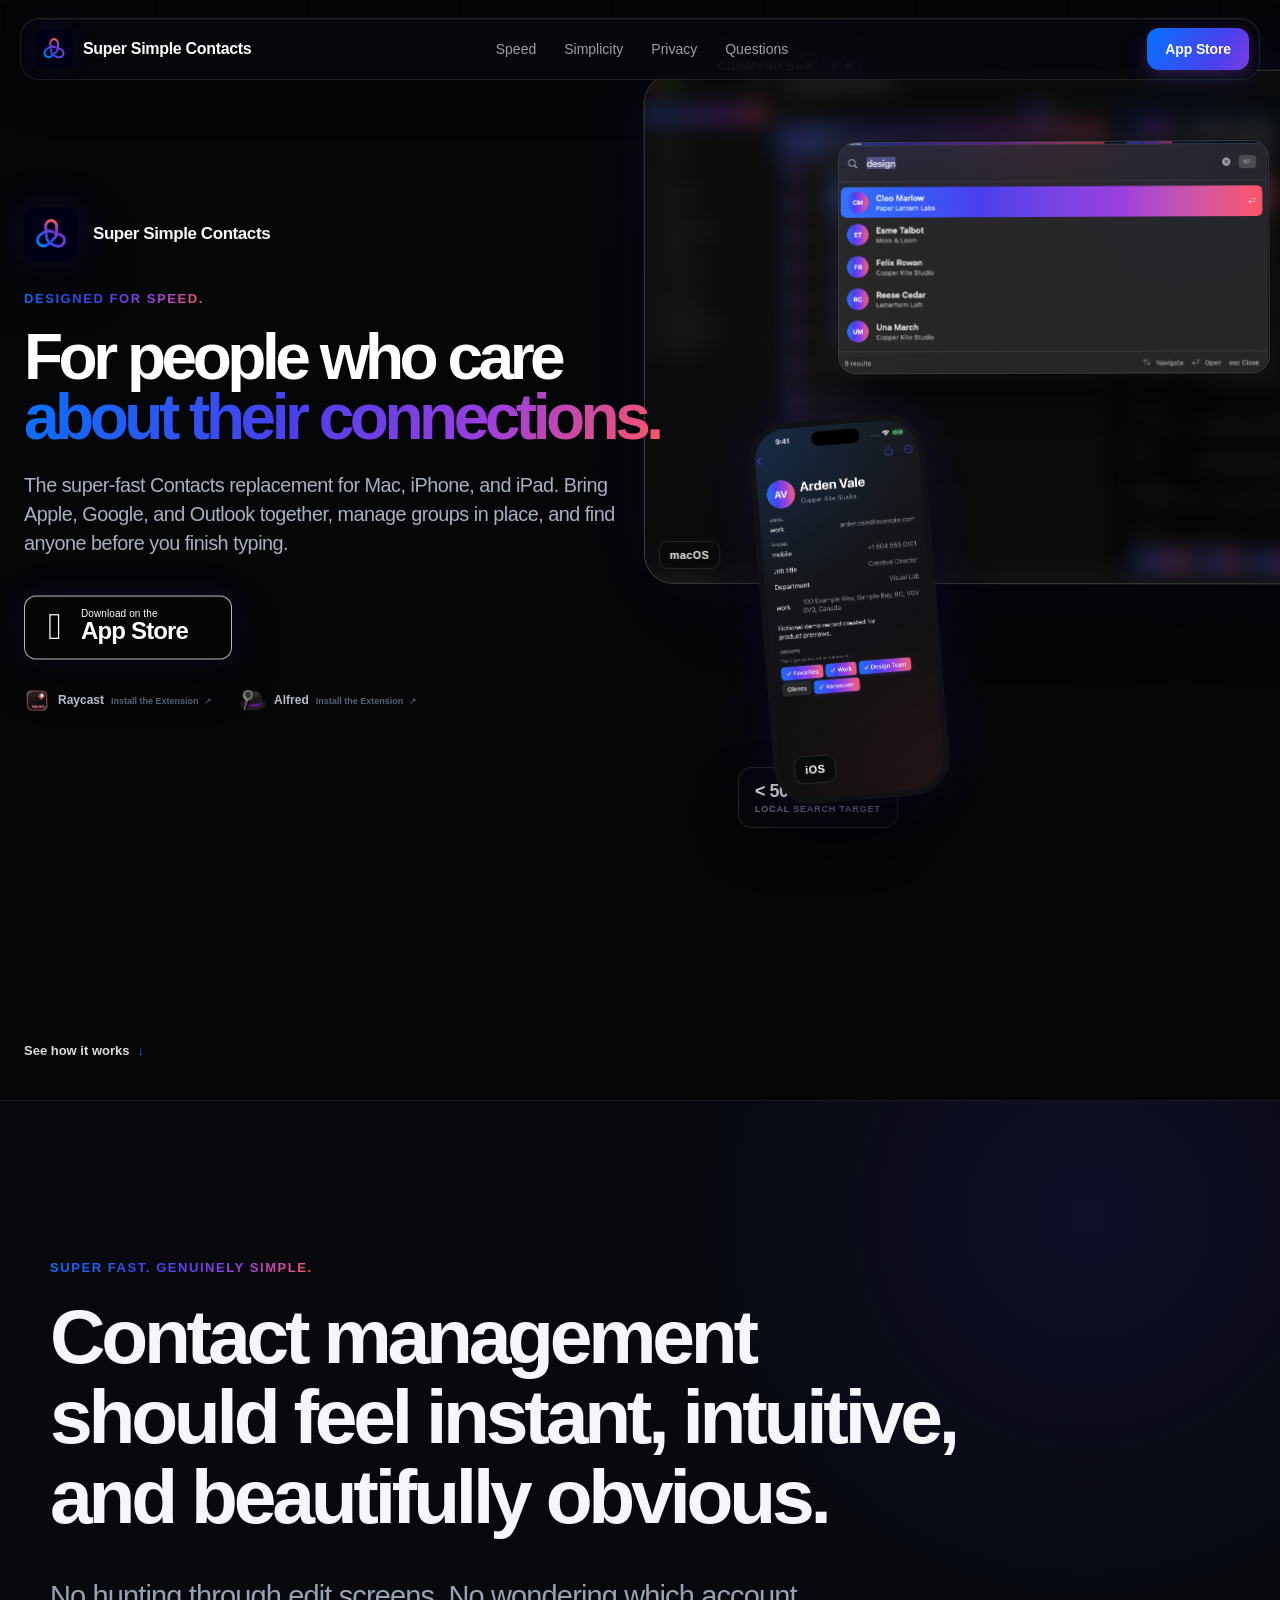
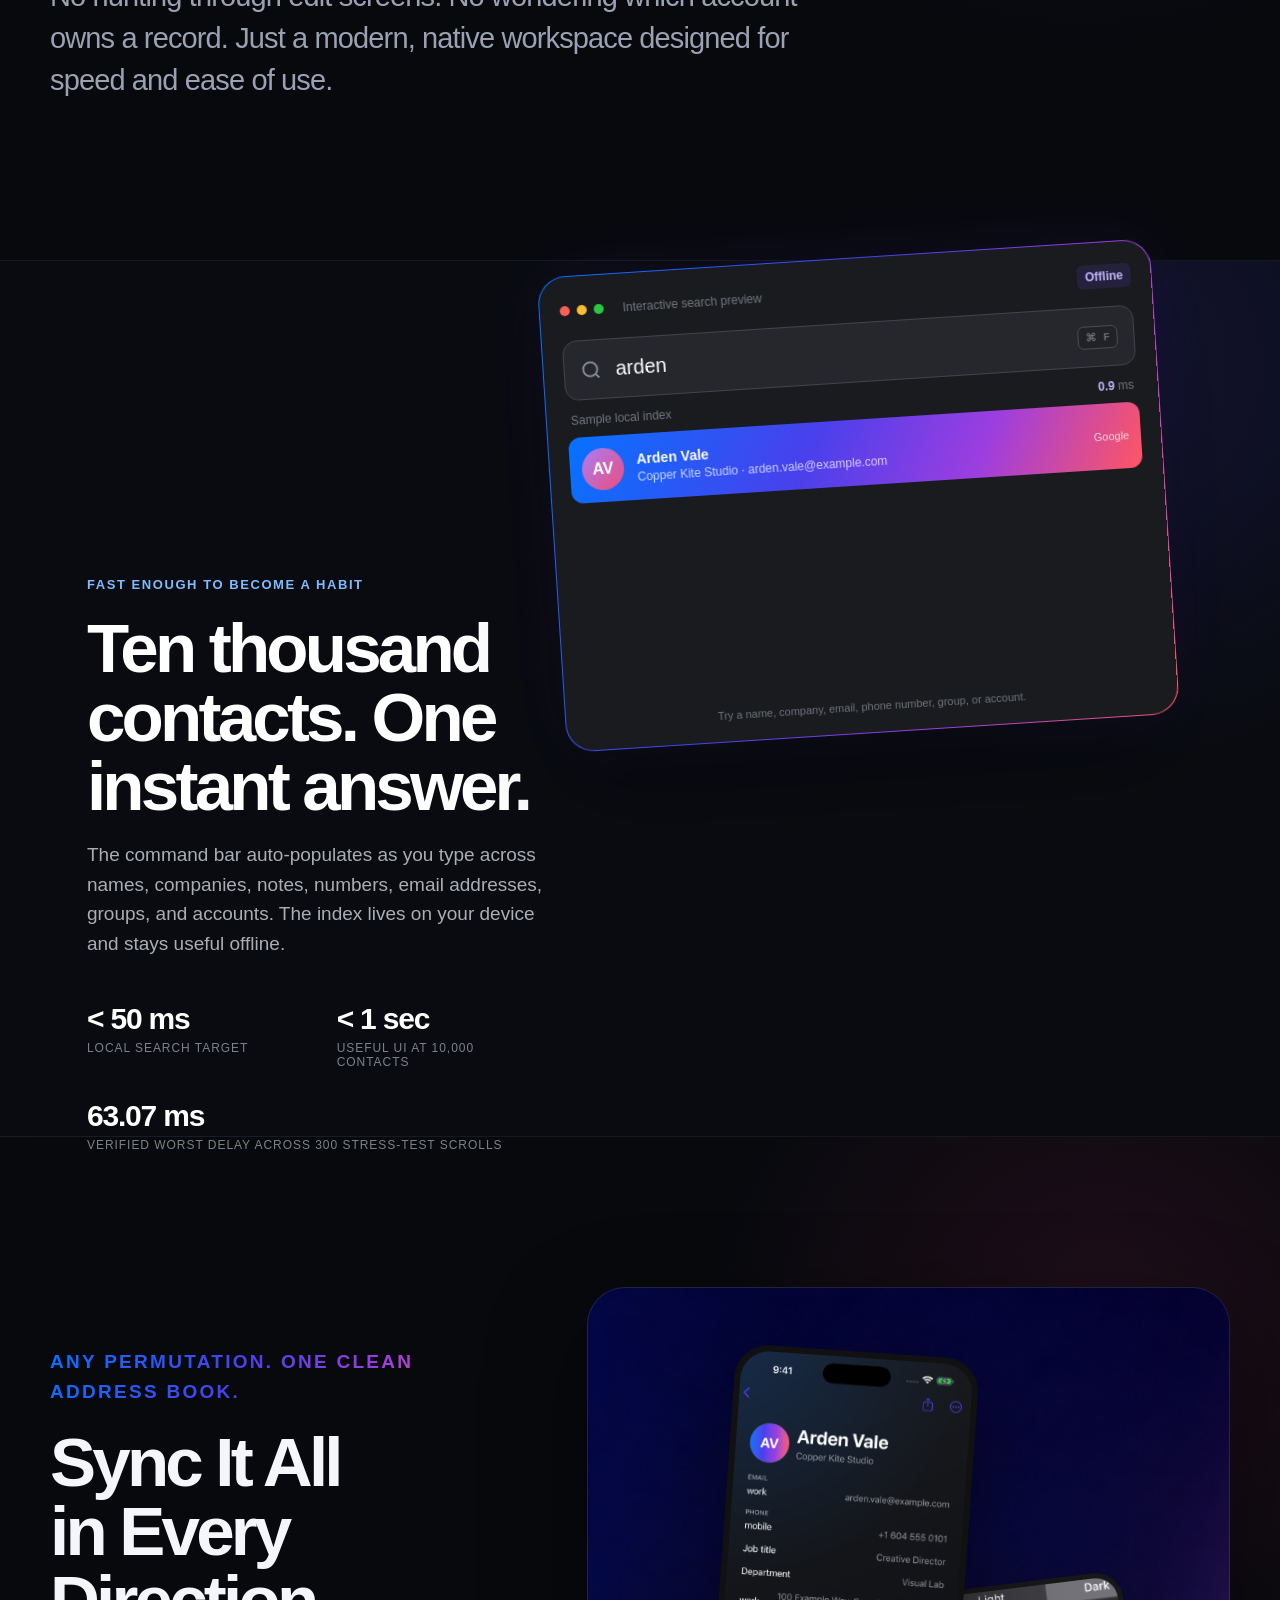
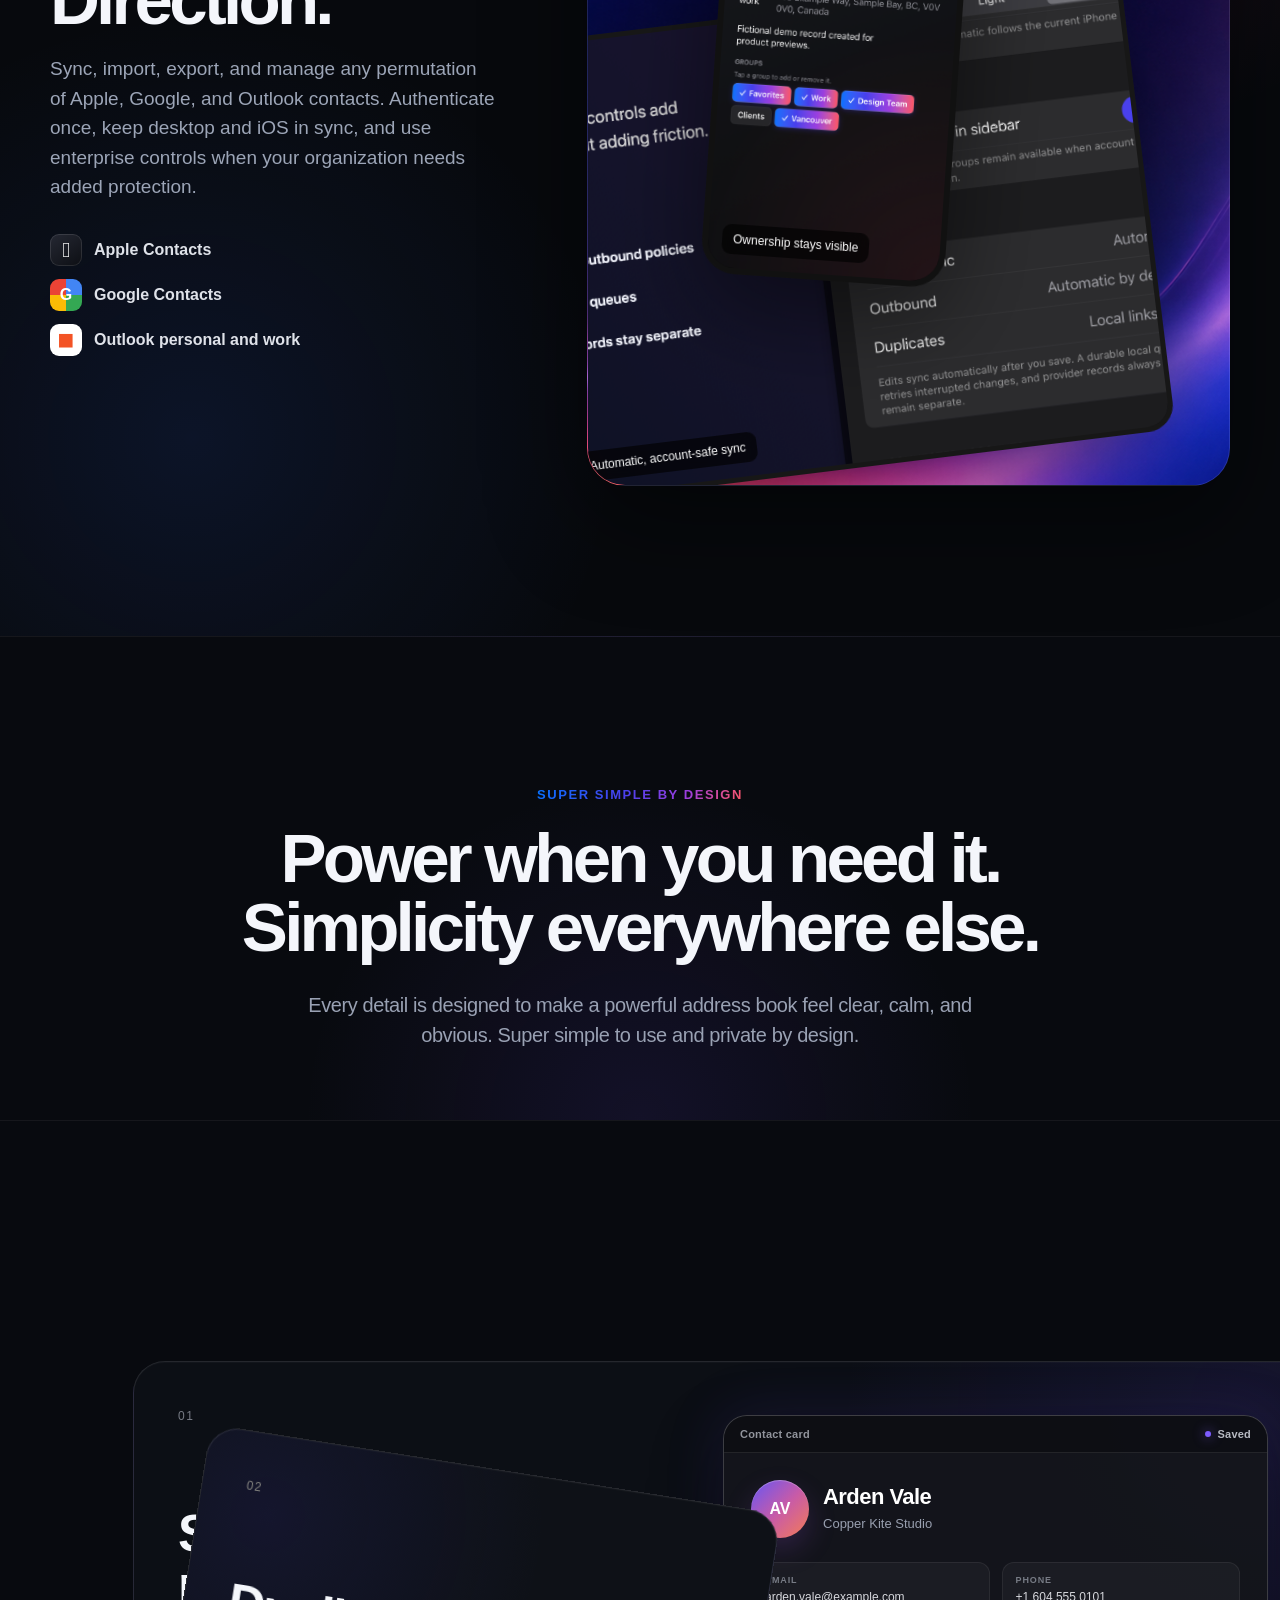
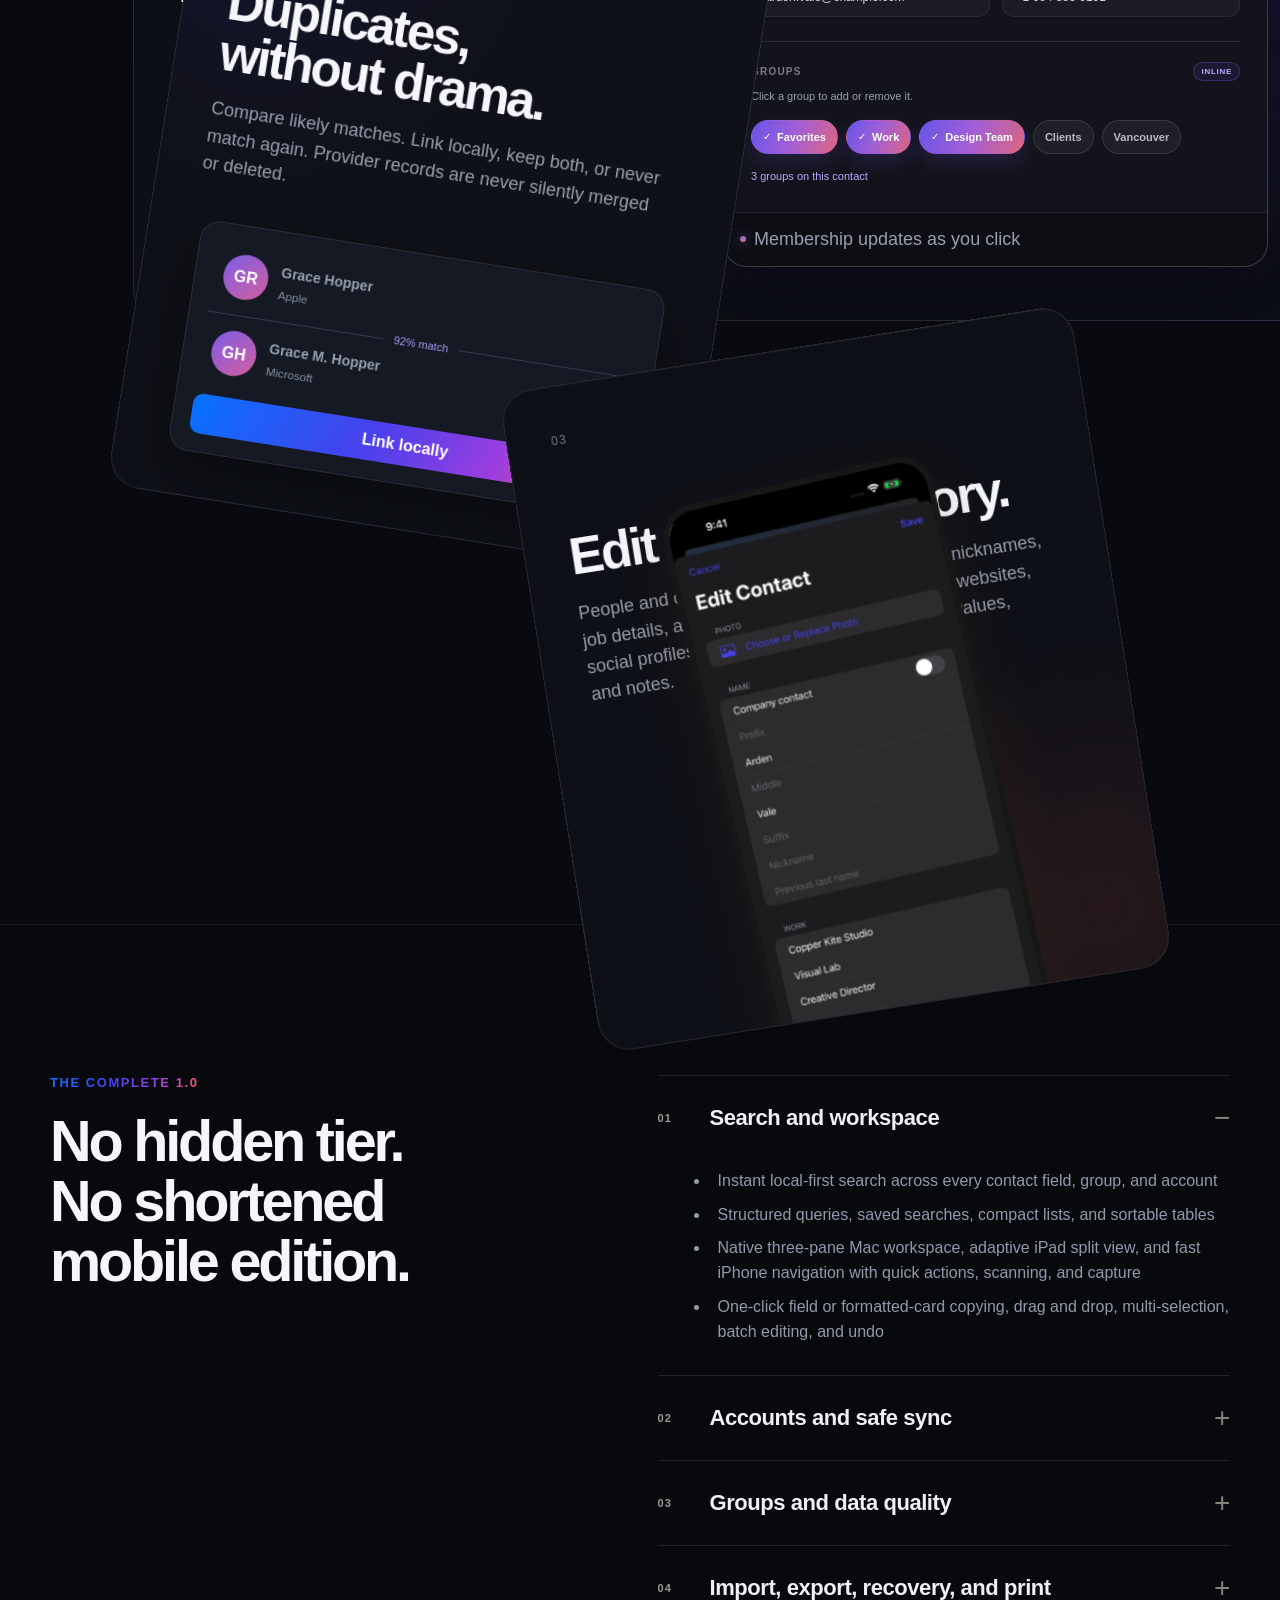
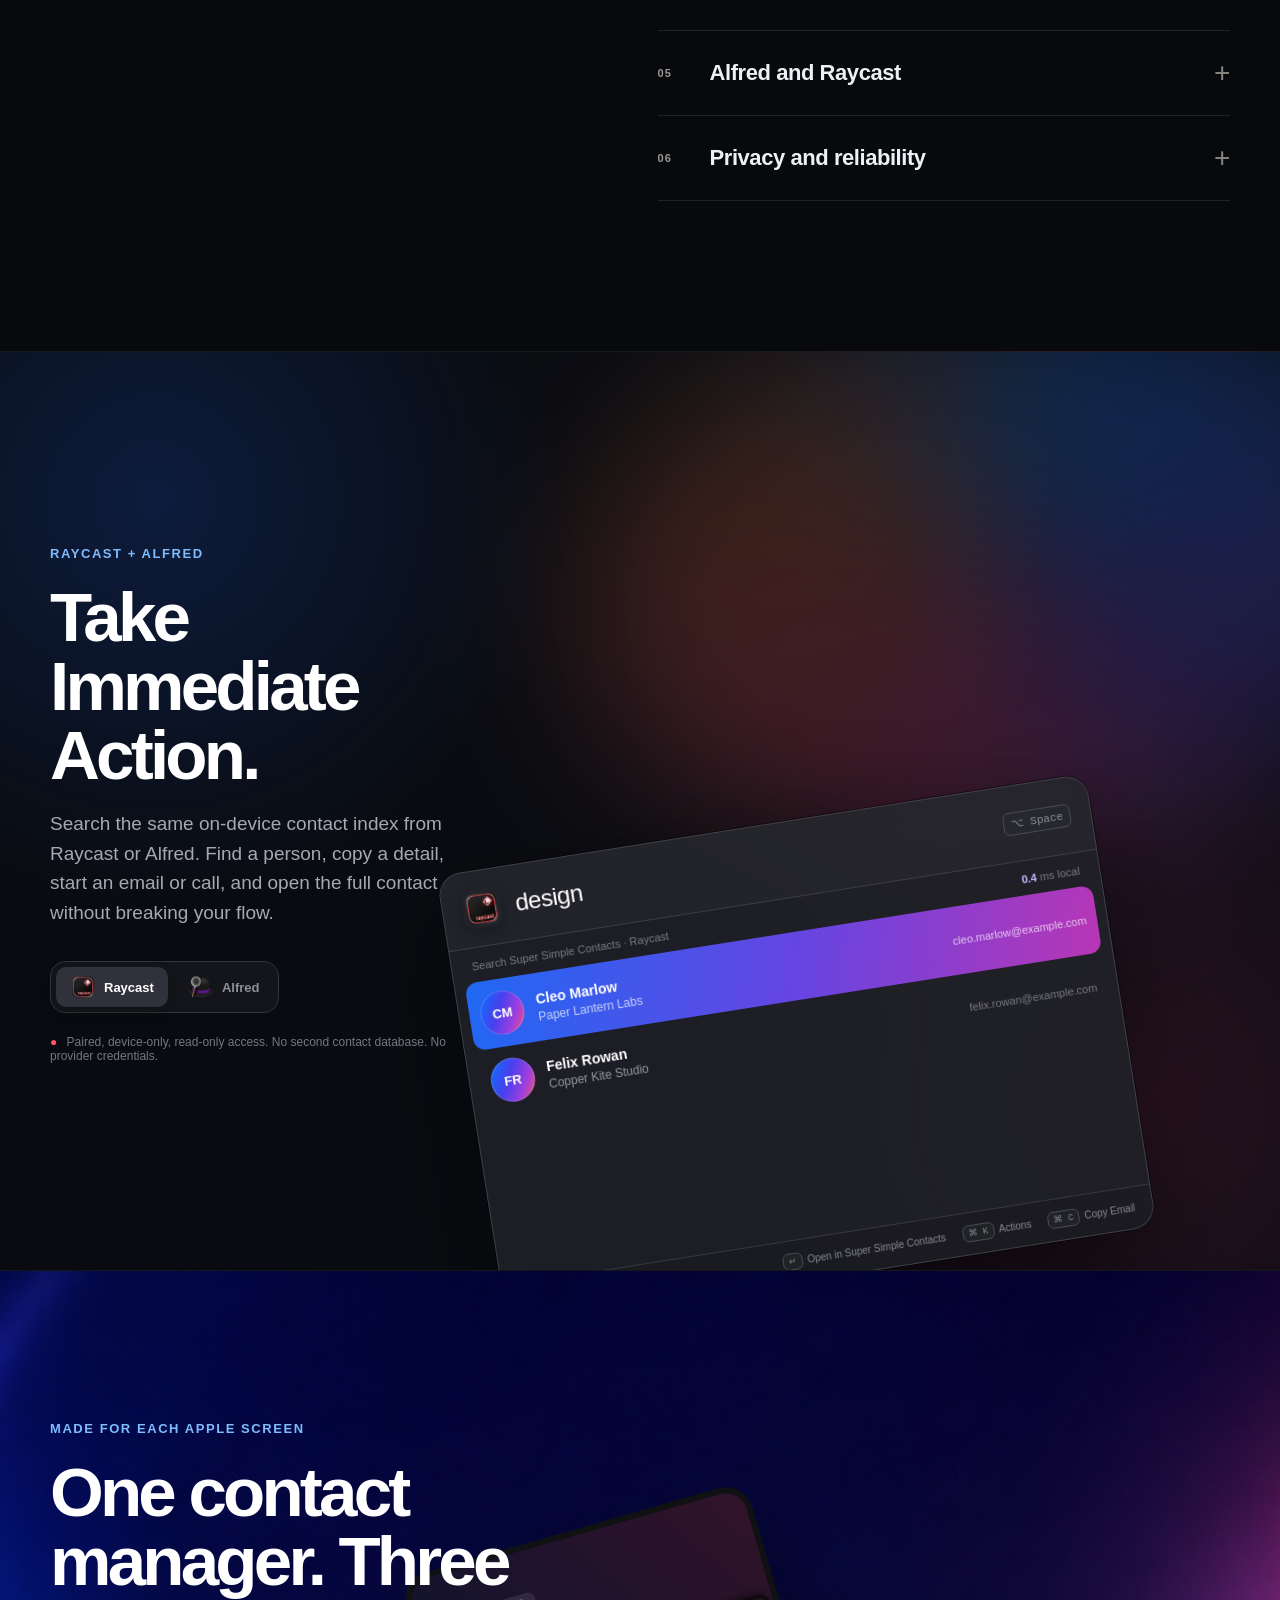
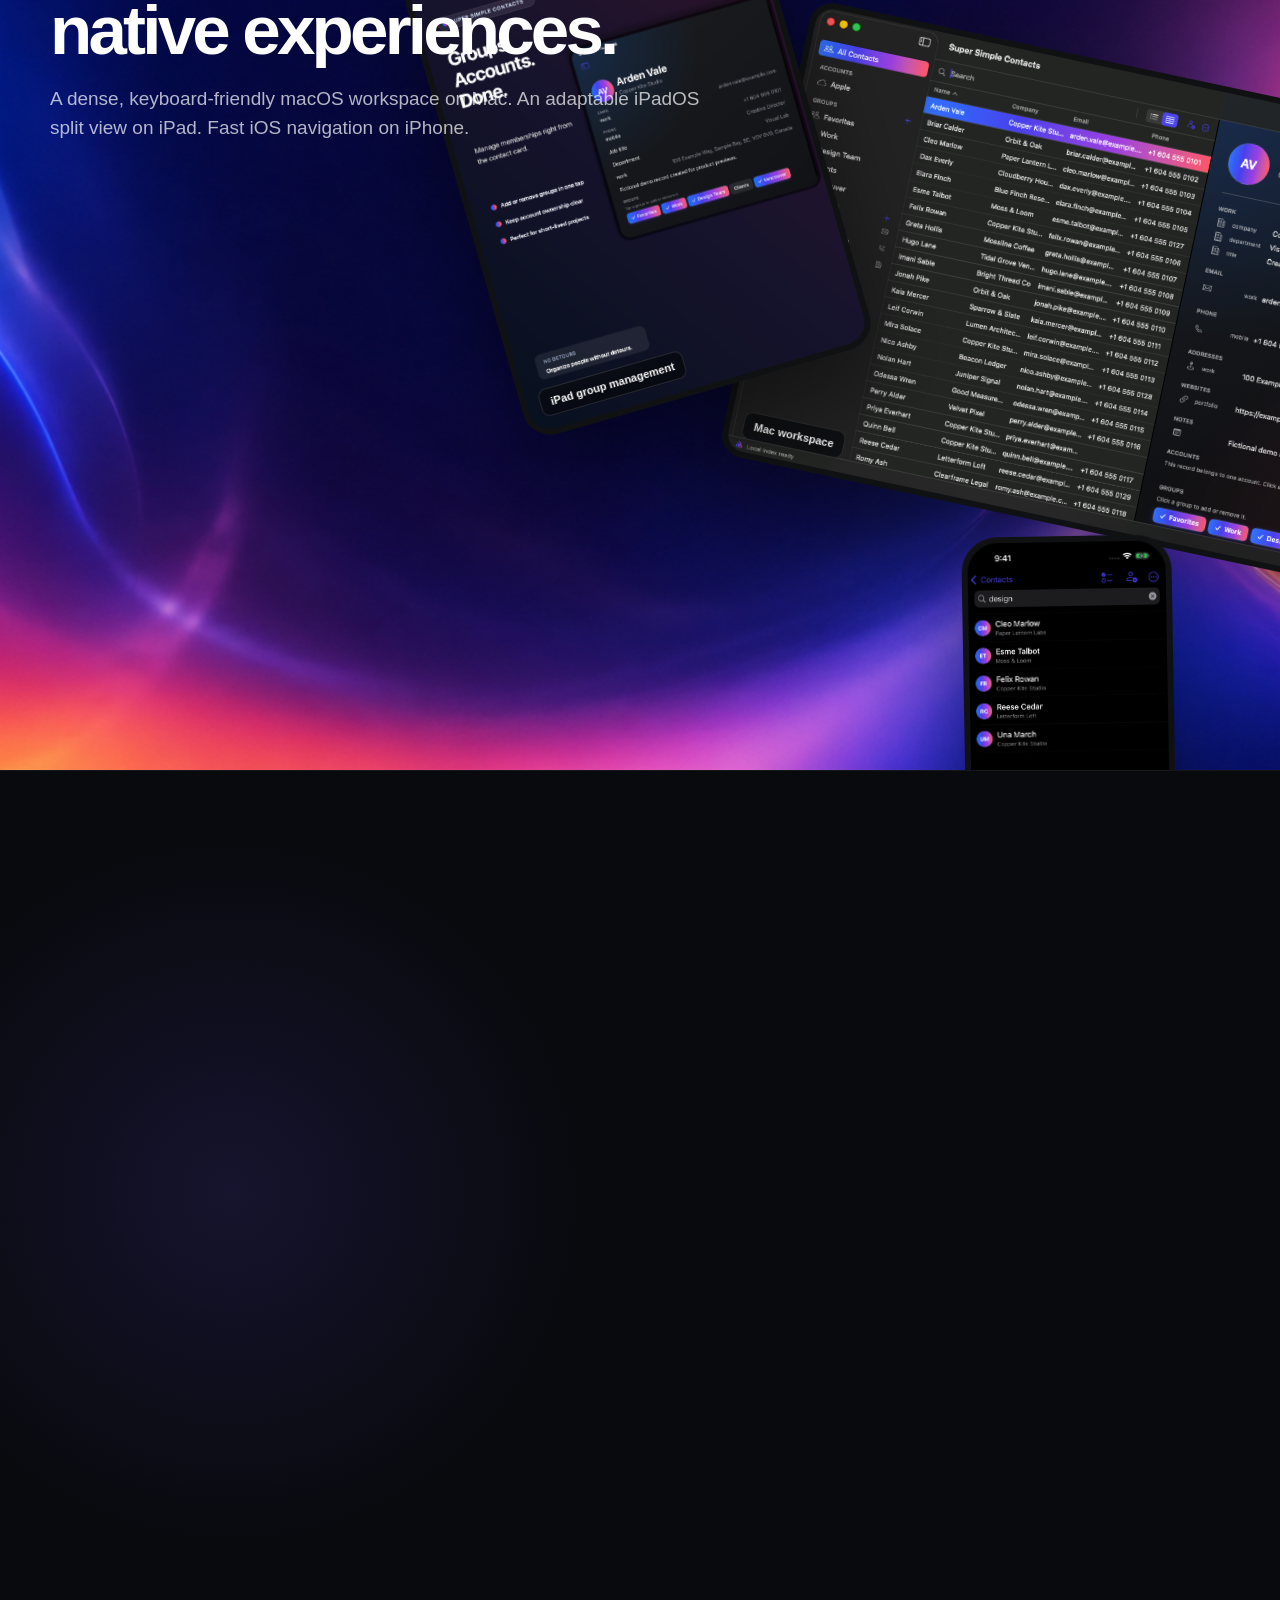
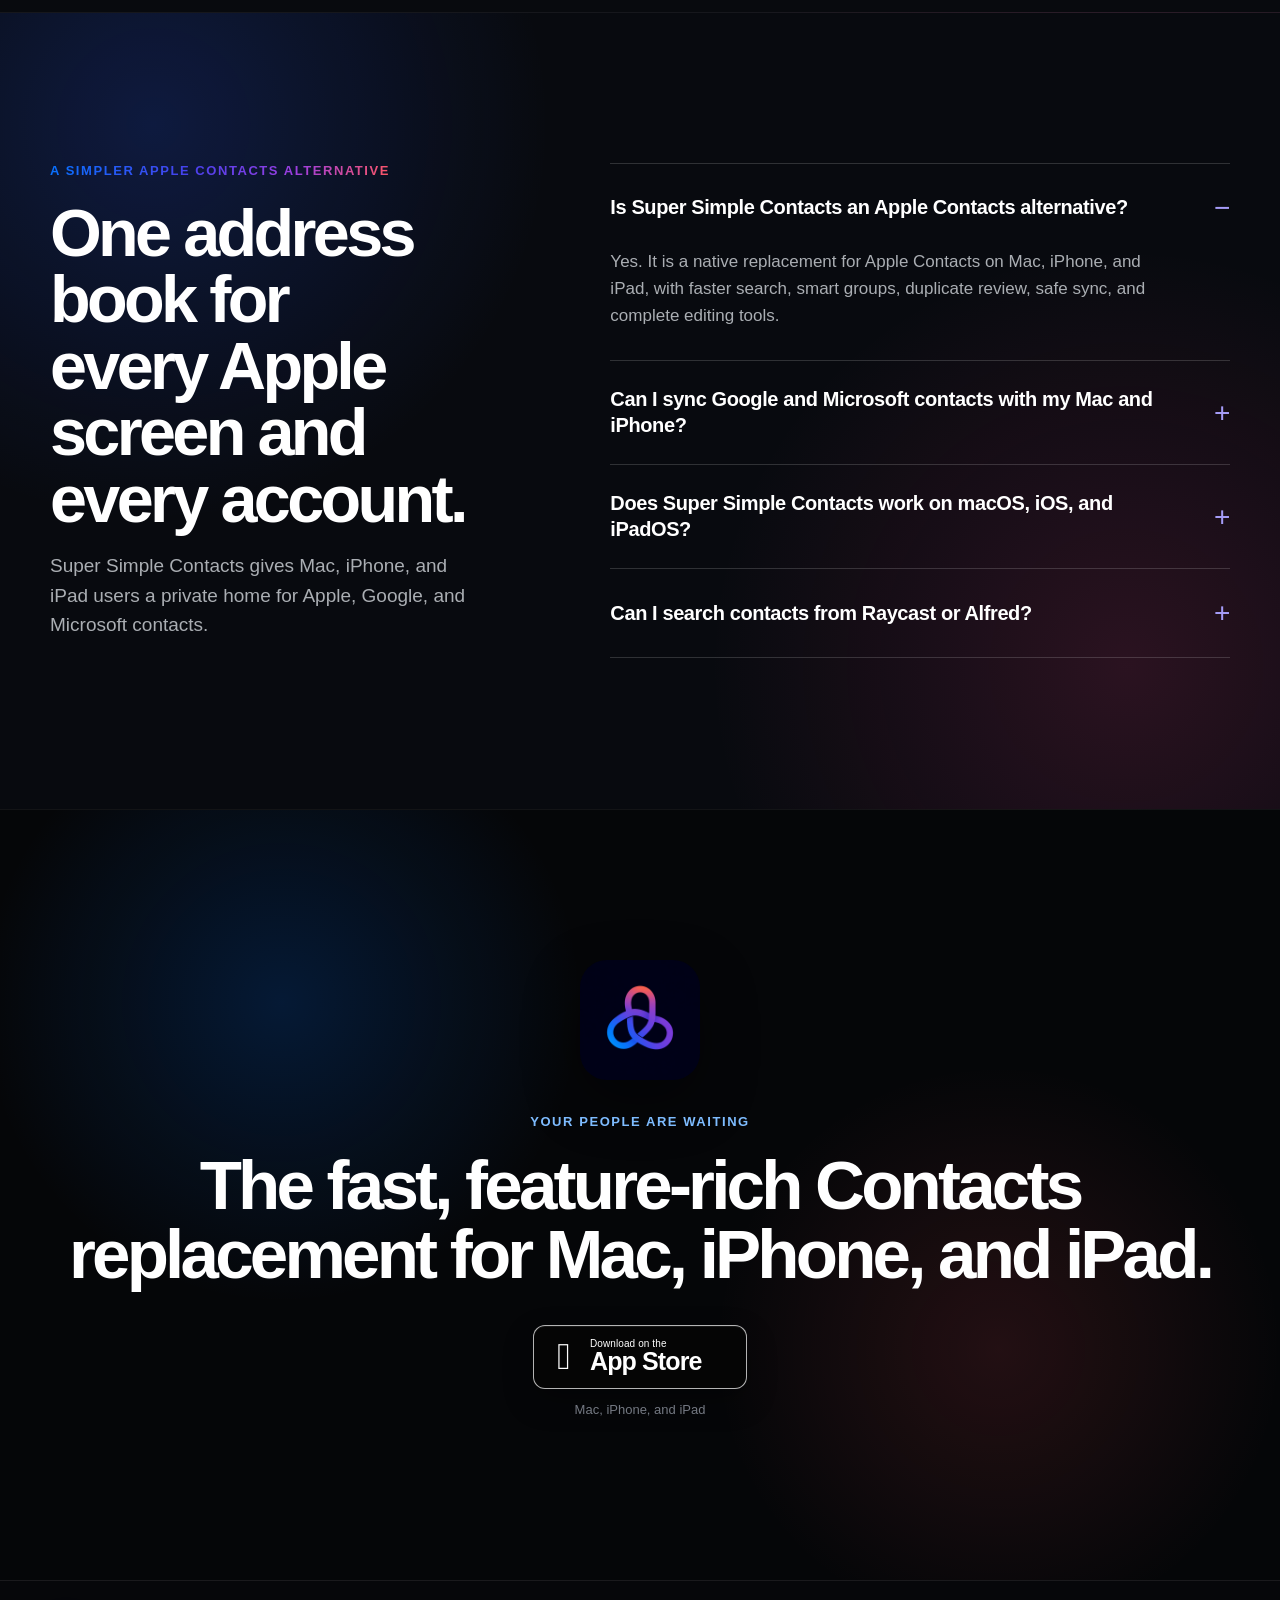
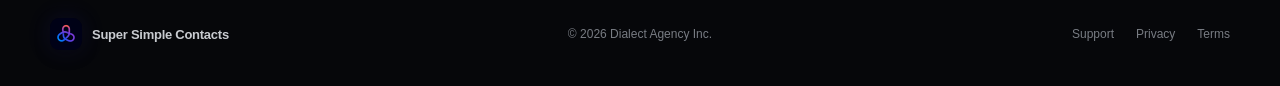
<file: index.html>
<!doctype html>
<html lang="en">
<head>
  <meta charset="utf-8">
  <meta name="viewport" content="width=device-width, initial-scale=1">
  <meta name="description" content="A fast, feature-rich Contacts replacement for Mac, iPhone, and iPad. Sync Apple, Google, and Microsoft contacts in every direction.">
  <meta name="author" content="Dialect Agency Inc.">
  <meta name="application-name" content="Super Simple Contacts">
  <meta name="apple-itunes-app" content="app-id=6790219748">
  <meta name="theme-color" content="#050817">
  <meta name="robots" content="index, follow, max-image-preview:large">
  <link rel="canonical" href="https://supersimplecontacts.com/">
  <link rel="alternate" hreflang="en" href="https://supersimplecontacts.com/">
  <link rel="alternate" hreflang="x-default" href="https://supersimplecontacts.com/">
  <title>Contacts Replacement for Mac, iPhone &amp; iPad | Super Simple Contacts</title>
  <meta property="og:type" content="website">
  <meta property="og:locale" content="en_US">
  <meta property="og:site_name" content="Super Simple Contacts">
  <meta property="og:title" content="Super Simple Contacts | Designed for Speed">
  <meta property="og:description" content="The fast, feature-rich Contacts replacement for Mac, iPhone, and iPad. Sync Apple, Google, and Microsoft contacts in every direction.">
  <meta property="og:url" content="https://supersimplecontacts.com/">
  <meta property="og:image" content="https://supersimplecontacts.com/assets/og-image-v4.png">
  <meta property="og:image:secure_url" content="https://supersimplecontacts.com/assets/og-image-v4.png">
  <meta property="og:image:type" content="image/png">
  <meta property="og:image:width" content="1200">
  <meta property="og:image:height" content="630">
  <meta property="og:image:alt" content="The Super Simple Contacts synchronicity mark and wordmark on a deep black background">
  <meta name="twitter:card" content="summary_large_image">
  <meta name="twitter:title" content="Super Simple Contacts | Designed for Speed">
  <meta name="twitter:description" content="The fast, feature-rich Contacts replacement for Mac, iPhone, and iPad. Sync Apple, Google, and Microsoft contacts in every direction.">
  <meta name="twitter:image" content="https://supersimplecontacts.com/assets/og-image-v4.png">
  <meta name="twitter:image:alt" content="The Super Simple Contacts synchronicity mark and wordmark on a deep black background">
  <link rel="icon" type="image/png" sizes="32x32" href="/assets/favicon-32.png">
  <link rel="apple-touch-icon" sizes="180x180" href="/assets/apple-touch-icon.png">
  <link rel="manifest" href="/site.webmanifest">
  <link rel="stylesheet" href="styles.css?v=20260716g">
  <script type="application/ld+json">
  {
    "@context": "https://schema.org",
    "@graph": [
      {
        "@type": "WebSite",
        "@id": "https://supersimplecontacts.com/#website",
        "url": "https://supersimplecontacts.com/",
        "name": "Super Simple Contacts",
        "description": "A fast, feature-rich Contacts replacement for Mac, iPhone, and iPad.",
        "inLanguage": "en",
        "publisher": { "@id": "https://supersimplecontacts.com/#organization" }
      },
      {
        "@type": "Organization",
        "@id": "https://supersimplecontacts.com/#organization",
        "name": "Dialect Agency Inc.",
        "url": "https://supersimplecontacts.com/",
        "logo": {
          "@type": "ImageObject",
          "url": "https://supersimplecontacts.com/assets/icon-512.png",
          "width": 512,
          "height": 512
        }
      },
      {
        "@type": "SoftwareApplication",
        "@id": "https://supersimplecontacts.com/#app",
        "name": "Super Simple Contacts",
        "url": "https://supersimplecontacts.com/",
        "downloadUrl": "https://apps.apple.com/app/id6790219748",
        "image": "https://supersimplecontacts.com/assets/icon-512.png",
        "screenshot": [
          "https://supersimplecontacts.com/assets/screenshots/mac-workspace.png",
          "https://supersimplecontacts.com/assets/screenshots/mac-search.png",
          "https://supersimplecontacts.com/assets/screenshots/mac-table.png",
          "https://supersimplecontacts.com/assets/screenshots/mac-bulk-actions.png",
          "https://supersimplecontacts.com/assets/screenshots/iphone-search.png",
          "https://supersimplecontacts.com/assets/screenshots/iphone-rich-contact.png",
          "https://supersimplecontacts.com/assets/screenshots/iphone-command-search.png",
          "https://supersimplecontacts.com/assets/screenshots/ipad-group-management.png"
        ],
        "applicationCategory": "ProductivityApplication",
        "applicationSubCategory": "Contacts replacement and address book",
        "operatingSystem": "macOS 15 or later, iOS 18 or later, iPadOS 18 or later",
        "softwareVersion": "1.0",
        "description": "A fast, feature-rich Contacts replacement for Mac, iPhone, and iPad with Apple Contacts integration plus Google Contacts and Microsoft contact sync.",
        "featureList": [
          "Instant on-device contact search",
          "Inline group membership editing on contact cards",
          "Apple Contacts integration",
          "Google Contacts sync",
          "Microsoft personal and work contact sync",
          "Smart groups and saved searches",
          "Duplicate contact review",
          "Raycast and Alfred contact search",
          "vCard and CSV import and export"
        ],
        "author": { "@id": "https://supersimplecontacts.com/#organization" }
      },
      {
        "@type": "FAQPage",
        "@id": "https://supersimplecontacts.com/#faq",
        "mainEntity": [
          {
            "@type": "Question",
            "name": "Is Super Simple Contacts an Apple Contacts alternative?",
            "acceptedAnswer": {
              "@type": "Answer",
              "text": "Yes. Super Simple Contacts is a native replacement for Apple Contacts on Mac, iPhone, and iPad, with faster search, smart groups, duplicate review, safe sync, and complete editing tools."
            }
          },
          {
            "@type": "Question",
            "name": "Can I sync Google and Microsoft contacts with my Mac and iPhone?",
            "acceptedAnswer": {
              "@type": "Answer",
              "text": "Yes. Super Simple Contacts supports multiple Google Contacts accounts and Microsoft personal and work accounts alongside Apple Contacts. Account ownership stays visible and saved changes sync automatically with the account that owns them."
            }
          },
          {
            "@type": "Question",
            "name": "Does Super Simple Contacts work on macOS, iOS, and iPadOS?",
            "acceptedAnswer": {
              "@type": "Answer",
              "text": "Yes. Super Simple Contacts has native experiences for Mac, iPhone, and iPad."
            }
          },
          {
            "@type": "Question",
            "name": "Can I search contacts from Raycast or Alfred?",
            "acceptedAnswer": {
              "@type": "Answer",
              "text": "Yes. Optional, access-key-protected Raycast and Alfred integrations search the same on-device contact index so you can find a person, copy a detail, start an email or call, and open a contact from your Mac launcher."
            }
          }
        ]
      }
    ]
  }
  </script>
</head>
<body class="is-loading">
  <div class="site-loader" data-site-loader role="status" aria-label="Loading Super Simple Contacts">
    <div class="site-loader-animation" data-sync-pulse aria-hidden="true"></div>
    <span class="sr-only">Loading Super Simple Contacts</span>
  </div>
  <a class="skip-link" href="#main">Skip to content</a>
  <header class="site-header" data-header>
    <a class="brand" href="#top" aria-label="Super Simple Contacts home">
      <img src="assets/app-icon-sync.png" alt="" width="38" height="38">
      <span>Super Simple Contacts</span>
    </a>
    <nav aria-label="Primary navigation">
      <a href="#speed">Speed</a>
      <a href="#simplicity">Simplicity</a>
      <a href="#privacy">Privacy</a>
      <a href="#questions">Questions</a>
    </nav>
    <a class="button button-small" href="https://apps.apple.com/app/id6790219748" target="_blank" rel="noopener noreferrer">App Store</a>
  </header>

  <main id="main">
    <section class="hero" id="top">
      <div class="hero-copy reveal" data-parallax="-0.07">
        <div class="hero-mark" aria-label="Simple">
          <img src="assets/app-icon-sync.png" alt="" width="72" height="72">
          <span>Super Simple Contacts</span>
        </div>
        <p class="eyebrow">Designed for Speed.</p>
        <h1><span class="hero-line hero-line-primary">For people who care</span> <span class="hero-line">about their connections.</span></h1>
        <p class="lede">The super-fast Contacts replacement for Mac, iPhone, and iPad. Bring Apple, Google, and Outlook together, manage groups in place, and find anyone before you finish typing.</p>
        <div class="hero-actions">
          <a class="app-store-badge" href="https://apps.apple.com/app/id6790219748" target="_blank" rel="noopener noreferrer" aria-label="Download Super Simple Contacts on the App Store">
            <span class="apple-glyph" aria-hidden="true"></span>
            <span><small>Download on the</small><strong>App Store</strong></span>
          </a>
        </div>
        <div class="hero-launcher-badges" aria-label="Launcher extensions">
          <span class="launcher-extension" role="link" aria-disabled="true" title="Extension link coming soon">
            <img src="assets/raycast-icon.png" alt="" width="42" height="42">
            <span><strong>Raycast</strong><small>Install the Extension <i aria-hidden="true">↗</i></small></span>
          </span>
          <span class="launcher-extension" role="link" aria-disabled="true" title="Extension link coming soon">
            <img src="assets/alfred-icon.png" alt="" width="42" height="42">
            <span><strong>Alfred</strong><small>Install the Extension <i aria-hidden="true">↗</i></small></span>
          </span>
        </div>
      </div>
      <div class="hero-visual reveal" aria-label="Super Simple Contacts command bar shown on Mac with a contact card floating above it on iPhone">
        <div class="hero-stage">
          <div class="hero-stage-label"><span>Command Bar</span><kbd>⌘ F</kbd></div>
          <div class="device device-mac" data-parallax="-0.12" data-parallax-x="-0.025" data-parallax-rotate="-0.0015">
            <img class="device-screen-background" src="assets/screenshots/mac-search.png" alt="Auto-populated command bar search in Super Simple Contacts on Mac" width="1280" height="800" fetchpriority="high">
            <div class="hero-command-focus" aria-hidden="true">
              <img src="assets/screenshots/mac-search.png" alt="" width="1280" height="800">
            </div>
            <span class="device-platform">macOS</span>
          </div>
          <div class="hero-speed-chip"><strong>&lt; 50 ms</strong><span>local search target</span></div>
        </div>
        <div class="device device-phone" data-parallax="0.34" data-parallax-x="-0.055" data-parallax-rotate="0.009">
          <img src="assets/screenshots/iphone-rich-contact.png" alt="Rich contact details in Super Simple Contacts on iPhone" width="1320" height="2868" fetchpriority="high">
          <span class="device-platform">iOS</span>
        </div>
      </div>
      <a class="hero-scroll-cue text-link" href="#speed">See how it works <span aria-hidden="true">↓</span></a>
    </section>

    <section class="manifesto section-pad">
      <p class="section-kicker reveal">Super fast. Genuinely simple.</p>
      <h2 class="manifesto-line reveal">Contact management should feel instant, intuitive, and beautifully obvious.</h2>
      <p class="manifesto-body reveal">No hunting through edit screens. No wondering which account owns a record. Just a modern, native workspace designed for speed and ease of use.</p>
    </section>

    <section class="speed-section section-pad" id="speed">
      <div class="speed-copy reveal" data-parallax="-0.09" data-parallax-x="-0.02">
        <p class="section-kicker light">Fast enough to become a habit</p>
        <h2>Ten thousand contacts. One instant answer.</h2>
        <p>The command bar auto-populates as you type across names, companies, notes, numbers, email addresses, groups, and accounts. The index lives on your device and stays useful offline.</p>
        <div class="performance">
          <div><strong>&lt; 50 ms</strong><span>local search target</span></div>
          <div><strong>&lt; 1 sec</strong><span>useful UI at 10,000 contacts</span></div>
          <div><strong>63.07 ms</strong><span>verified worst delay across 300 stress-test scrolls</span></div>
        </div>
      </div>
      <div class="search-demo reveal" data-search-demo data-parallax="0.11" data-parallax-x="0.035" data-parallax-rotate="0.002">
        <div class="demo-topbar">
          <span class="demo-dot red"></span><span class="demo-dot yellow"></span><span class="demo-dot green"></span>
          <span class="demo-title">Interactive search preview</span>
          <span class="demo-status">Offline</span>
        </div>
        <label class="search-box">
          <svg aria-hidden="true" viewBox="0 0 24 24"><path d="m21 21-4.35-4.35m2.35-5.65a8 8 0 1 1-16 0 8 8 0 0 1 16 0Z"/></svg>
          <span class="sr-only">Search sample contacts</span>
          <input type="search" value="arden" autocomplete="off" spellcheck="false" aria-describedby="result-time">
          <kbd>⌘ F</kbd>
        </label>
        <div class="demo-meta"><span>Sample local index</span><span id="result-time"><b data-time>8.4</b> ms</span></div>
        <div class="results" aria-live="polite"></div>
        <p class="demo-note">Try a name, company, email, phone number, group, or account.</p>
      </div>
    </section>

    <section class="account-section section-pad">
      <div class="sticky-copy">
        <p class="section-kicker">Any permutation. One clean address book.</p>
        <h2>Sync It All in Every Direction.</h2>
        <p>Sync, import, export, and manage any permutation of Apple, Google, and Outlook contacts. Authenticate once, keep desktop and iOS in sync, and use enterprise controls when your organization needs added protection.</p>
        <div class="provider-list" aria-label="Supported accounts">
          <span><i class="provider apple" aria-hidden="true"></i> Apple Contacts</span>
          <span><i class="provider google">G</i> Google Contacts</span>
          <span><i class="provider microsoft">■</i> Outlook personal and work</span>
        </div>
      </div>
      <div class="account-visuals">
        <figure class="floating-shot shot-one" data-parallax="-0.19" data-parallax-x="0.04" data-parallax-rotate="0.006">
          <img src="assets/screenshots/03-sync-safety.png" alt="Account sync safety controls on iPad" loading="lazy">
          <figcaption>Automatic, account-safe sync</figcaption>
        </figure>
        <figure class="floating-shot shot-two" data-parallax="0.26" data-parallax-x="-0.07" data-parallax-rotate="-0.01">
          <img src="assets/screenshots/iphone-rich-contact.png" alt="A complete contact card on iPhone" loading="lazy">
          <figcaption>Ownership stays visible</figcaption>
        </figure>
      </div>
    </section>

    <section class="feature-intro section-pad" id="simplicity">
      <p class="section-kicker reveal">Super simple by design</p>
      <h2 class="reveal">Power when you need it. Simplicity everywhere else.</h2>
      <p class="feature-intro-copy reveal">Every detail is designed to make a powerful address book feel clear, calm, and obvious. Super simple to use and private by design.</p>
    </section>

    <section class="feature-story section-pad">
      <article class="feature-card feature-card-wide reveal" data-parallax="-0.08" data-parallax-x="-0.02">
        <div class="feature-copy">
          <span class="feature-number">01</span>
          <h3>Simple group management, right from the contact card.</h3>
          <p>Add or remove contacts from groups and accounts without leaving the card. Spin up ephemeral project groups, organize a team, then move on without losing context.</p>
        </div>
        <div class="inline-groups-demo" data-inline-groups>
          <div class="contact-card-toolbar">
            <span>Contact card</span>
            <span class="contact-save-state"><i aria-hidden="true"></i> Saved</span>
          </div>
          <div class="inline-contact">
            <div class="inline-contact-identity">
              <span class="inline-contact-avatar" aria-hidden="true">AV</span>
              <div>
                <h4>Arden Vale</h4>
                <p>Copper Kite Studio</p>
              </div>
            </div>
            <dl class="inline-contact-details">
              <div><dt>Email</dt><dd>arden.vale@example.com</dd></div>
              <div><dt>Phone</dt><dd>+1 604 555 0101</dd></div>
            </dl>
            <div class="inline-group-editor">
              <div class="inline-group-heading">
                <span>Groups</span>
                <small>Inline</small>
              </div>
              <p>Click a group to add or remove it.</p>
              <div class="inline-group-pills" aria-label="Group membership">
                <button type="button" aria-pressed="true" data-group-toggle="Favorites"><span aria-hidden="true">✓</span> Favorites</button>
                <button type="button" aria-pressed="true" data-group-toggle="Work"><span aria-hidden="true">✓</span> Work</button>
                <button type="button" aria-pressed="true" data-group-toggle="Design Team"><span aria-hidden="true">✓</span> Design Team</button>
                <button type="button" aria-pressed="false" data-group-toggle="Clients"><span aria-hidden="true">✓</span> Clients</button>
                <button type="button" aria-pressed="false" data-group-toggle="Vancouver"><span aria-hidden="true">✓</span> Vancouver</button>
              </div>
              <p class="inline-group-status" data-group-status role="status" aria-live="polite">3 groups on this contact</p>
            </div>
          </div>
          <p class="inline-demo-note"><span aria-hidden="true"></span> Membership updates as you click</p>
        </div>
      </article>

      <article class="feature-card duplicate-card reveal" data-parallax="0.14" data-parallax-x="-0.025" data-parallax-rotate="-0.003">
        <span class="feature-number">02</span>
        <h3>Duplicates, without drama.</h3>
        <p>Compare likely matches. Link locally, keep both, or never match again. Provider records are never silently merged or deleted.</p>
        <div class="duplicate-ui">
          <div class="person"><span>GR</span><p><strong>Grace Hopper</strong><small>Apple</small></p></div>
          <div class="match-line"><span>92% match</span></div>
          <div class="person"><span>GH</span><p><strong>Grace M. Hopper</strong><small>Microsoft</small></p></div>
          <button type="button">Link locally</button>
        </div>
      </article>

      <article class="feature-card edit-card reveal" data-parallax="-0.12" data-parallax-x="0.025" data-parallax-rotate="0.003">
        <span class="feature-number">03</span>
        <h3>Edit the whole story.</h3>
        <p>People and companies, custom labels, photos, nicknames, job details, addresses, birthdays, relationships, websites, social profiles, messaging accounts, preferred values, and notes.</p>
        <div class="mini-device" data-parallax="0.24" data-parallax-x="0.05" data-parallax-rotate="0.008">
          <img src="assets/screenshots/iphone-editor.png" alt="Complete contact editor on iPhone" loading="lazy">
        </div>
      </article>
    </section>

    <section class="all-features section-pad">
      <div class="all-features-heading">
        <p class="section-kicker">The complete 1.0</p>
        <h2>No hidden tier. No shortened mobile edition.</h2>
      </div>
      <div class="feature-list">
        <details open>
          <summary><span>01</span> Search and workspace</summary>
          <ul>
            <li>Instant local-first search across every contact field, group, and account</li>
            <li>Structured queries, saved searches, compact lists, and sortable tables</li>
            <li>Native three-pane Mac workspace, adaptive iPad split view, and fast iPhone navigation with quick actions, scanning, and capture</li>
            <li>One-click field or formatted-card copying, drag and drop, multi-selection, batch editing, and undo</li>
          </ul>
        </details>
        <details>
          <summary><span>02</span> Accounts and safe sync</summary>
          <ul>
            <li>Apple Contacts integration</li>
            <li>Multiple Google Contacts accounts through the Google People API</li>
            <li>Multiple Outlook personal and work accounts through Microsoft Graph</li>
            <li>Authenticate once and keep Mac, iPhone, and iPad in sync asynchronously</li>
            <li>Enterprise sync management with reviewed outbound publishing, durable retries, conflict review, status, and diagnostics</li>
            <li>Clear ownership rules, per-account outbound policies, and queued edits that survive incoming refreshes</li>
          </ul>
        </details>
        <details>
          <summary><span>03</span> Groups and data quality</summary>
          <ul>
            <li>Add or remove group membership inline from any contact card on Mac, iPhone, and iPad</li>
            <li>Standard groups, nested smart-group rules, and saved searches</li>
            <li>Drag-and-drop and bulk group membership changes</li>
            <li>Reviewable duplicate detection with local-link, keep-both, and never-match decisions</li>
            <li>Import validation, data-quality warnings, and safe cleanup previews</li>
          </ul>
        </details>
        <details>
          <summary><span>04</span> Import, export, recovery, and print</summary>
          <ul>
            <li>vCard and CSV import with preview, field mapping, validation, duplicate detection, and destination selection</li>
            <li>vCard, configurable CSV, and formatted-text export</li>
            <li>Recently Deleted with restore and recoverable bulk operations</li>
            <li>Contact sheets, labels, and envelope printing on Mac</li>
          </ul>
        </details>
        <details>
          <summary><span>05</span> Alfred and Raycast</summary>
          <ul>
            <li>Search the same on-device contact index from either launcher</li>
            <li>Preview results, copy a preferred detail, start an email or call, and open the selected contact</li>
            <li>Separate access keys protect the read-only connection to each launcher</li>
            <li>No second contact database and no access to provider credentials</li>
          </ul>
        </details>
        <details>
          <summary><span>06</span> Privacy and reliability</summary>
          <ul>
            <li>Offline search and local-first editing that never waits on a network request</li>
            <li>Persistent OAuth credentials in Keychain and encrypted provider traffic sent directly to the provider you choose</li>
            <li>Private iCloud sync for supported app metadata such as smart groups and link decisions</li>
            <li>Light, Dark, and Automatic appearance across Mac, iPhone, and iPad</li>
            <li>No ads, tracking, analytics SDKs, or contact-data sales</li>
          </ul>
        </details>
      </div>
    </section>

    <section class="launcher-section section-pad" id="launchers">
      <div class="launcher-copy reveal">
        <p class="section-kicker light">Raycast + Alfred</p>
        <h2>Take Immediate Action.</h2>
        <p>Search the same on-device contact index from Raycast or Alfred. Find a person, copy a detail, start an email or call, and open the full contact without breaking your flow.</p>
        <div class="launcher-switch" aria-label="Choose launcher preview">
          <button type="button" data-launcher-mode="raycast" aria-pressed="true"><img src="assets/raycast-icon.png" alt="">Raycast</button>
          <button type="button" data-launcher-mode="alfred" aria-pressed="false"><img src="assets/alfred-icon.png" alt="">Alfred</button>
        </div>
        <p class="launcher-privacy"><span>●</span> Paired, device-only, read-only access. No second contact database. No provider credentials.</p>
      </div>
      <div class="launcher-stage reveal" data-launcher-demo>
        <div class="launcher-glow" data-parallax="0.34" data-parallax-x="-0.09" data-parallax-rotate="0.014"></div>
        <div class="launcher-window mode-raycast" data-launcher-window data-parallax="-0.12" data-parallax-x="0.035" data-parallax-rotate="0.002">
          <div class="launcher-search">
            <img data-launcher-icon src="assets/raycast-icon.png" alt="">
            <span class="launcher-prefix" data-launcher-prefix hidden>cp</span>
            <label>
              <span class="sr-only">Search contacts from the launcher preview</span>
              <input data-launcher-input type="search" value="arden" autocomplete="off" spellcheck="false" aria-describedby="launcher-speed">
            </label>
            <kbd data-launcher-shortcut>⌥ Space</kbd>
          </div>
          <div class="launcher-meta">
            <span data-launcher-name>Search Super Simple Contacts · Raycast</span>
            <span id="launcher-speed"><b data-launcher-time>0.4</b> ms local</span>
          </div>
          <div class="launcher-results" data-launcher-results aria-live="polite"></div>
          <div class="launcher-footer">
            <span data-launcher-action="primary"><kbd>↵</kbd> Open in Super Simple Contacts</span>
            <span data-launcher-action="secondary"><kbd>⌘ K</kbd> Actions</span>
            <span data-launcher-action="tertiary"><kbd>⌘ C</kbd> Copy Email</span>
            <span data-launcher-action="fourth" hidden><kbd>⌥ ↩</kbd> Call</span>
          </div>
        </div>
      </div>
    </section>

    <section class="screens-section section-pad">
      <div class="screens-copy reveal">
        <p class="section-kicker light">Made for each Apple screen</p>
        <h2>One contact manager. Three native experiences.</h2>
        <p>A dense, keyboard-friendly macOS workspace on Mac. An adaptable iPadOS split view on iPad. Fast iOS navigation on iPhone.</p>
      </div>
      <div class="screen-river" aria-label="Product screenshots">
        <figure class="river-item mac" data-parallax="-0.18" data-parallax-x="-0.05" data-parallax-rotate="-0.006">
          <img src="assets/screenshots/mac-table.png" alt="Keyboard-friendly contact table on Mac" loading="lazy">
          <figcaption>Mac workspace</figcaption>
        </figure>
        <figure class="river-item tablet" data-parallax="0.15" data-parallax-x="0.04" data-parallax-rotate="0.005">
          <img src="assets/screenshots/ipad-group-management.png" alt="Group and account management from a contact card in Super Simple Contacts on iPad" loading="lazy">
          <figcaption>iPad group management</figcaption>
        </figure>
        <figure class="river-item phone" data-parallax="-0.27" data-parallax-x="0.07" data-parallax-rotate="0.01">
          <img src="assets/screenshots/iphone-command-search.png" alt="Instant contact search in Super Simple Contacts on iPhone" loading="lazy">
          <figcaption>iPhone instant search</figcaption>
        </figure>
      </div>
    </section>

    <section class="privacy-section section-pad" id="privacy">
      <div class="privacy-lock reveal" aria-hidden="true" data-parallax="0.18" data-parallax-x="-0.04" data-parallax-rotate="0.008">
        <svg viewBox="0 0 180 220"><rect x="20" y="88" width="140" height="112" rx="34"/><path d="M52 88V62C52 27 69 10 90 10s38 17 38 52v26"/><circle cx="90" cy="138" r="12"/><path d="M90 150v22"/></svg>
      </div>
      <div class="privacy-copy reveal" data-parallax="-0.08" data-parallax-x="0.025">
        <p class="section-kicker">Privacy is not an upgrade</p>
        <h2>Your contacts are yours. Full stop.</h2>
        <p>No ads. No tracking. No sale of contact data. Search happens on your device, persistent OAuth credentials are kept in the system Keychain, and supported sync connections use encrypted, direct provider connections.</p>
        <ul>
          <li>Local search that works offline</li>
          <li>Direct provider connections with no proxy</li>
          <li>Access-key-protected, device-only, read-only Alfred and Raycast integration</li>
          <li>Durable per-account retry queues</li>
        </ul>
      </div>
    </section>

    <section class="seo-faq section-pad" id="questions">
      <div class="seo-faq-heading reveal">
        <p class="section-kicker">A simpler Apple Contacts alternative</p>
        <h2>One address book for every Apple screen and every account.</h2>
        <p>Super Simple Contacts gives Mac, iPhone, and iPad users a private home for Apple, Google, and Microsoft contacts.</p>
      </div>
      <div class="seo-faq-list reveal">
        <details open>
          <summary>Is Super Simple Contacts an Apple Contacts alternative?</summary>
          <p>Yes. It is a native replacement for Apple Contacts on Mac, iPhone, and iPad, with faster search, smart groups, duplicate review, safe sync, and complete editing tools.</p>
        </details>
        <details>
          <summary>Can I sync Google and Microsoft contacts with my Mac and iPhone?</summary>
          <p>Yes. Connect multiple Google Contacts accounts and Microsoft personal or work accounts alongside Apple Contacts. Account ownership stays visible, and saved changes sync automatically with the account that owns them.</p>
        </details>
        <details>
          <summary>Does Super Simple Contacts work on macOS, iOS, and iPadOS?</summary>
          <p>Yes. Super Simple Contacts has native experiences for Mac, iPhone, and iPad, with layouts designed for each Apple device.</p>
        </details>
        <details>
          <summary>Can I search contacts from Raycast or Alfred?</summary>
          <p>Yes. Optional, access-key-protected Raycast and Alfred integrations search the same on-device contact index. Find a person, copy a detail, start an email or call, and open a contact without leaving your Mac launcher.</p>
        </details>
      </div>
    </section>

    <section class="final-cta section-pad" id="download">
      <img src="assets/app-icon-sync.png" alt="Super Simple Contacts app icon" width="120" height="120" loading="lazy">
      <p class="section-kicker light">Your people are waiting</p>
      <h2>The fast, feature-rich Contacts replacement for Mac, iPhone, and iPad.</h2>
      <a class="app-store-badge app-store-badge-large" href="https://apps.apple.com/app/id6790219748" target="_blank" rel="noopener noreferrer" aria-label="Download Super Simple Contacts on the App Store">
        <span class="apple-glyph" aria-hidden="true"></span>
        <span><small>Download on the</small><strong>App Store</strong></span>
      </a>
      <p>Mac, iPhone, and iPad</p>
    </section>
  </main>

  <footer>
    <a class="brand" href="#top"><img src="assets/app-icon-sync.png" alt="" width="32" height="32"><span>Super Simple Contacts</span></a>
    <p>© 2026 Dialect Agency Inc.</p>
    <nav aria-label="Footer navigation"><a href="/support">Support</a><a href="/privacy">Privacy</a><a href="/terms">Terms</a></nav>
  </footer>

  <script src="script.js?v=20260716d"></script>
</body>
</html>
</file>
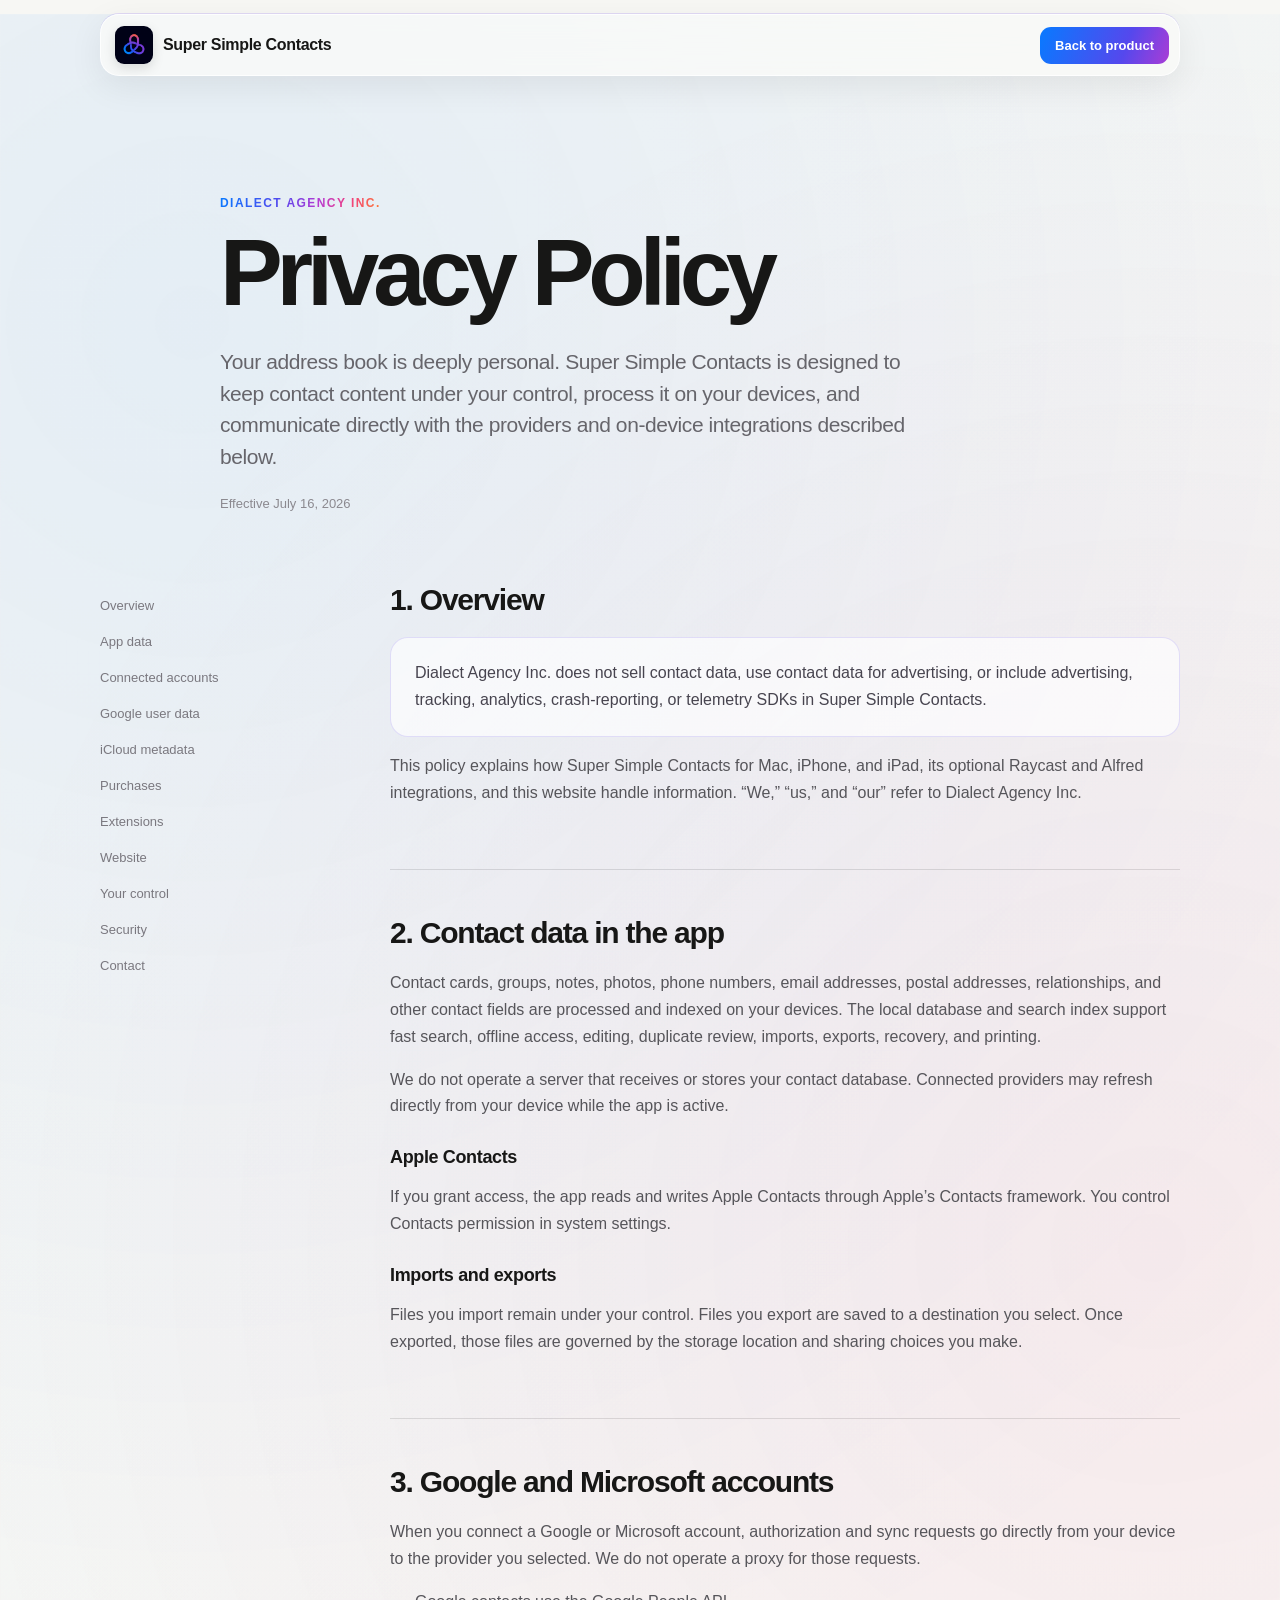
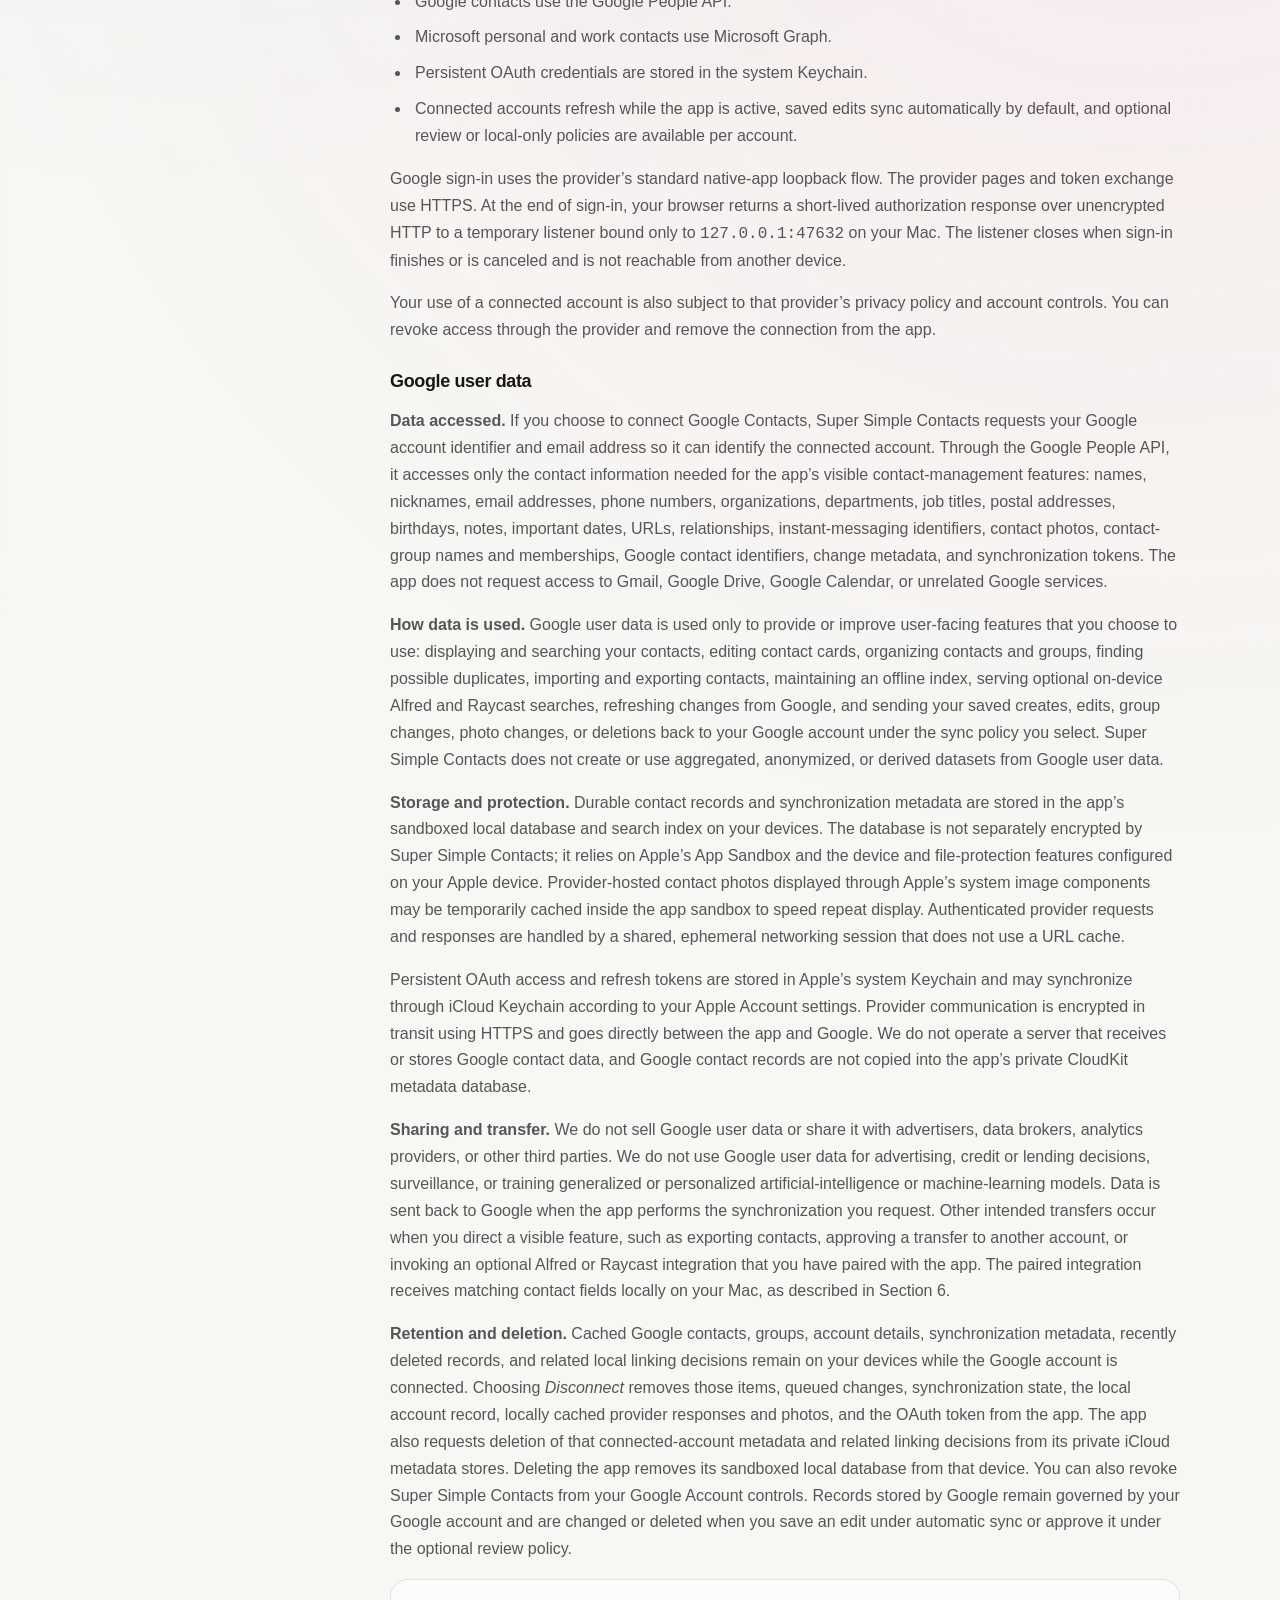
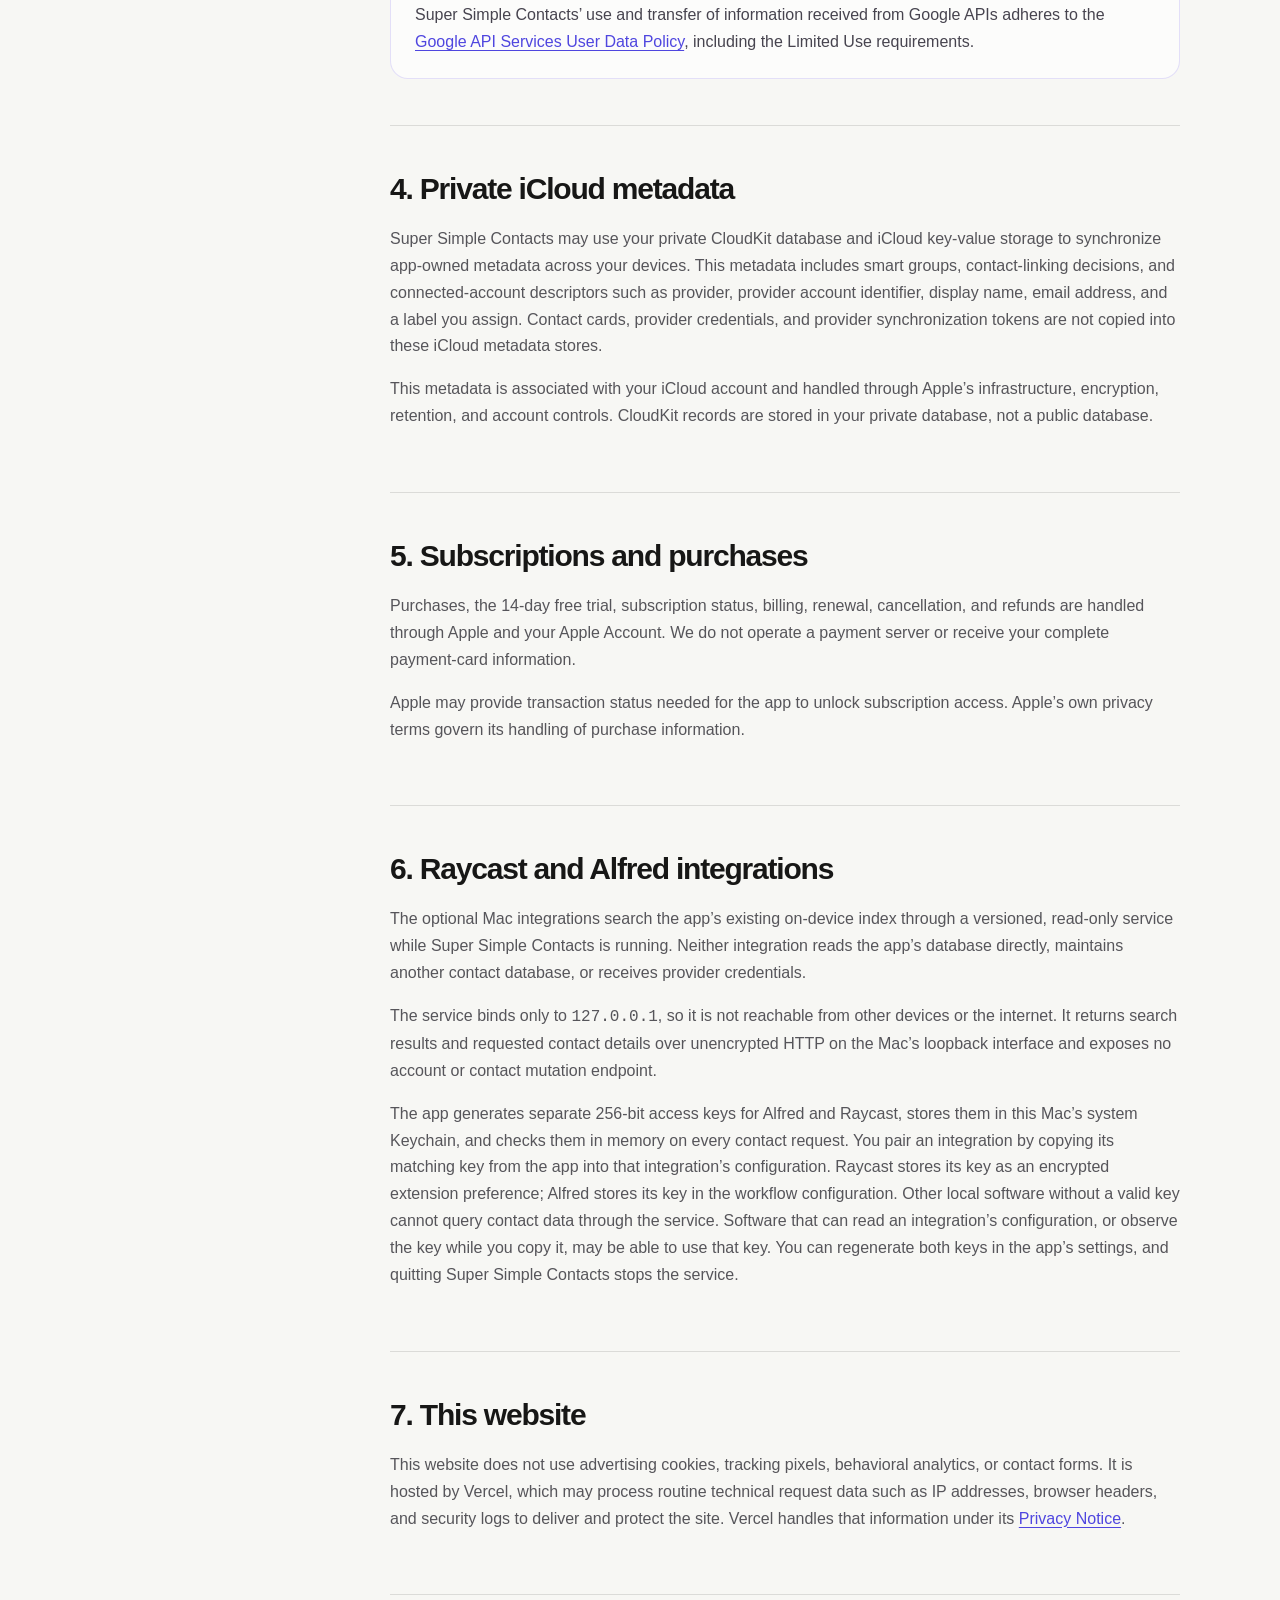
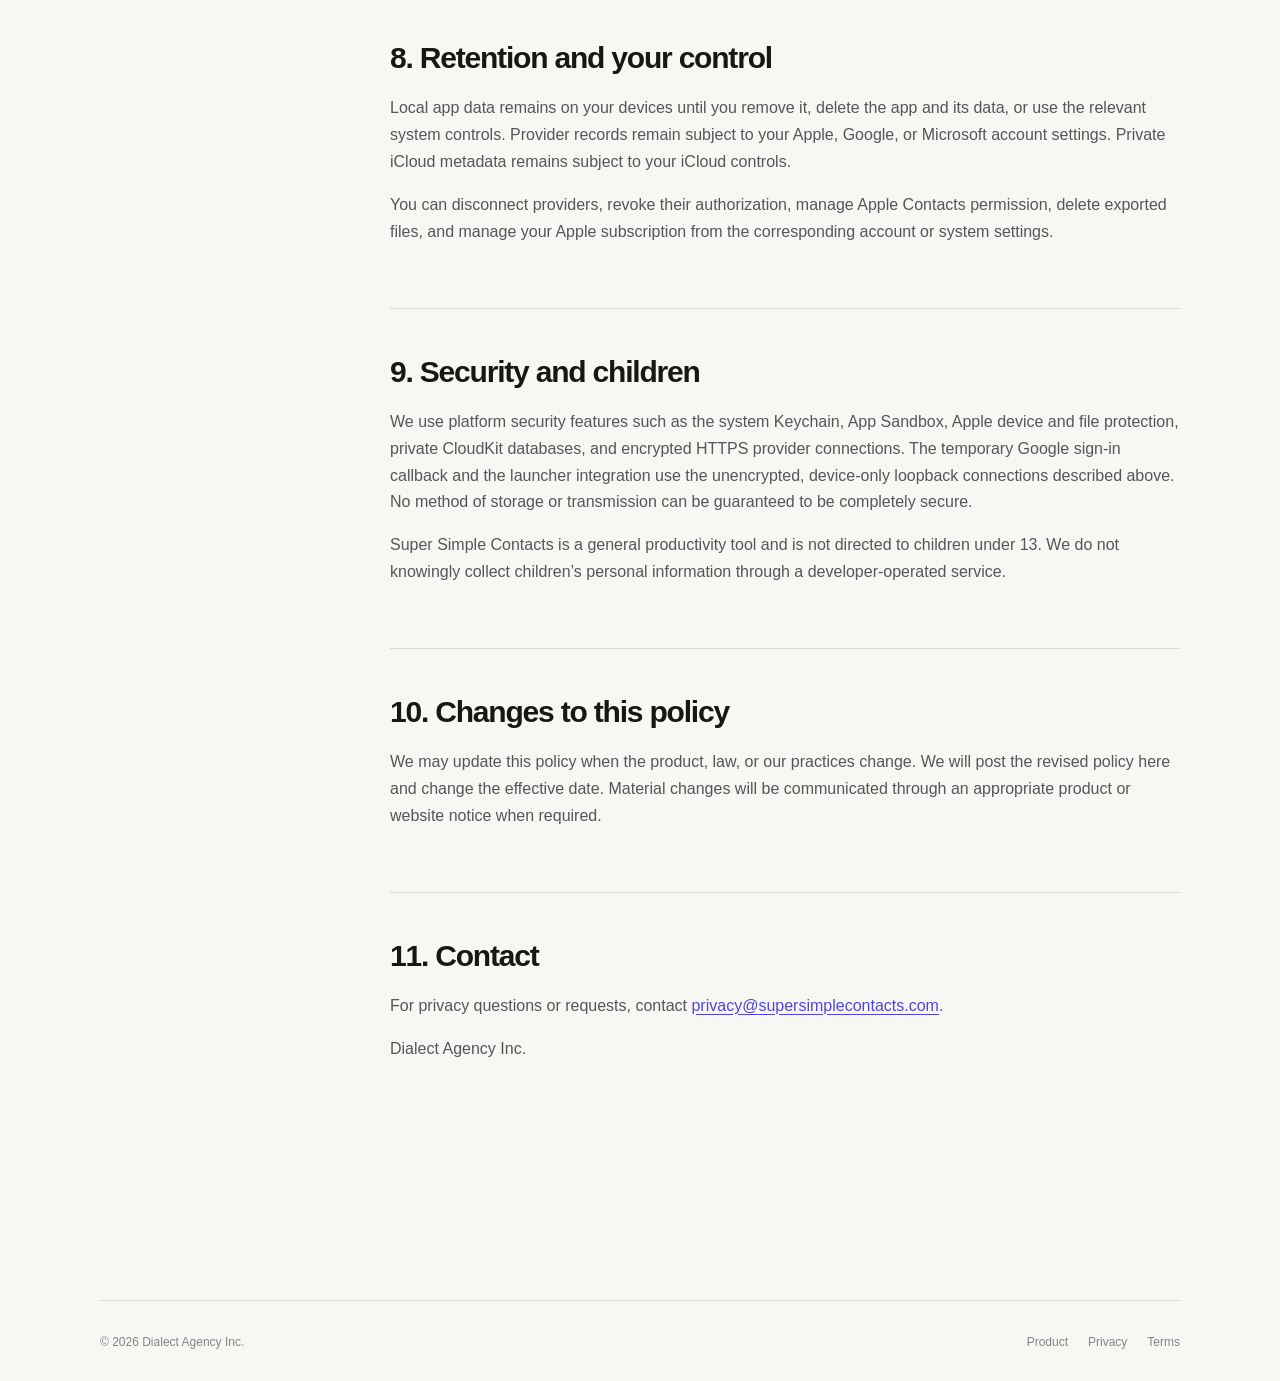
<file: privacy/index.html>
<!doctype html>
<html lang="en">
<head>
  <meta charset="utf-8">
  <meta name="viewport" content="width=device-width, initial-scale=1">
  <meta name="description" content="Learn how Super Simple Contacts protects contact data on Mac, iPhone, and iPad, including Apple, Google, and Microsoft contact sync.">
  <meta name="theme-color" content="#f7f7f4">
  <meta name="robots" content="index, follow, max-image-preview:large">
  <link rel="canonical" href="https://supersimplecontacts.com/privacy">
  <title>Contact Privacy Policy | Super Simple Contacts</title>
  <meta property="og:type" content="article">
  <meta property="og:locale" content="en_US">
  <meta property="og:site_name" content="Super Simple Contacts">
  <meta property="og:title" content="Super Simple Contacts | Privacy Policy">
  <meta property="og:description" content="How Super Simple Contacts handles contact data across Mac, iPhone, iPad, Apple, Google, and Microsoft accounts.">
  <meta property="og:url" content="https://supersimplecontacts.com/privacy">
  <meta property="og:image" content="https://supersimplecontacts.com/assets/og-image-v4.png">
  <meta property="og:image:secure_url" content="https://supersimplecontacts.com/assets/og-image-v4.png">
  <meta property="og:image:type" content="image/png">
  <meta property="og:image:width" content="1200">
  <meta property="og:image:height" content="630">
  <meta property="og:image:alt" content="The Super Simple Contacts synchronicity mark and wordmark on a deep black background">
  <meta name="twitter:card" content="summary_large_image">
  <meta name="twitter:title" content="Super Simple Contacts | Privacy Policy">
  <meta name="twitter:description" content="How Super Simple Contacts handles contact data across Mac, iPhone, iPad, Apple, Google, and Microsoft accounts.">
  <meta name="twitter:image" content="https://supersimplecontacts.com/assets/og-image-v4.png">
  <meta name="twitter:image:alt" content="The Super Simple Contacts synchronicity mark and wordmark on a deep black background">
  <link rel="icon" href="../favicon.ico" sizes="any">
  <link rel="icon" type="image/png" sizes="32x32" href="../assets/favicon-32.png">
  <link rel="apple-touch-icon" href="../assets/apple-touch-icon.png">
  <link rel="stylesheet" href="../legal.css">
</head>
<body>
  <a class="skip-link" href="#policy">Skip to policy</a>
  <header class="legal-header">
    <a class="brand" href="../"><img src="../assets/app-icon.png" alt=""><span>Super Simple Contacts</span></a>
    <a class="back-link" href="../">Back to product</a>
  </header>
  <main id="policy">
    <div class="legal-hero">
      <p class="kicker">Dialect Agency Inc.</p>
      <h1>Privacy Policy</h1>
      <p class="summary">Your address book is deeply personal. Super Simple Contacts is designed to keep contact content under your control, process it on your devices, and communicate directly with the providers and on-device integrations described below.</p>
      <p class="effective">Effective July 16, 2026</p>
    </div>
    <div class="legal-layout">
      <nav class="legal-toc" aria-label="Privacy Policy sections">
        <a href="#overview">Overview</a>
        <a href="#app-data">App data</a>
        <a href="#accounts">Connected accounts</a>
        <a href="#google-data">Google user data</a>
        <a href="#icloud">iCloud metadata</a>
        <a href="#purchases">Purchases</a>
        <a href="#extensions">Extensions</a>
        <a href="#website">Website</a>
        <a href="#control">Your control</a>
        <a href="#security">Security</a>
        <a href="#contact">Contact</a>
      </nav>
      <article class="legal-content">
        <section id="overview">
          <h2>1. Overview</h2>
          <div class="callout"><p>Dialect Agency Inc. does not sell contact data, use contact data for advertising, or include advertising, tracking, analytics, crash-reporting, or telemetry SDKs in Super Simple Contacts.</p></div>
          <p>This policy explains how Super Simple Contacts for Mac, iPhone, and iPad, its optional Raycast and Alfred integrations, and this website handle information. “We,” “us,” and “our” refer to Dialect Agency Inc.</p>
        </section>
        <section id="app-data">
          <h2>2. Contact data in the app</h2>
          <p>Contact cards, groups, notes, photos, phone numbers, email addresses, postal addresses, relationships, and other contact fields are processed and indexed on your devices. The local database and search index support fast search, offline access, editing, duplicate review, imports, exports, recovery, and printing.</p>
          <p>We do not operate a server that receives or stores your contact database. Connected providers may refresh directly from your device while the app is active.</p>
          <h3>Apple Contacts</h3>
          <p>If you grant access, the app reads and writes Apple Contacts through Apple’s Contacts framework. You control Contacts permission in system settings.</p>
          <h3>Imports and exports</h3>
          <p>Files you import remain under your control. Files you export are saved to a destination you select. Once exported, those files are governed by the storage location and sharing choices you make.</p>
        </section>
        <section id="accounts">
          <h2>3. Google and Microsoft accounts</h2>
          <p>When you connect a Google or Microsoft account, authorization and sync requests go directly from your device to the provider you selected. We do not operate a proxy for those requests.</p>
          <ul>
            <li>Google contacts use the Google People API.</li>
            <li>Microsoft personal and work contacts use Microsoft Graph.</li>
            <li>Persistent OAuth credentials are stored in the system Keychain.</li>
            <li>Connected accounts refresh while the app is active, saved edits sync automatically by default, and optional review or local-only policies are available per account.</li>
          </ul>
          <p>Google sign-in uses the provider’s standard native-app loopback flow. The provider pages and token exchange use HTTPS. At the end of sign-in, your browser returns a short-lived authorization response over unencrypted HTTP to a temporary listener bound only to <code>127.0.0.1:47632</code> on your Mac. The listener closes when sign-in finishes or is canceled and is not reachable from another device.</p>
          <p>Your use of a connected account is also subject to that provider’s privacy policy and account controls. You can revoke access through the provider and remove the connection from the app.</p>
          <h3 id="google-data">Google user data</h3>
          <p><strong>Data accessed.</strong> If you choose to connect Google Contacts, Super Simple Contacts requests your Google account identifier and email address so it can identify the connected account. Through the Google People API, it accesses only the contact information needed for the app’s visible contact-management features: names, nicknames, email addresses, phone numbers, organizations, departments, job titles, postal addresses, birthdays, notes, important dates, URLs, relationships, instant-messaging identifiers, contact photos, contact-group names and memberships, Google contact identifiers, change metadata, and synchronization tokens. The app does not request access to Gmail, Google Drive, Google Calendar, or unrelated Google services.</p>
          <p><strong>How data is used.</strong> Google user data is used only to provide or improve user-facing features that you choose to use: displaying and searching your contacts, editing contact cards, organizing contacts and groups, finding possible duplicates, importing and exporting contacts, maintaining an offline index, serving optional on-device Alfred and Raycast searches, refreshing changes from Google, and sending your saved creates, edits, group changes, photo changes, or deletions back to your Google account under the sync policy you select. Super Simple Contacts does not create or use aggregated, anonymized, or derived datasets from Google user data.</p>
          <p><strong>Storage and protection.</strong> Durable contact records and synchronization metadata are stored in the app’s sandboxed local database and search index on your devices. The database is not separately encrypted by Super Simple Contacts; it relies on Apple’s App Sandbox and the device and file-protection features configured on your Apple device. Provider-hosted contact photos displayed through Apple’s system image components may be temporarily cached inside the app sandbox to speed repeat display. Authenticated provider requests and responses are handled by a shared, ephemeral networking session that does not use a URL cache.</p>
          <p>Persistent OAuth access and refresh tokens are stored in Apple’s system Keychain and may synchronize through iCloud Keychain according to your Apple Account settings. Provider communication is encrypted in transit using HTTPS and goes directly between the app and Google. We do not operate a server that receives or stores Google contact data, and Google contact records are not copied into the app’s private CloudKit metadata database.</p>
          <p><strong>Sharing and transfer.</strong> We do not sell Google user data or share it with advertisers, data brokers, analytics providers, or other third parties. We do not use Google user data for advertising, credit or lending decisions, surveillance, or training generalized or personalized artificial-intelligence or machine-learning models. Data is sent back to Google when the app performs the synchronization you request. Other intended transfers occur when you direct a visible feature, such as exporting contacts, approving a transfer to another account, or invoking an optional Alfred or Raycast integration that you have paired with the app. The paired integration receives matching contact fields locally on your Mac, as described in Section 6.</p>
          <p><strong>Retention and deletion.</strong> Cached Google contacts, groups, account details, synchronization metadata, recently deleted records, and related local linking decisions remain on your devices while the Google account is connected. Choosing <em>Disconnect</em> removes those items, queued changes, synchronization state, the local account record, locally cached provider responses and photos, and the OAuth token from the app. The app also requests deletion of that connected-account metadata and related linking decisions from its private iCloud metadata stores. Deleting the app removes its sandboxed local database from that device. You can also revoke Super Simple Contacts from your Google Account controls. Records stored by Google remain governed by your Google account and are changed or deleted when you save an edit under automatic sync or approve it under the optional review policy.</p>
          <div class="callout"><p>Super Simple Contacts’ use and transfer of information received from Google APIs adheres to the <a href="https://developers.google.com/terms/api-services-user-data-policy">Google API Services User Data Policy</a>, including the Limited Use requirements.</p></div>
        </section>
        <section id="icloud">
          <h2>4. Private iCloud metadata</h2>
          <p>Super Simple Contacts may use your private CloudKit database and iCloud key-value storage to synchronize app-owned metadata across your devices. This metadata includes smart groups, contact-linking decisions, and connected-account descriptors such as provider, provider account identifier, display name, email address, and a label you assign. Contact cards, provider credentials, and provider synchronization tokens are not copied into these iCloud metadata stores.</p>
          <p>This metadata is associated with your iCloud account and handled through Apple’s infrastructure, encryption, retention, and account controls. CloudKit records are stored in your private database, not a public database.</p>
        </section>
        <section id="purchases">
          <h2>5. Subscriptions and purchases</h2>
          <p>Purchases, the 14-day free trial, subscription status, billing, renewal, cancellation, and refunds are handled through Apple and your Apple Account. We do not operate a payment server or receive your complete payment-card information.</p>
          <p>Apple may provide transaction status needed for the app to unlock subscription access. Apple’s own privacy terms govern its handling of purchase information.</p>
        </section>
        <section id="extensions">
          <h2>6. Raycast and Alfred integrations</h2>
          <p>The optional Mac integrations search the app’s existing on-device index through a versioned, read-only service while Super Simple Contacts is running. Neither integration reads the app’s database directly, maintains another contact database, or receives provider credentials.</p>
          <p>The service binds only to <code>127.0.0.1</code>, so it is not reachable from other devices or the internet. It returns search results and requested contact details over unencrypted HTTP on the Mac’s loopback interface and exposes no account or contact mutation endpoint.</p>
          <p>The app generates separate 256-bit access keys for Alfred and Raycast, stores them in this Mac’s system Keychain, and checks them in memory on every contact request. You pair an integration by copying its matching key from the app into that integration’s configuration. Raycast stores its key as an encrypted extension preference; Alfred stores its key in the workflow configuration. Other local software without a valid key cannot query contact data through the service. Software that can read an integration’s configuration, or observe the key while you copy it, may be able to use that key. You can regenerate both keys in the app’s settings, and quitting Super Simple Contacts stops the service.</p>
        </section>
        <section id="website">
          <h2>7. This website</h2>
          <p>This website does not use advertising cookies, tracking pixels, behavioral analytics, or contact forms. It is hosted by Vercel, which may process routine technical request data such as IP addresses, browser headers, and security logs to deliver and protect the site. Vercel handles that information under its <a href="https://vercel.com/legal/privacy-notice">Privacy Notice</a>.</p>
        </section>
        <section id="control">
          <h2>8. Retention and your control</h2>
          <p>Local app data remains on your devices until you remove it, delete the app and its data, or use the relevant system controls. Provider records remain subject to your Apple, Google, or Microsoft account settings. Private iCloud metadata remains subject to your iCloud controls.</p>
          <p>You can disconnect providers, revoke their authorization, manage Apple Contacts permission, delete exported files, and manage your Apple subscription from the corresponding account or system settings.</p>
        </section>
        <section id="security">
          <h2>9. Security and children</h2>
          <p>We use platform security features such as the system Keychain, App Sandbox, Apple device and file protection, private CloudKit databases, and encrypted HTTPS provider connections. The temporary Google sign-in callback and the launcher integration use the unencrypted, device-only loopback connections described above. No method of storage or transmission can be guaranteed to be completely secure.</p>
          <p>Super Simple Contacts is a general productivity tool and is not directed to children under 13. We do not knowingly collect children’s personal information through a developer-operated service.</p>
        </section>
        <section id="changes">
          <h2>10. Changes to this policy</h2>
          <p>We may update this policy when the product, law, or our practices change. We will post the revised policy here and change the effective date. Material changes will be communicated through an appropriate product or website notice when required.</p>
        </section>
        <section id="contact">
          <h2>11. Contact</h2>
          <p>For privacy questions or requests, contact <a href="mailto:privacy@supersimplecontacts.com">privacy@supersimplecontacts.com</a>.</p>
          <p>Dialect Agency Inc.</p>
        </section>
      </article>
    </div>
  </main>
  <footer class="legal-footer"><span>© 2026 Dialect Agency Inc.</span><nav><a href="../">Product</a><a href="../privacy/">Privacy</a><a href="../terms/">Terms</a></nav></footer>
</body>
</html>
</file>
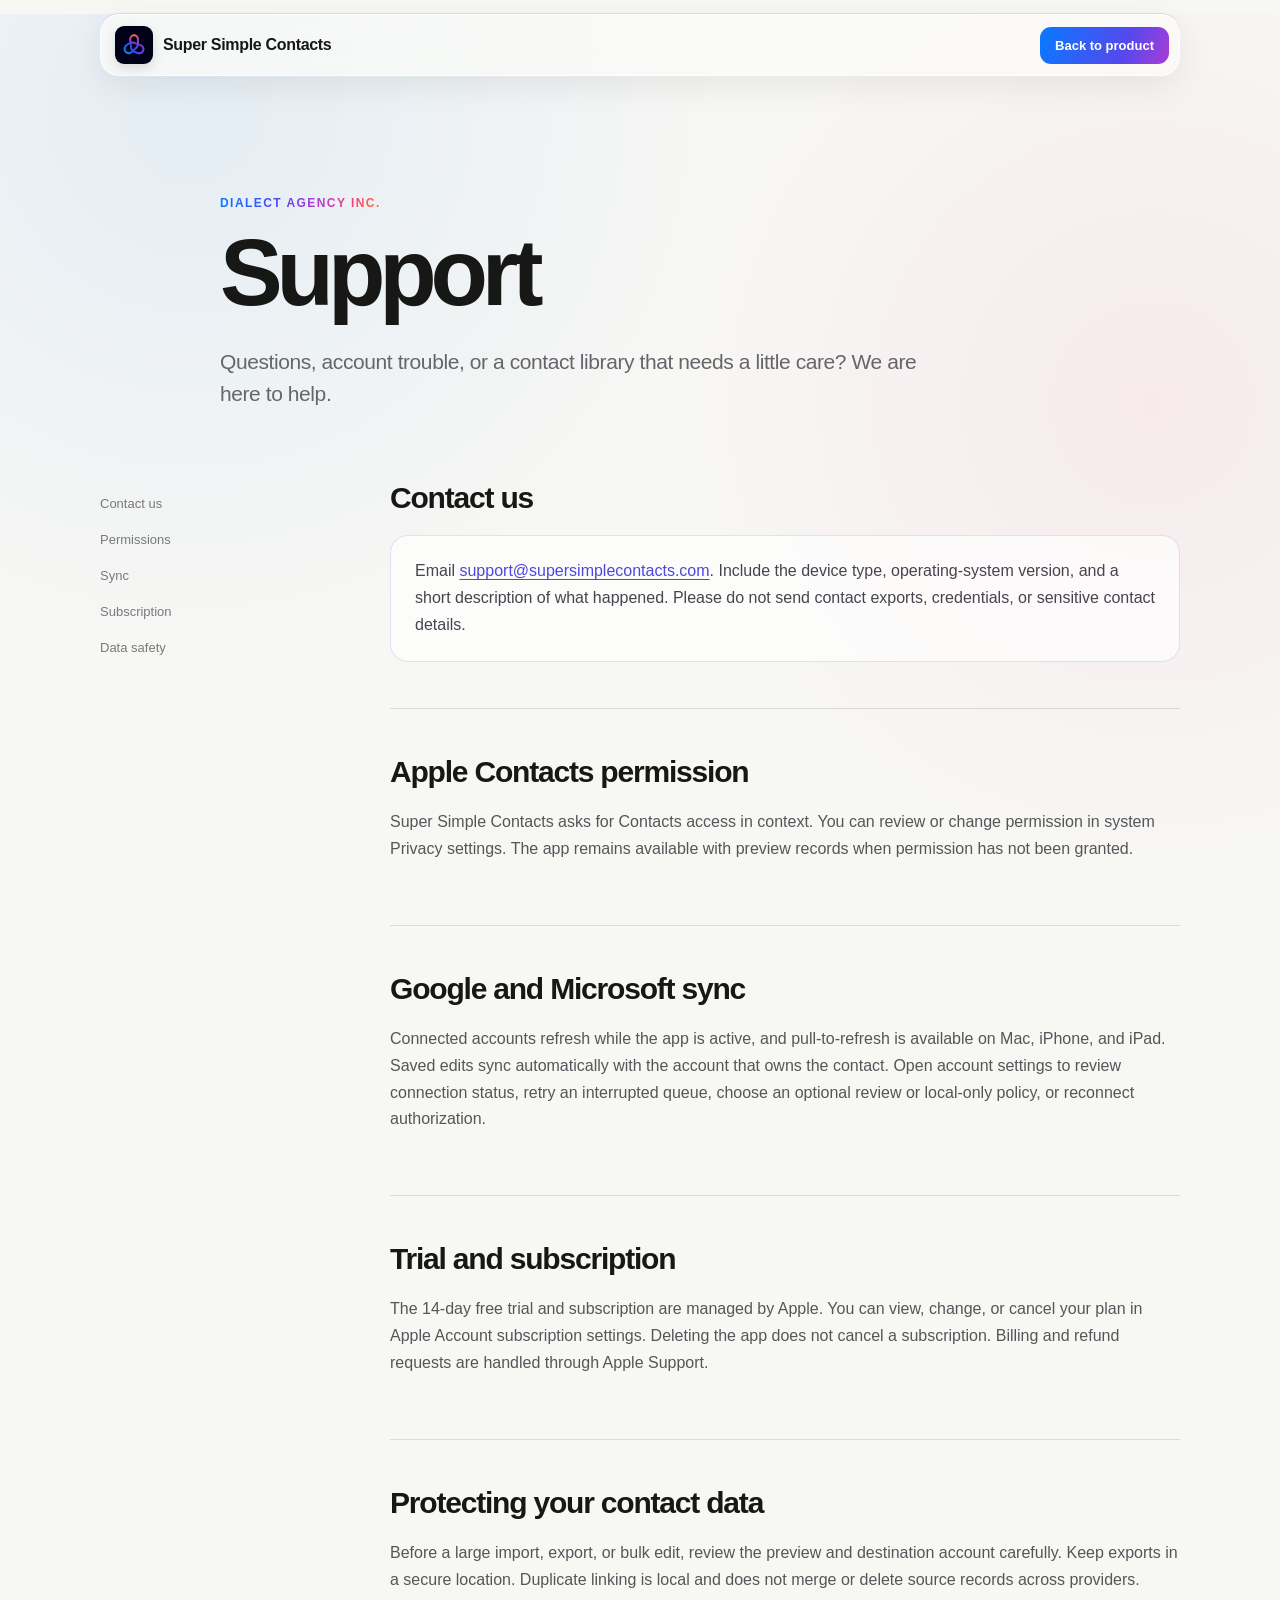
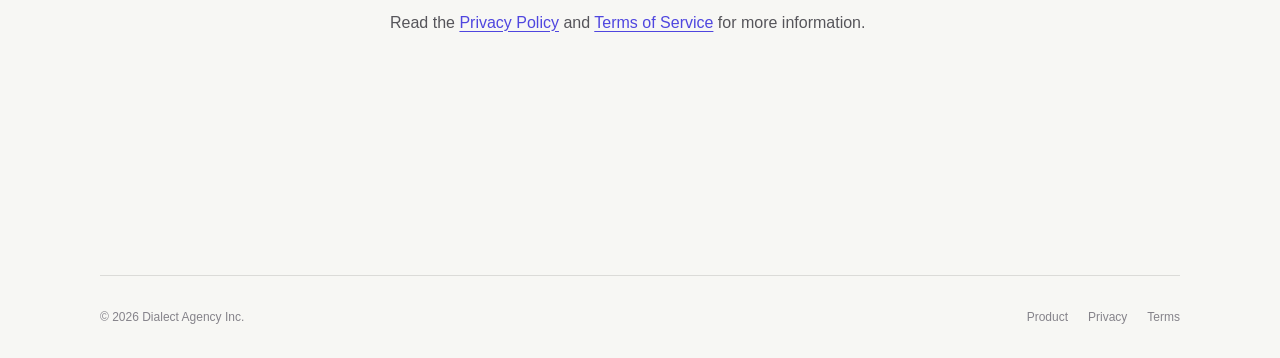
<file: support/index.html>
<!doctype html>
<html lang="en">
<head>
  <meta charset="utf-8">
  <meta name="viewport" content="width=device-width, initial-scale=1">
  <meta name="description" content="Get help with Super Simple Contacts for Mac, iPhone, and iPad, including Apple Contacts permissions, Google sync, Microsoft sync, and subscriptions.">
  <meta name="theme-color" content="#f7f7f4">
  <meta name="robots" content="index, follow, max-image-preview:large">
  <link rel="canonical" href="https://supersimplecontacts.com/support">
  <title>Contact App Support for Mac, iPhone &amp; iPad | Super Simple Contacts</title>
  <meta property="og:type" content="website">
  <meta property="og:locale" content="en_US">
  <meta property="og:site_name" content="Super Simple Contacts">
  <meta property="og:title" content="Super Simple Contacts | Support">
  <meta property="og:description" content="Super Simple Contacts support for Apple Contacts permissions, Google and Microsoft sync, subscriptions, and contact data safety.">
  <meta property="og:url" content="https://supersimplecontacts.com/support">
  <meta property="og:image" content="https://supersimplecontacts.com/assets/og-image-v4.png">
  <meta property="og:image:secure_url" content="https://supersimplecontacts.com/assets/og-image-v4.png">
  <meta property="og:image:type" content="image/png">
  <meta property="og:image:width" content="1200">
  <meta property="og:image:height" content="630">
  <meta property="og:image:alt" content="The Super Simple Contacts synchronicity mark and wordmark on a deep black background">
  <meta name="twitter:card" content="summary_large_image">
  <meta name="twitter:title" content="Super Simple Contacts | Support">
  <meta name="twitter:description" content="Super Simple Contacts support for Apple Contacts permissions, Google and Microsoft sync, subscriptions, and contact data safety.">
  <meta name="twitter:image" content="https://supersimplecontacts.com/assets/og-image-v4.png">
  <meta name="twitter:image:alt" content="The Super Simple Contacts synchronicity mark and wordmark on a deep black background">
  <link rel="icon" href="../favicon.ico" sizes="any">
  <link rel="icon" type="image/png" sizes="32x32" href="../assets/favicon-32.png">
  <link rel="apple-touch-icon" href="../assets/apple-touch-icon.png">
  <link rel="stylesheet" href="../legal.css">
</head>
<body>
  <a class="skip-link" href="#support">Skip to support</a>
  <header class="legal-header">
    <a class="brand" href="../"><img src="../assets/app-icon.png" alt=""><span>Super Simple Contacts</span></a>
    <a class="back-link" href="../">Back to product</a>
  </header>
  <main id="support">
    <div class="legal-hero">
      <p class="kicker">Dialect Agency Inc.</p>
      <h1>Support</h1>
      <p class="summary">Questions, account trouble, or a contact library that needs a little care? We are here to help.</p>
    </div>
    <div class="legal-layout">
      <nav class="legal-toc" aria-label="Support sections">
        <a href="#contact">Contact us</a>
        <a href="#permissions">Permissions</a>
        <a href="#sync">Sync</a>
        <a href="#subscription">Subscription</a>
        <a href="#safety">Data safety</a>
      </nav>
      <article class="legal-content">
        <section id="contact">
          <h2>Contact us</h2>
          <div class="callout"><p>Email <a href="mailto:support@supersimplecontacts.com">support@supersimplecontacts.com</a>. Include the device type, operating-system version, and a short description of what happened. Please do not send contact exports, credentials, or sensitive contact details.</p></div>
        </section>
        <section id="permissions">
          <h2>Apple Contacts permission</h2>
          <p>Super Simple Contacts asks for Contacts access in context. You can review or change permission in system Privacy settings. The app remains available with preview records when permission has not been granted.</p>
        </section>
        <section id="sync">
          <h2>Google and Microsoft sync</h2>
          <p>Connected accounts refresh while the app is active, and pull-to-refresh is available on Mac, iPhone, and iPad. Saved edits sync automatically with the account that owns the contact. Open account settings to review connection status, retry an interrupted queue, choose an optional review or local-only policy, or reconnect authorization.</p>
        </section>
        <section id="subscription">
          <h2>Trial and subscription</h2>
          <p>The 14-day free trial and subscription are managed by Apple. You can view, change, or cancel your plan in Apple Account subscription settings. Deleting the app does not cancel a subscription. Billing and refund requests are handled through Apple Support.</p>
        </section>
        <section id="safety">
          <h2>Protecting your contact data</h2>
          <p>Before a large import, export, or bulk edit, review the preview and destination account carefully. Keep exports in a secure location. Duplicate linking is local and does not merge or delete source records across providers.</p>
          <p>Read the <a href="../privacy/">Privacy Policy</a> and <a href="../terms/">Terms of Service</a> for more information.</p>
        </section>
      </article>
    </div>
  </main>
  <footer class="legal-footer"><span>© 2026 Dialect Agency Inc.</span><nav><a href="../">Product</a><a href="../privacy/">Privacy</a><a href="../terms/">Terms</a></nav></footer>
</body>
</html>
</file>
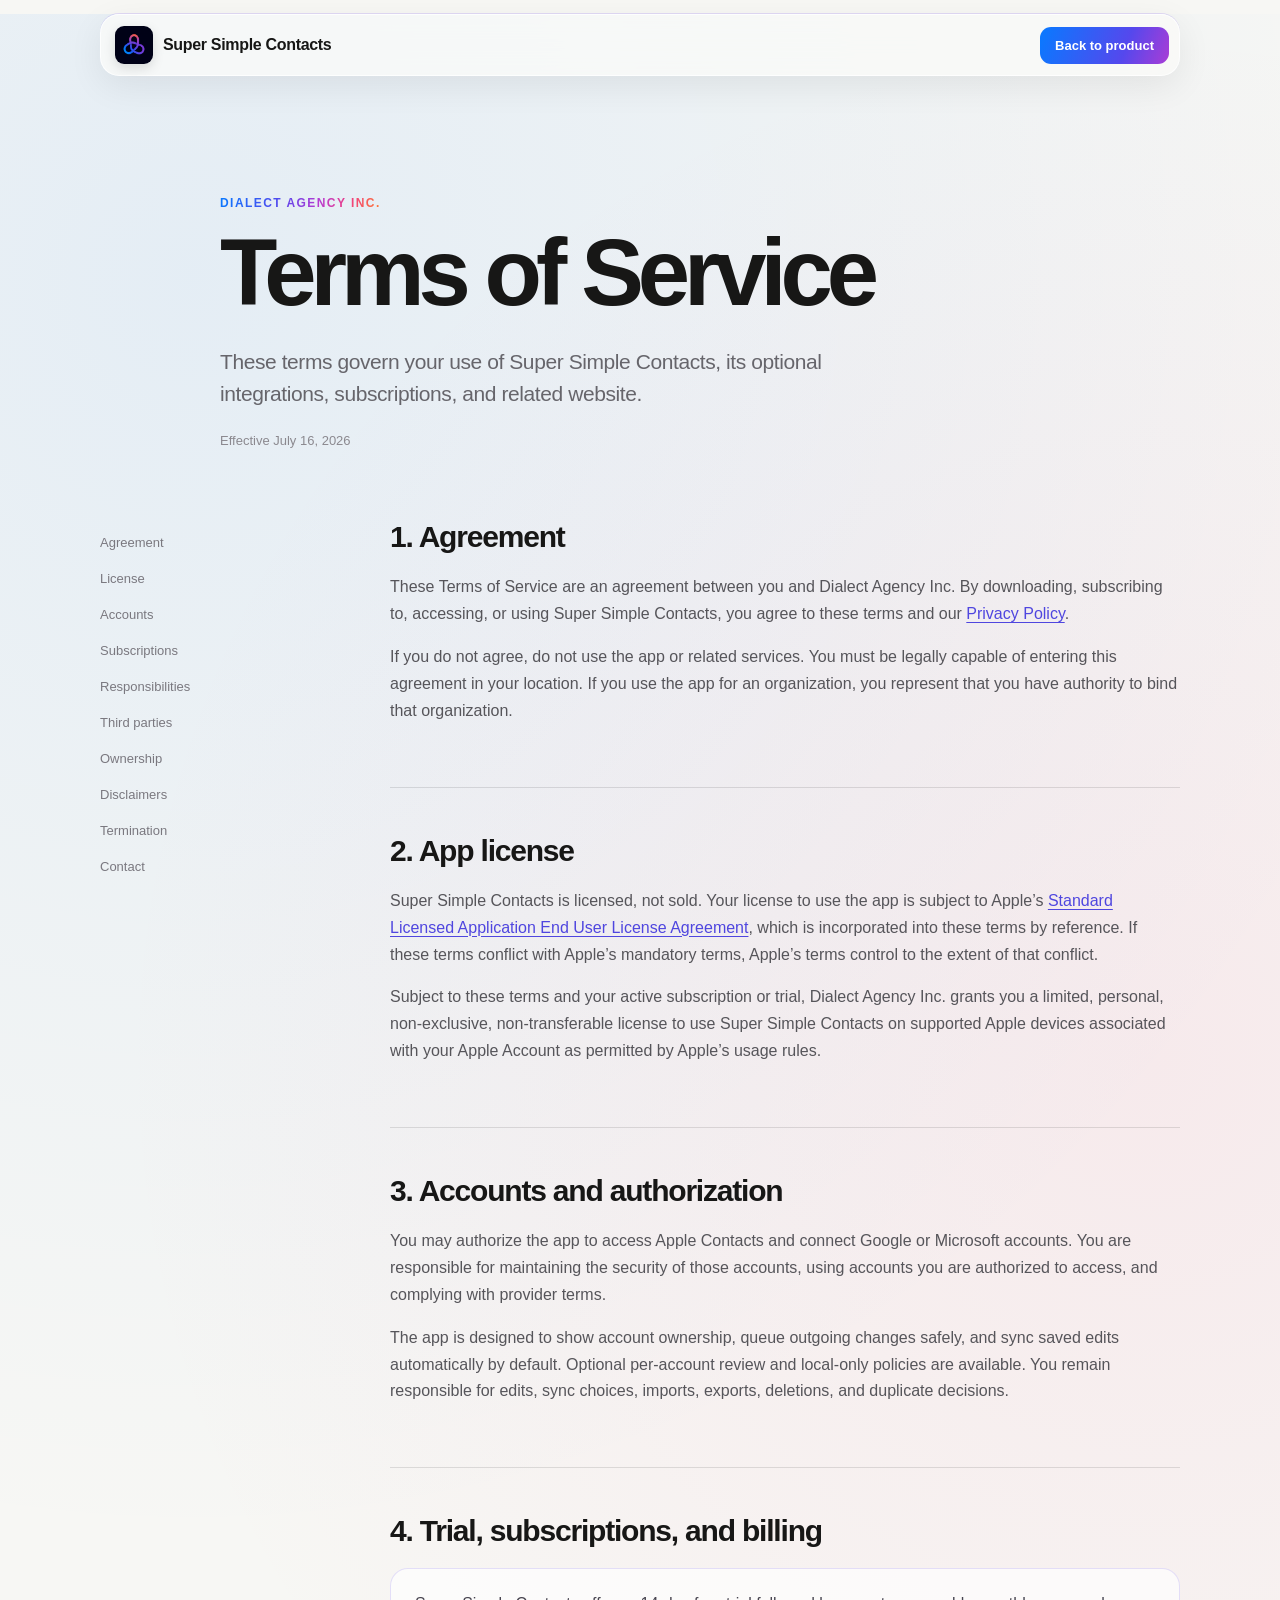
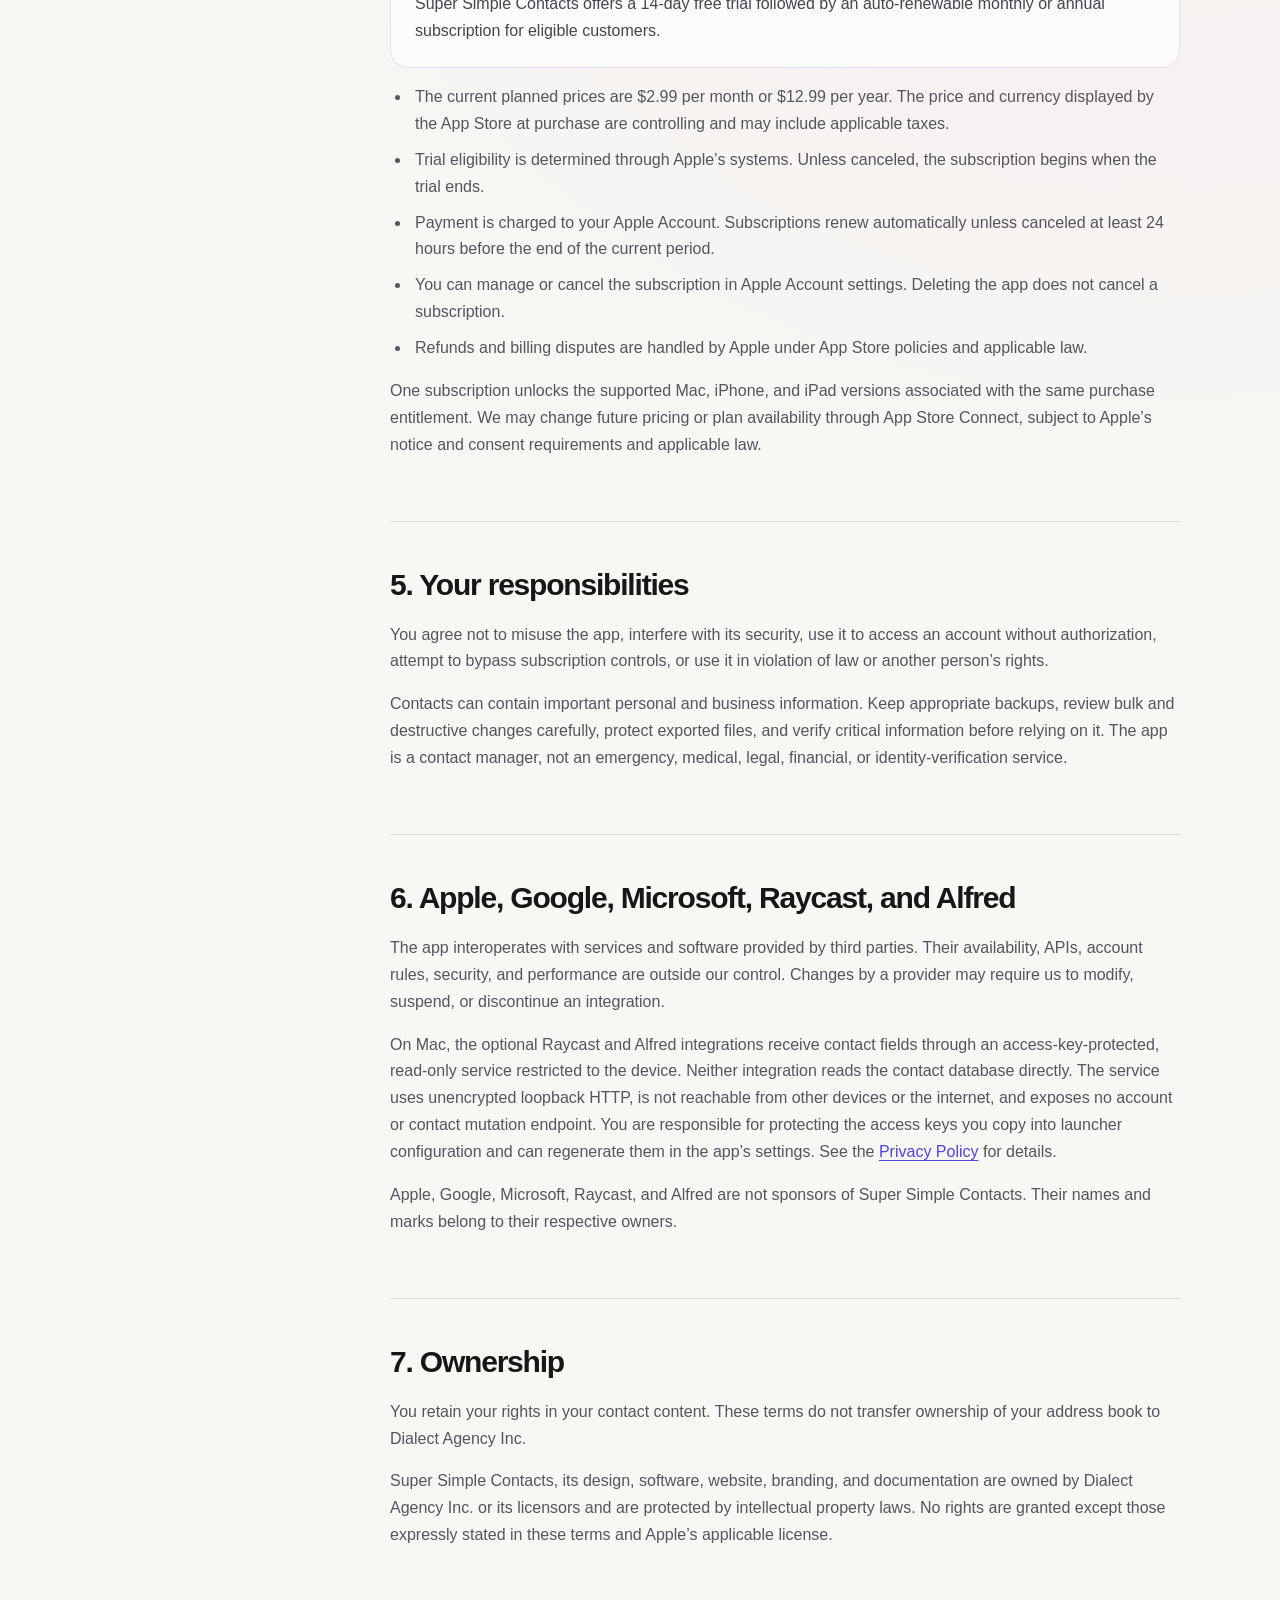
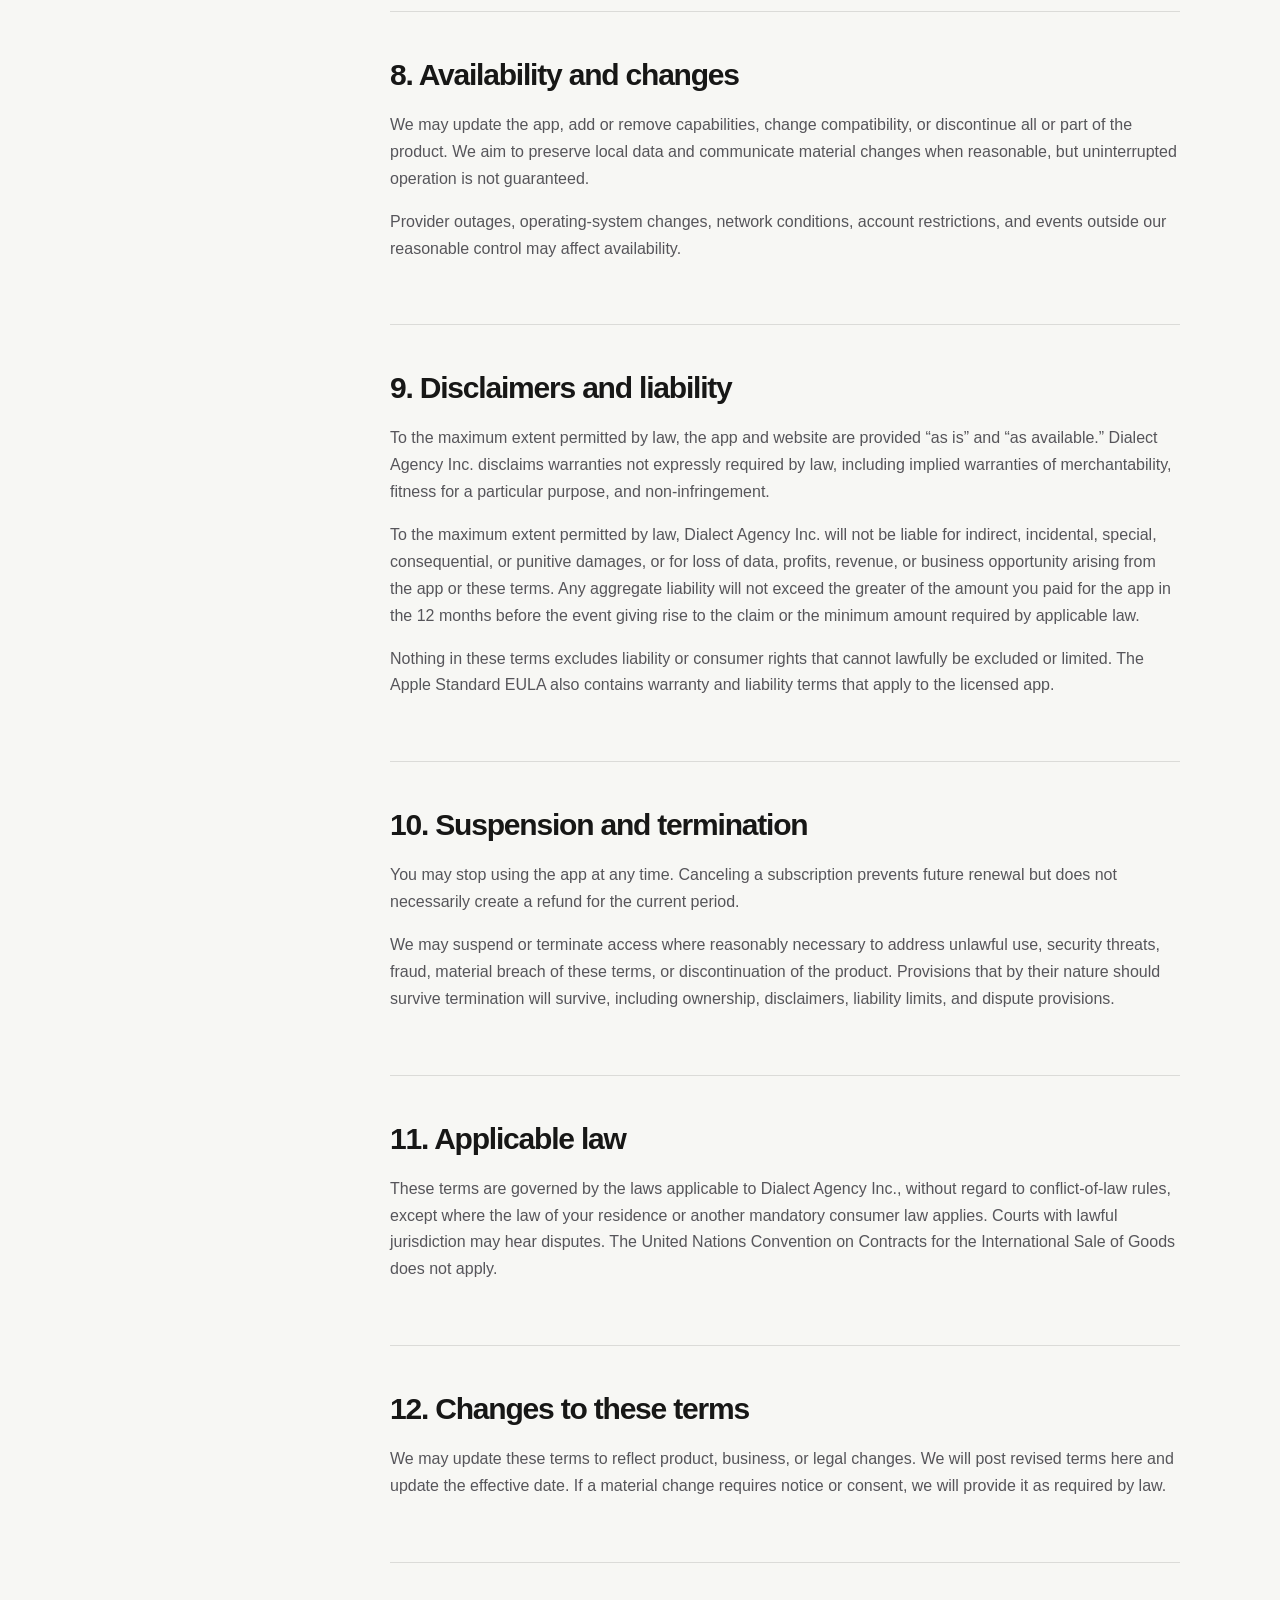
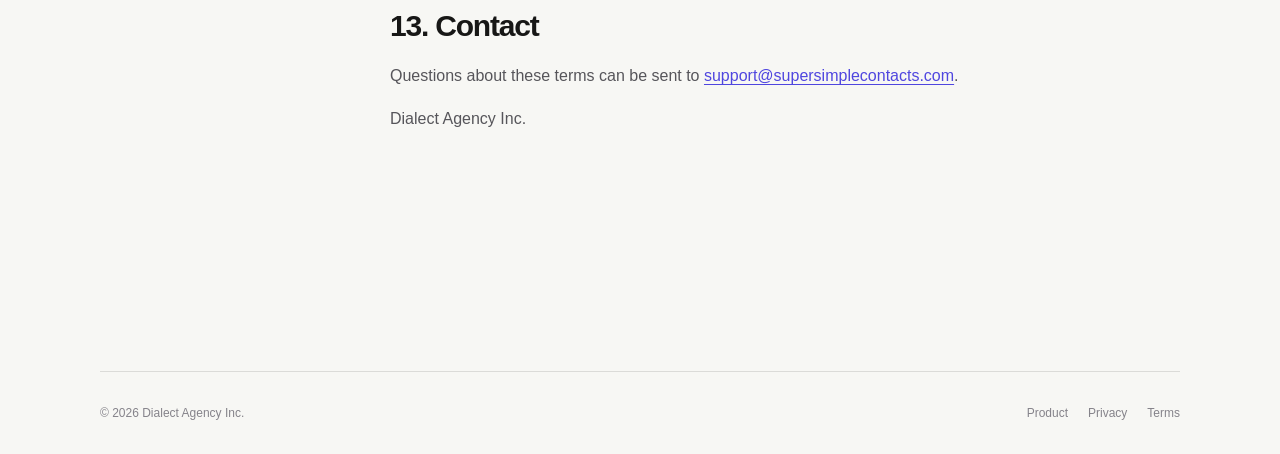
<file: terms/index.html>
<!doctype html>
<html lang="en">
<head>
  <meta charset="utf-8">
  <meta name="viewport" content="width=device-width, initial-scale=1">
  <meta name="description" content="Terms for Super Simple Contacts, the private contact manager for Mac, iPhone, and iPad with Apple, Google, and Microsoft contact sync.">
  <meta name="theme-color" content="#f7f7f4">
  <meta name="robots" content="index, follow, max-image-preview:large">
  <link rel="canonical" href="https://supersimplecontacts.com/terms">
  <title>Contact Manager Terms of Service | Super Simple Contacts</title>
  <meta property="og:type" content="article">
  <meta property="og:locale" content="en_US">
  <meta property="og:site_name" content="Super Simple Contacts">
  <meta property="og:title" content="Super Simple Contacts | Terms of Service">
  <meta property="og:description" content="Super Simple Contacts terms for the 14-day trial, subscriptions, supported Apple devices, and contact account sync.">
  <meta property="og:url" content="https://supersimplecontacts.com/terms">
  <meta property="og:image" content="https://supersimplecontacts.com/assets/og-image-v4.png">
  <meta property="og:image:secure_url" content="https://supersimplecontacts.com/assets/og-image-v4.png">
  <meta property="og:image:type" content="image/png">
  <meta property="og:image:width" content="1200">
  <meta property="og:image:height" content="630">
  <meta property="og:image:alt" content="The Super Simple Contacts synchronicity mark and wordmark on a deep black background">
  <meta name="twitter:card" content="summary_large_image">
  <meta name="twitter:title" content="Super Simple Contacts | Terms of Service">
  <meta name="twitter:description" content="Super Simple Contacts terms for the 14-day trial, subscriptions, supported Apple devices, and account sync.">
  <meta name="twitter:image" content="https://supersimplecontacts.com/assets/og-image-v4.png">
  <meta name="twitter:image:alt" content="The Super Simple Contacts synchronicity mark and wordmark on a deep black background">
  <link rel="icon" href="../favicon.ico" sizes="any">
  <link rel="icon" type="image/png" sizes="32x32" href="../assets/favicon-32.png">
  <link rel="apple-touch-icon" href="../assets/apple-touch-icon.png">
  <link rel="stylesheet" href="../legal.css">
</head>
<body>
  <a class="skip-link" href="#terms">Skip to terms</a>
  <header class="legal-header">
    <a class="brand" href="../"><img src="../assets/app-icon.png" alt=""><span>Super Simple Contacts</span></a>
    <a class="back-link" href="../">Back to product</a>
  </header>
  <main id="terms">
    <div class="legal-hero">
      <p class="kicker">Dialect Agency Inc.</p>
      <h1>Terms of Service</h1>
      <p class="summary">These terms govern your use of Super Simple Contacts, its optional integrations, subscriptions, and related website.</p>
      <p class="effective">Effective July 16, 2026</p>
    </div>
    <div class="legal-layout">
      <nav class="legal-toc" aria-label="Terms of Service sections">
        <a href="#agreement">Agreement</a>
        <a href="#license">License</a>
        <a href="#accounts">Accounts</a>
        <a href="#subscriptions">Subscriptions</a>
        <a href="#responsibilities">Responsibilities</a>
        <a href="#services">Third parties</a>
        <a href="#ownership">Ownership</a>
        <a href="#warranty">Disclaimers</a>
        <a href="#termination">Termination</a>
        <a href="#contact">Contact</a>
      </nav>
      <article class="legal-content">
        <section id="agreement">
          <h2>1. Agreement</h2>
          <p>These Terms of Service are an agreement between you and Dialect Agency Inc. By downloading, subscribing to, accessing, or using Super Simple Contacts, you agree to these terms and our <a href="../privacy/">Privacy Policy</a>.</p>
          <p>If you do not agree, do not use the app or related services. You must be legally capable of entering this agreement in your location. If you use the app for an organization, you represent that you have authority to bind that organization.</p>
        </section>
        <section id="license">
          <h2>2. App license</h2>
          <p>Super Simple Contacts is licensed, not sold. Your license to use the app is subject to Apple’s <a href="https://www.apple.com/legal/internet-services/itunes/dev/stdeula/">Standard Licensed Application End User License Agreement</a>, which is incorporated into these terms by reference. If these terms conflict with Apple’s mandatory terms, Apple’s terms control to the extent of that conflict.</p>
          <p>Subject to these terms and your active subscription or trial, Dialect Agency Inc. grants you a limited, personal, non-exclusive, non-transferable license to use Super Simple Contacts on supported Apple devices associated with your Apple Account as permitted by Apple’s usage rules.</p>
        </section>
        <section id="accounts">
          <h2>3. Accounts and authorization</h2>
          <p>You may authorize the app to access Apple Contacts and connect Google or Microsoft accounts. You are responsible for maintaining the security of those accounts, using accounts you are authorized to access, and complying with provider terms.</p>
          <p>The app is designed to show account ownership, queue outgoing changes safely, and sync saved edits automatically by default. Optional per-account review and local-only policies are available. You remain responsible for edits, sync choices, imports, exports, deletions, and duplicate decisions.</p>
        </section>
        <section id="subscriptions">
          <h2>4. Trial, subscriptions, and billing</h2>
          <div class="callout"><p>Super Simple Contacts offers a 14-day free trial followed by an auto-renewable monthly or annual subscription for eligible customers.</p></div>
          <ul>
            <li>The current planned prices are $2.99 per month or $12.99 per year. The price and currency displayed by the App Store at purchase are controlling and may include applicable taxes.</li>
            <li>Trial eligibility is determined through Apple’s systems. Unless canceled, the subscription begins when the trial ends.</li>
            <li>Payment is charged to your Apple Account. Subscriptions renew automatically unless canceled at least 24 hours before the end of the current period.</li>
            <li>You can manage or cancel the subscription in Apple Account settings. Deleting the app does not cancel a subscription.</li>
            <li>Refunds and billing disputes are handled by Apple under App Store policies and applicable law.</li>
          </ul>
          <p>One subscription unlocks the supported Mac, iPhone, and iPad versions associated with the same purchase entitlement. We may change future pricing or plan availability through App Store Connect, subject to Apple’s notice and consent requirements and applicable law.</p>
        </section>
        <section id="responsibilities">
          <h2>5. Your responsibilities</h2>
          <p>You agree not to misuse the app, interfere with its security, use it to access an account without authorization, attempt to bypass subscription controls, or use it in violation of law or another person’s rights.</p>
          <p>Contacts can contain important personal and business information. Keep appropriate backups, review bulk and destructive changes carefully, protect exported files, and verify critical information before relying on it. The app is a contact manager, not an emergency, medical, legal, financial, or identity-verification service.</p>
        </section>
        <section id="services">
          <h2>6. Apple, Google, Microsoft, Raycast, and Alfred</h2>
          <p>The app interoperates with services and software provided by third parties. Their availability, APIs, account rules, security, and performance are outside our control. Changes by a provider may require us to modify, suspend, or discontinue an integration.</p>
          <p>On Mac, the optional Raycast and Alfred integrations receive contact fields through an access-key-protected, read-only service restricted to the device. Neither integration reads the contact database directly. The service uses unencrypted loopback HTTP, is not reachable from other devices or the internet, and exposes no account or contact mutation endpoint. You are responsible for protecting the access keys you copy into launcher configuration and can regenerate them in the app’s settings. See the <a href="../privacy/#extensions">Privacy Policy</a> for details.</p>
          <p>Apple, Google, Microsoft, Raycast, and Alfred are not sponsors of Super Simple Contacts. Their names and marks belong to their respective owners.</p>
        </section>
        <section id="ownership">
          <h2>7. Ownership</h2>
          <p>You retain your rights in your contact content. These terms do not transfer ownership of your address book to Dialect Agency Inc.</p>
          <p>Super Simple Contacts, its design, software, website, branding, and documentation are owned by Dialect Agency Inc. or its licensors and are protected by intellectual property laws. No rights are granted except those expressly stated in these terms and Apple’s applicable license.</p>
        </section>
        <section id="availability">
          <h2>8. Availability and changes</h2>
          <p>We may update the app, add or remove capabilities, change compatibility, or discontinue all or part of the product. We aim to preserve local data and communicate material changes when reasonable, but uninterrupted operation is not guaranteed.</p>
          <p>Provider outages, operating-system changes, network conditions, account restrictions, and events outside our reasonable control may affect availability.</p>
        </section>
        <section id="warranty">
          <h2>9. Disclaimers and liability</h2>
          <p>To the maximum extent permitted by law, the app and website are provided “as is” and “as available.” Dialect Agency Inc. disclaims warranties not expressly required by law, including implied warranties of merchantability, fitness for a particular purpose, and non-infringement.</p>
          <p>To the maximum extent permitted by law, Dialect Agency Inc. will not be liable for indirect, incidental, special, consequential, or punitive damages, or for loss of data, profits, revenue, or business opportunity arising from the app or these terms. Any aggregate liability will not exceed the greater of the amount you paid for the app in the 12 months before the event giving rise to the claim or the minimum amount required by applicable law.</p>
          <p>Nothing in these terms excludes liability or consumer rights that cannot lawfully be excluded or limited. The Apple Standard EULA also contains warranty and liability terms that apply to the licensed app.</p>
        </section>
        <section id="termination">
          <h2>10. Suspension and termination</h2>
          <p>You may stop using the app at any time. Canceling a subscription prevents future renewal but does not necessarily create a refund for the current period.</p>
          <p>We may suspend or terminate access where reasonably necessary to address unlawful use, security threats, fraud, material breach of these terms, or discontinuation of the product. Provisions that by their nature should survive termination will survive, including ownership, disclaimers, liability limits, and dispute provisions.</p>
        </section>
        <section id="law">
          <h2>11. Applicable law</h2>
          <p>These terms are governed by the laws applicable to Dialect Agency Inc., without regard to conflict-of-law rules, except where the law of your residence or another mandatory consumer law applies. Courts with lawful jurisdiction may hear disputes. The United Nations Convention on Contracts for the International Sale of Goods does not apply.</p>
        </section>
        <section id="changes">
          <h2>12. Changes to these terms</h2>
          <p>We may update these terms to reflect product, business, or legal changes. We will post revised terms here and update the effective date. If a material change requires notice or consent, we will provide it as required by law.</p>
        </section>
        <section id="contact">
          <h2>13. Contact</h2>
          <p>Questions about these terms can be sent to <a href="mailto:support@supersimplecontacts.com">support@supersimplecontacts.com</a>.</p>
          <p>Dialect Agency Inc.</p>
        </section>
      </article>
    </div>
  </main>
  <footer class="legal-footer"><span>© 2026 Dialect Agency Inc.</span><nav><a href="../">Product</a><a href="../privacy/">Privacy</a><a href="../terms/">Terms</a></nav></footer>
</body>
</html>
</file>
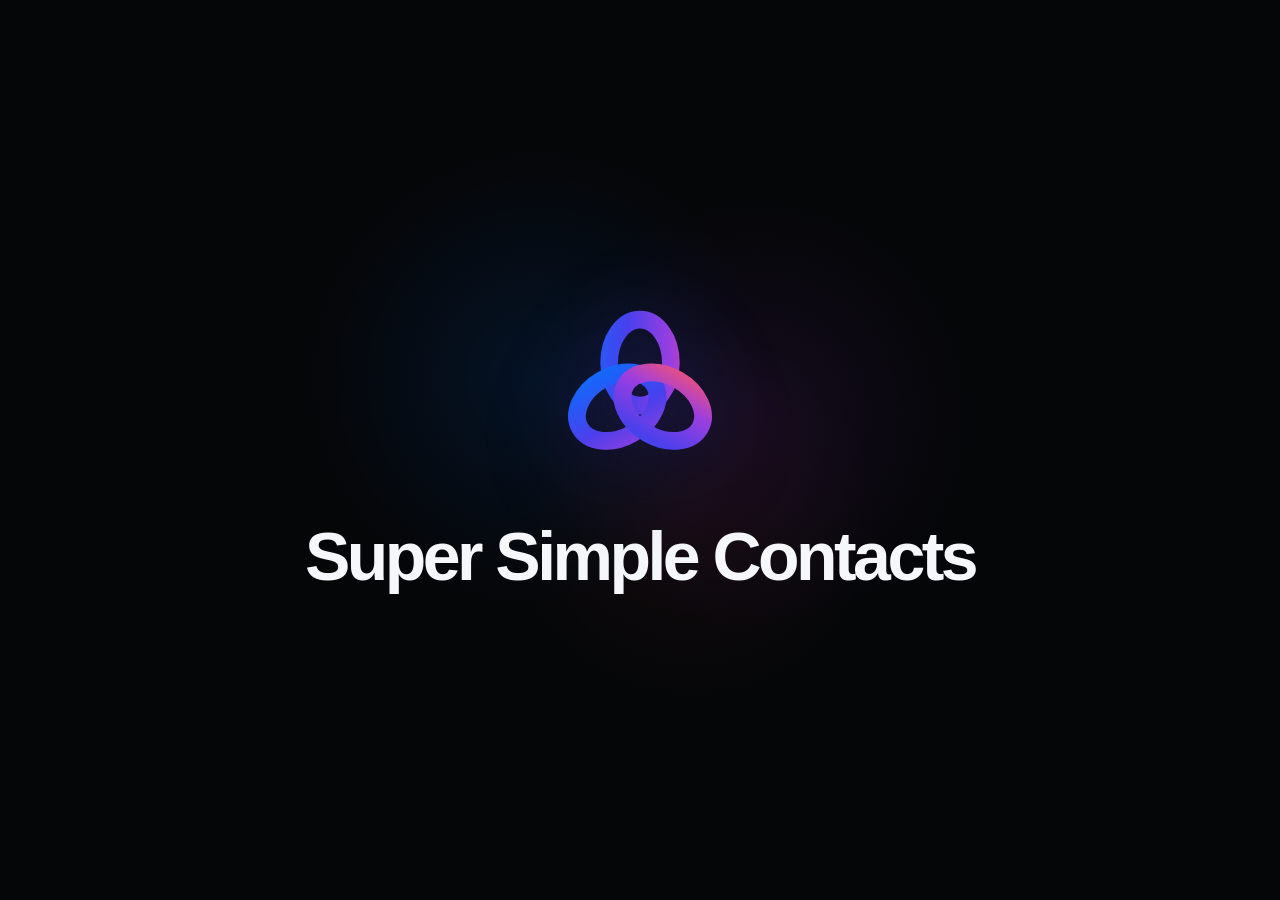
<file: assets/og-card-source.html>
<!doctype html>
<html lang="en">
<head>
  <meta charset="utf-8">
  <meta name="robots" content="noindex">
  <meta name="viewport" content="width=device-width, initial-scale=1">
  <title>Super Simple Contacts social card</title>
  <style>
    * { box-sizing: border-box; }
    html, body { width: 100%; height: 100%; margin: 0; overflow: hidden; }
    body {
      display: grid;
      place-items: center;
      color: #f5f7fb;
      background:
        radial-gradient(circle at 42% 42%, rgba(6,114,255,.12), transparent 25%),
        radial-gradient(circle at 59% 46%, rgba(157,62,223,.1), transparent 24%),
        radial-gradient(circle at 54% 57%, rgba(255,86,99,.055), transparent 22%),
        #050608;
      font-family: -apple-system, BlinkMacSystemFont, "Helvetica Neue", Arial, sans-serif;
      -webkit-font-smoothing: antialiased;
    }
    main { display: flex; align-items: center; flex-direction: column; transform: translateY(-4px); text-align: center; }
    img { width: 182px; height: 182px; filter: drop-shadow(0 0 35px rgba(73,64,236,.22)) drop-shadow(0 22px 38px rgba(0,0,0,.4)); }
    h1 { margin: 38px 0 0; font-size: 68px; line-height: 1; letter-spacing: -.052em; font-weight: 710; }
  </style>
</head>
<body>
  <main>
    <img src="synchronicity-mark-v1.svg" alt="">
    <h1>Super Simple Contacts</h1>
  </main>
</body>
</html>
</file>
<file: styles.css>
:root {
  --ink: #151722;
  --muted: #686b76;
  --paper: #f5f5f2;
  --card: #fff;
  --brand-ink: #050817;
  --blue: #0672ff;
  --blue-deep: #075bd8;
  --indigo: #4940ec;
  --violet: #9d3edf;
  --coral: #ff5663;
  --iridescent: linear-gradient(115deg, #0672ff 0%, #4940ec 42%, #9d3edf 72%, #ff5663 100%);
  --line: rgba(23, 23, 22, .11);
  --radius: 32px;
  --shadow: 0 30px 90px rgba(12, 20, 36, .16);
  font-family: -apple-system, BlinkMacSystemFont, "SF Pro Display", "Helvetica Neue", Arial, sans-serif;
  color: var(--ink);
  background: var(--paper);
  font-synthesis: none;
  scroll-behavior: smooth;
}

* { box-sizing: border-box; }
body { margin: 0; overflow-x: hidden; background: var(--paper); }
body, button, input { font: inherit; }
img { display: block; max-width: 100%; }
a { color: inherit; text-decoration: none; }
button { color: inherit; }
.skip-link { position: fixed; left: 16px; top: -60px; z-index: 100; padding: 12px 18px; border-radius: 12px; background: #fff; }
.skip-link:focus { top: 16px; }
.sr-only { position: absolute; width: 1px; height: 1px; padding: 0; margin: -1px; overflow: hidden; clip: rect(0, 0, 0, 0); white-space: nowrap; border: 0; }

.site-header { position: fixed; z-index: 50; top: 18px; left: 50%; width: min(1120px, calc(100% - 36px)); height: 62px; transform: translateX(-50%); display: grid; grid-template-columns: 1fr auto 1fr; align-items: center; gap: 24px; padding: 8px 10px 8px 14px; border: 1px solid rgba(255,255,255,.12); border-radius: 19px; color: #fff; background: rgba(5,8,23,.7); box-shadow: 0 16px 45px rgba(0,0,0,.2), inset 0 1px 0 rgba(255,255,255,.05); backdrop-filter: blur(24px) saturate(150%); transition: .3s ease; }
.site-header.is-scrolled { top: 10px; background: rgba(5,8,23,.88); box-shadow: 0 16px 42px rgba(0,0,0,.24); }
.brand { display: inline-flex; align-items: center; gap: 10px; width: max-content; font-weight: 690; letter-spacing: -.02em; }
.brand img { border-radius: 9px; box-shadow: 0 4px 16px rgba(0,0,0,.3), 0 0 24px rgba(73,64,236,.14); }
.site-header nav { display: flex; gap: 28px; font-size: 14px; color: rgba(255,255,255,.62); }
.site-header nav a:hover, footer nav a:hover { color: var(--violet); }
.site-header > .button { justify-self: end; }

.button { display: inline-flex; justify-content: center; align-items: center; min-height: 52px; padding: 0 24px; border: 0; border-radius: 15px; background: var(--iridescent); background-size: 180% 100%; color: #fff; font-weight: 670; letter-spacing: -.01em; box-shadow: 0 8px 25px rgba(83,70,235,.25), 0 3px 12px rgba(239,63,130,.12); transition: transform .2s ease, box-shadow .2s ease, background-position .35s ease; }
.button:hover { transform: translateY(-2px); box-shadow: 0 12px 34px rgba(83,70,235,.3), 0 5px 18px rgba(239,63,130,.2); background-position: 100% 0; }
.button-small { min-height: 42px; padding: 0 18px; border-radius: 12px; font-size: 14px; }
.button-secondary { color: var(--ink); background: #efefec; box-shadow: none; }
.button-secondary:hover { background: #e7e7e3; box-shadow: none; }
.button-light { color: var(--ink); background: #fff; box-shadow: 0 10px 30px rgba(0,0,0,.15); }
.button-light:hover { color: var(--violet); background: #fff; box-shadow: 0 14px 36px rgba(0,0,0,.2); }
.text-link { display: inline-flex; gap: 8px; align-items: center; font-weight: 630; }
.text-link span { color: var(--blue); }

.hero { position: relative; min-height: 1160px; padding: 160px max(24px, calc((100vw - 1180px)/2)) 0; overflow: hidden; color: #fff; background: radial-gradient(circle at 50% 12%, rgba(73,64,236,.22), transparent 29%), radial-gradient(circle at 12% 38%, rgba(6,114,255,.13), transparent 28%), radial-gradient(circle at 88% 46%, rgba(255,86,99,.1), transparent 25%), var(--brand-ink); }
.hero::before { position: absolute; inset: 0; content: ""; opacity: .18; background-image: linear-gradient(rgba(255,255,255,.06) 1px, transparent 1px), linear-gradient(90deg, rgba(255,255,255,.06) 1px, transparent 1px); background-size: 64px 64px; mask-image: linear-gradient(to bottom, #000, transparent 72%); pointer-events: none; }
.hero-copy { position: relative; z-index: 5; width: min(840px, 100%); margin: 0 auto; text-align: center; }
.hero-mark { display: inline-flex; align-items: center; gap: 15px; margin: 0 auto 27px; color: rgba(255,255,255,.92); font-size: 19px; font-weight: 690; letter-spacing: -.025em; }
.hero-mark img { width: 72px; height: 72px; border-radius: 17px; box-shadow: 0 20px 55px rgba(0,0,0,.44), 0 0 38px rgba(73,64,236,.2); animation: brand-float 5s ease-in-out infinite; }
.eyebrow, .section-kicker { margin: 0 0 22px; color: var(--blue); font-size: 13px; font-weight: 750; letter-spacing: .12em; text-transform: uppercase; }
.eyebrow, .section-kicker:not(.light) { width: fit-content; background: var(--iridescent); background-clip: text; -webkit-background-clip: text; color: transparent; -webkit-text-fill-color: transparent; }
.hero .eyebrow, .feature-intro .section-kicker, .pricing-copy .section-kicker { margin-left: auto; margin-right: auto; }
h1, h2, h3 { text-wrap: balance; }
p { text-wrap: pretty; }
h1 { margin: 0; font-size: clamp(60px, 8.7vw, 118px); line-height: .91; letter-spacing: -.07em; font-weight: 740; }
h1 span { background: var(--iridescent); background-clip: text; -webkit-background-clip: text; color: transparent; -webkit-text-fill-color: transparent; }
.lede { max-width: 690px; margin: 32px auto 0; color: #aeb5c8; font-size: clamp(20px, 2vw, 25px); line-height: 1.45; letter-spacing: -.025em; }
.hero-actions { display: flex; justify-content: center; align-items: center; gap: 26px; margin-top: 34px; }
.fine-print { margin: 16px 0 0; color: #747d94; font-size: 13px; }
.hero .text-link { color: rgba(255,255,255,.86); }
.hero-stage { position: relative; z-index: 3; width: min(1120px, 100%); height: 660px; margin: 80px auto 0; overflow: hidden; border: 1px solid rgba(255,255,255,.19); border-radius: 52px; background: #06091b url("assets/screenshot-backdrop-v2.png") center / cover no-repeat; box-shadow: 0 42px 120px rgba(0,0,0,.46), 0 0 80px rgba(73,64,236,.12), inset 0 1px 0 rgba(255,255,255,.2); }
.hero-stage::after { position: absolute; inset: 0; z-index: 1; content: ""; background: linear-gradient(180deg, rgba(6,7,22,.02), rgba(6,7,22,.28)); pointer-events: none; }
.device { position: absolute; z-index: 2; overflow: hidden; background: #090a0b; border: 1px solid rgba(255,255,255,.22); box-shadow: 0 35px 90px rgba(0,0,0,.48), 0 0 0 1px rgba(0,0,0,.5); }
.device img { width: 100%; height: 100%; object-fit: cover; }
.device-mac { left: 50%; top: 82px; width: min(970px, 88%); aspect-ratio: 16/10; transform: translateX(-50%) perspective(1800px) rotateX(2deg); border-radius: 25px; }
.device-phone { z-index: 4; right: 4%; top: 210px; width: min(225px, 22vw); aspect-ratio: 1320/2868; border: 6px solid #111216; border-radius: 42px; transform: rotate(4deg); }
.device-platform { position: absolute; z-index: 5; left: 14px; bottom: 14px; padding: 7px 10px; border: 1px solid rgba(255,255,255,.13); border-radius: 9px; color: #fff; background: rgba(7,8,12,.66); backdrop-filter: blur(16px); font-size: 11px; font-weight: 700; letter-spacing: .04em; }
.account-chip { position: absolute; z-index: 5; display: flex; align-items: center; gap: 9px; padding: 12px 16px; border: 1px solid rgba(255,255,255,.36); border-radius: 15px; color: #fff; background: rgba(15,16,29,.7); box-shadow: 0 15px 40px rgba(0,0,0,.2); backdrop-filter: blur(18px); font-size: 14px; font-weight: 650; }
.account-chip span { display: grid; place-items: center; width: 22px; height: 22px; border-radius: 7px; }
.chip-apple { left: 3%; top: 155px; }
.chip-apple span { color: #fff; background: #111; font-size: 10px; }
.chip-google { left: 2%; top: 230px; }
.chip-google span { color: #fff; background: conic-gradient(#4285f4 0 25%, #34a853 0 50%, #fbbc05 0 75%, #ea4335 0); font-weight: 800; }
.chip-microsoft { left: 5%; top: 305px; }
.chip-microsoft span { color: #f35325; font-size: 25px; }

.section-pad { padding: 150px max(24px, calc((100vw - 1180px)/2)); }
.manifesto { min-height: 760px; display: flex; flex-direction: column; justify-content: center; }
.manifesto-line { max-width: 1120px; margin: 0; font-size: clamp(48px, 6vw, 82px); line-height: 1.04; letter-spacing: -.055em; }
.manifesto-body { max-width: 760px; margin: 38px 0 0; color: var(--muted); font-size: clamp(20px, 2.3vw, 29px); line-height: 1.45; letter-spacing: -.03em; }

.speed-section { display: grid; grid-template-columns: .86fr 1.14fr; gap: 8vw; align-items: center; min-height: 840px; color: #fff; background: #101113; }
.section-kicker.light { color: #7ebcff; }
.speed-copy h2, .account-section h2, .feature-intro h2, .all-features h2, .launcher-copy h2, .screens-copy h2, .privacy-copy h2, .pricing-copy h2, .final-cta h2 { margin: 0; font-size: clamp(46px, 5.4vw, 76px); line-height: 1; letter-spacing: -.055em; }
.speed-copy > p:not(.section-kicker), .account-section .sticky-copy > p, .screens-copy > p:not(.section-kicker), .privacy-copy > p:not(.section-kicker), .pricing-copy > p:not(.section-kicker) { color: #aaaeb3; font-size: 19px; line-height: 1.55; }
.performance { display: grid; grid-template-columns: 1fr 1fr; gap: 30px 36px; margin-top: 44px; }
.performance div:last-child { grid-column: 1 / -1; }
.performance div { display: flex; flex-direction: column; gap: 5px; }
.performance strong { color: #fff; font-size: 30px; letter-spacing: -.04em; }
.performance span { color: #7d8289; font-size: 12px; text-transform: uppercase; letter-spacing: .08em; }
.search-demo { min-width: 0; padding: 20px; border: 1px solid transparent; border-radius: 28px; background: linear-gradient(#191b1f, #191b1f) padding-box, var(--iridescent) border-box; box-shadow: 0 40px 100px rgba(0,0,0,.4), 0 0 70px rgba(105,66,235,.1); }
.demo-topbar { display: flex; align-items: center; min-height: 28px; color: #737780; font-size: 12px; }
.demo-dot { width: 10px; height: 10px; margin-right: 7px; border-radius: 50%; }
.red { background: #ff5f57; }.yellow { background: #ffbd2e; }.green { background: #28c840; }
.demo-title { margin-left: 12px; }
.demo-status { margin-left: auto; padding: 5px 8px; border-radius: 6px; color: #c4b8ff; background: rgba(111,75,242,.14); font-weight: 650; }
.search-box { display: flex; align-items: center; gap: 12px; height: 60px; margin-top: 16px; padding: 0 16px; border: 1px solid #41444b; border-radius: 14px; background: #25272c; }
.search-box:focus-within { border-color: #278cff; box-shadow: 0 0 0 3px rgba(39,140,255,.15); }
.search-box svg { width: 21px; fill: none; stroke: #8d9199; stroke-width: 2; }
.search-box input { min-width: 0; flex: 1; border: 0; outline: 0; color: #fff; background: transparent; font-size: 20px; }
kbd { padding: 4px 7px; border: 1px solid #484b52; border-radius: 6px; color: #858991; background: #202226; font-size: 11px; }
.demo-meta { display: flex; justify-content: space-between; padding: 13px 4px 10px; color: #72767e; font-size: 12px; }
.demo-meta b { color: #c4b8ff; font-weight: 700; }
.results { min-height: 276px; }
.result-row { display: grid; grid-template-columns: 42px 1fr auto; gap: 13px; align-items: center; padding: 12px; border-radius: 12px; }
.result-row:first-child { background: var(--iridescent); }
.result-avatar { display: grid; place-items: center; width: 42px; height: 42px; border-radius: 50%; color: #fff; background: linear-gradient(135deg, #a77ff4, #ed4c7d); font-weight: 700; }
.result-copy { display: flex; min-width: 0; flex-direction: column; gap: 3px; }
.result-copy strong { font-size: 14px; }.result-copy span { overflow: hidden; color: #969aa2; font-size: 12px; white-space: nowrap; text-overflow: ellipsis; }
.result-row:first-child .result-copy span, .result-row:first-child .result-account { color: rgba(255,255,255,.75); }
.result-account { color: #72767e; font-size: 11px; }
.no-results { display: grid; min-height: 250px; place-items: center; color: #777b83; }
.demo-note { margin: 5px 0 0; color: #6f737b; font-size: 11px; text-align: center; }

.account-section { display: grid; grid-template-columns: .82fr 1.18fr; gap: 7vw; min-height: 1100px; background: radial-gradient(circle at 86% 18%, rgba(239,63,130,.11), transparent 28%), radial-gradient(circle at 15% 82%, rgba(55,111,255,.1), transparent 30%), #f7f7f4; }
.sticky-copy { position: sticky; top: 150px; align-self: start; padding-top: 60px; }
.account-section .sticky-copy > p { color: #626b78; }
.provider-list { display: grid; gap: 13px; margin-top: 32px; }
.provider-list > span { display: flex; align-items: center; gap: 12px; font-weight: 600; }
.provider { display: grid; place-items: center; width: 32px; height: 32px; border-radius: 9px; color: #fff; font-style: normal; }
.provider.apple { background: #161616; font-size: 12px; }.provider.google { background: conic-gradient(#4285f4 0 25%, #34a853 0 50%, #fbbc05 0 75%, #ea4335 0); }.provider.microsoft { color: #f35325; background: #fff; font-size: 28px; }
.account-visuals { position: relative; min-height: 760px; overflow: hidden; border-radius: 38px; background: #06091b url("assets/screenshot-backdrop-v2.png") center / cover no-repeat; box-shadow: 0 32px 90px rgba(58,38,111,.15); }
.floating-shot { position: absolute; overflow: hidden; margin: 0; background: #0a0a0b; box-shadow: var(--shadow); }
.floating-shot img { width: 100%; height: 100%; object-fit: cover; }
.floating-shot figcaption { position: absolute; left: 14px; bottom: 14px; padding: 8px 11px; border-radius: 9px; color: #fff; background: rgba(0,0,0,.65); backdrop-filter: blur(10px); font-size: 12px; }
.shot-one { top: 78px; right: -4%; width: 96%; aspect-ratio: 4/3; border: 5px solid #171717; border-radius: 27px; transform: rotate(2deg); }
.shot-one img { transform: scale(1.38); object-position: center 54%; }
.shot-two { z-index: 2; bottom: -35px; left: 4%; width: 38%; aspect-ratio: 1320/2868; border: 6px solid #111; border-radius: 34px; transform: rotate(-5deg); }

.feature-intro { padding-bottom: 70px; text-align: center; background: radial-gradient(circle at 50% 100%, rgba(113,75,242,.09), transparent 42%); }
.feature-intro-copy { max-width: 720px; margin: 28px auto 0; color: var(--muted); font-size: 20px; line-height: 1.5; letter-spacing: -.02em; }
.feature-story { display: grid; grid-template-columns: 1fr 1fr; gap: 24px; padding-top: 0; }
.feature-card { position: relative; min-height: 650px; padding: 44px; overflow: hidden; border: 1px solid var(--line); border-radius: var(--radius); background: #fff; }
.feature-card-wide { grid-column: 1 / -1; display: grid; grid-template-columns: 1fr 1fr; min-height: 560px; color: #fff; background: #111216; }
.feature-card-wide p { color: #aaaeb6; }
.feature-card-wide .feature-number { color: #777b85; }
.feature-number { display: inline-block; margin-bottom: 85px; color: #858580; font-size: 12px; letter-spacing: .12em; }
.feature-card h3 { max-width: 570px; margin: 0; font-size: clamp(38px, 4vw, 58px); line-height: 1; letter-spacing: -.05em; }
.feature-card p { max-width: 570px; color: var(--muted); font-size: 18px; line-height: 1.52; }
.inline-groups-demo { align-self: center; overflow: hidden; border: 1px solid rgba(255,255,255,.18); border-radius: 24px; color: #f8f8fb; background: rgba(21,22,28,.95); box-shadow: 0 30px 70px rgba(0,0,0,.4), 0 0 60px rgba(92,67,236,.15); }
.contact-card-toolbar { display: flex; align-items: center; justify-content: space-between; padding: 12px 16px; border-bottom: 1px solid rgba(255,255,255,.09); color: #92959d; background: rgba(9,10,14,.55); font-size: 11px; font-weight: 650; letter-spacing: .02em; }
.contact-save-state { display: flex; align-items: center; gap: 6px; color: #b8bbc3; }
.contact-save-state i { width: 6px; height: 6px; border-radius: 50%; background: #7d5cff; box-shadow: 0 0 12px rgba(125,92,255,.8); }
.inline-contact { padding: 27px; }
.inline-contact-identity { display: flex; align-items: center; gap: 14px; }
.inline-contact-avatar { display: grid; place-items: center; width: 58px; height: 58px; flex: 0 0 auto; border-radius: 50%; color: #fff; background: linear-gradient(135deg,#6d56ef 4%,#c85ba7 52%,#f47c55 100%); box-shadow: inset 0 1px rgba(255,255,255,.25), 0 12px 28px rgba(130,71,189,.24); font-size: 16px; font-weight: 750; }
.inline-contact-identity h4 { margin: 0; color: #fff; font-size: 22px; letter-spacing: -.025em; }
.inline-contact-identity p { margin: 4px 0 0; color: #8f929a; font-size: 13px; }
.inline-contact-details { display: grid; grid-template-columns: 1fr 1fr; gap: 12px; margin: 24px 0; }
.inline-contact-details div { min-width: 0; padding: 12px 13px; border: 1px solid rgba(255,255,255,.07); border-radius: 12px; background: rgba(255,255,255,.035); }
.inline-contact-details dt { margin-bottom: 5px; color: #777b85; font-size: 9px; font-weight: 750; letter-spacing: .1em; text-transform: uppercase; }
.inline-contact-details dd { overflow: hidden; margin: 0; color: #d6d7dc; font-size: 12px; text-overflow: ellipsis; white-space: nowrap; }
.inline-group-editor { padding-top: 20px; border-top: 1px solid rgba(255,255,255,.1); }
.inline-group-heading { display: flex; align-items: center; justify-content: space-between; }
.inline-group-heading > span { color: #777b85; font-size: 10px; font-weight: 750; letter-spacing: .12em; text-transform: uppercase; }
.inline-group-heading small { padding: 4px 7px; border: 1px solid rgba(141,101,255,.28); border-radius: 999px; color: #b8aaff; background: rgba(110,75,242,.1); font-size: 8px; font-weight: 750; letter-spacing: .09em; text-transform: uppercase; }
.inline-group-editor > p { margin: 7px 0 15px; color: #878a93; font-size: 11px; }
.inline-group-pills { display: flex; flex-wrap: wrap; gap: 8px; }
.inline-group-pills button { display: inline-flex; align-items: center; gap: 6px; min-height: 34px; padding: 7px 11px; border: 1px solid rgba(255,255,255,.11); border-radius: 999px; color: #b9bbc2; background: rgba(255,255,255,.055); cursor: pointer; font: inherit; font-size: 11px; font-weight: 650; transition: border-color .2s ease, color .2s ease, background .2s ease, transform .2s ease; }
.inline-group-pills button:hover { border-color: rgba(184,170,255,.48); color: #fff; transform: translateY(-1px); }
.inline-group-pills button:focus-visible { outline: 2px solid #b8aaff; outline-offset: 3px; }
.inline-group-pills button span { display: none; font-size: 10px; }
.inline-group-pills button[aria-pressed="true"] { border-color: transparent; color: #fff; background: linear-gradient(115deg,#6655e7 0%,#9e5ed9 46%,#de667f 100%); box-shadow: 0 8px 20px rgba(104,70,205,.22); }
.inline-group-pills button[aria-pressed="true"] span { display: inline; }
.inline-group-editor .inline-group-status { min-height: 15px; margin: 14px 0 0; color: #b8aaff; }
.inline-demo-note { display: flex; align-items: center; gap: 8px; margin: 0; padding: 13px 16px; border-top: 1px solid rgba(255,255,255,.09); color: #9a9da5; background: rgba(8,9,12,.48); font-size: 10px; }
.inline-demo-note span { width: 6px; height: 6px; border-radius: 50%; background: linear-gradient(135deg,#7763ff,#ef765c); box-shadow: 0 0 12px rgba(149,93,238,.7); }
.duplicate-card { background: #fff; }
.duplicate-ui { max-width: 470px; margin: 42px auto 0; padding: 18px; border: 1px solid rgba(0,0,0,.08); border-radius: 20px; background: rgba(255,255,255,.84); box-shadow: 0 24px 60px rgba(58,38,111,.12); }
.person { display: flex; align-items: center; gap: 12px; padding: 10px; }
.person > span { display: grid; place-items: center; width: 45px; height: 45px; border-radius: 50%; color: #fff; background: linear-gradient(135deg,#7d5ce7,#d35f9f); font-weight: 700; }
.person p { display: flex; margin: 0; flex-direction: column; font-size: 14px; }.person small { margin-top: 3px; color: #86828f; }
.match-line { display: flex; align-items: center; gap: 10px; color: #6e5aa8; font-size: 11px; }.match-line::before,.match-line::after { height: 1px; flex: 1; content: ""; background: #d6cbea; }
.duplicate-ui button { width: 100%; margin-top: 12px; padding: 11px; border: 0; border-radius: 10px; color: #fff; background: var(--iridescent); font-weight: 650; }
.edit-card { color: #fff; background: #111216; }
.edit-card p { color: #aaaeb6; }
.edit-card .feature-number { color: #777b85; }
.mini-device { position: absolute; right: 38px; bottom: -290px; width: 48%; overflow: hidden; border: 6px solid #171717; border-radius: 34px; box-shadow: 0 25px 60px rgba(100,57,24,.2); transform: rotate(5deg); }

.all-features { display: grid; grid-template-columns: .95fr 1.05fr; gap: 7vw; background: #fff; }
.all-features-heading { position: sticky; top: 150px; align-self: start; }
.all-features-heading h2 { max-width: 560px; font-size: clamp(44px, 4.5vw, 64px); line-height: 1.04; }
.feature-list { border-top: 1px solid var(--line); }
details { border-bottom: 1px solid var(--line); }
summary { display: grid; grid-template-columns: 52px 1fr auto; align-items: center; padding: 26px 0; cursor: pointer; list-style: none; font-size: 22px; font-weight: 650; letter-spacing: -.02em; }
summary::-webkit-details-marker { display: none; }
summary::after { content: "+"; color: #84847f; font-size: 28px; font-weight: 300; }
details[open] summary::after { content: "−"; }
summary span { color: #999994; font-size: 11px; letter-spacing: .1em; }
details ul { margin: 0 0 30px 52px; padding: 0; color: var(--muted); line-height: 1.55; }
details li { margin: 9px 0; padding-left: 8px; }

.launcher-section { display: grid; grid-template-columns: .78fr 1.22fr; gap: 8vw; align-items: center; min-height: 900px; overflow: hidden; color: #fff; background: radial-gradient(circle at 12% 16%, rgba(30,103,255,.22), transparent 30%), radial-gradient(circle at 88% 82%, rgba(239,63,130,.18), transparent 31%), #101116; }
.launcher-copy { position: relative; z-index: 3; }
.launcher-copy > p:not(.section-kicker, .launcher-privacy) { color: #a7a9b2; font-size: 19px; line-height: 1.55; }
.launcher-switch { display: flex; width: fit-content; gap: 6px; margin-top: 34px; padding: 5px; border: 1px solid #33343c; border-radius: 15px; background: rgba(255,255,255,.045); }
.launcher-switch button { display: flex; align-items: center; gap: 8px; min-height: 40px; padding: 0 14px; border: 0; border-radius: 10px; color: #8d9099; background: transparent; cursor: pointer; font-size: 13px; font-weight: 650; transition: .2s ease; }
.launcher-switch button[aria-pressed="true"] { color: #fff; background: #30313a; box-shadow: 0 6px 16px rgba(0,0,0,.2); }
.launcher-switch img { width: 26px; height: 26px; object-fit: contain; }
.launcher-privacy { margin-top: 22px; color: #747781; font-size: 12px; }
.launcher-privacy span { margin-right: 6px; color: var(--coral); }
.launcher-stage { position: relative; min-width: 0; padding: 80px 0; }
.launcher-glow { position: absolute; inset: 5% -15%; border-radius: 50%; background: conic-gradient(from 30deg, rgba(8,122,255,.55), rgba(108,72,240,.48), rgba(239,63,130,.5), rgba(255,122,47,.42), rgba(8,122,255,.55)); filter: blur(75px); opacity: .48; }
.launcher-window { position: relative; z-index: 2; overflow: hidden; border: 1px solid rgba(255,255,255,.15); border-radius: 23px; background: rgba(31,32,39,.92); box-shadow: 0 45px 110px rgba(0,0,0,.5), 0 0 0 1px rgba(0,0,0,.5); backdrop-filter: blur(30px) saturate(150%); }
.launcher-search { display: grid; grid-template-columns: 38px auto 1fr auto; gap: 13px; align-items: center; min-height: 76px; padding: 0 20px; border-bottom: 1px solid #3a3b43; background: rgba(255,255,255,.025); }
.mode-raycast .launcher-search { grid-template-columns: 38px 1fr auto; }
.launcher-search > img { width: 38px; height: 38px; border-radius: 10px; box-shadow: 0 5px 14px rgba(0,0,0,.25); }
.launcher-search label { min-width: 0; }
.launcher-prefix { color: #777a84; font-size: 24px; font-weight: 650; }
.launcher-search input { width: 100%; border: 0; outline: 0; color: #fff; background: transparent; font-size: 24px; letter-spacing: -.02em; }
.launcher-search > kbd { color: #8b8e97; background: #27282f; }
.launcher-meta { display: flex; justify-content: space-between; padding: 12px 20px 10px; color: #777a84; font-size: 11px; }
.launcher-meta b { color: #c4b8ff; }
.launcher-results { min-height: 304px; padding: 0 10px 10px; }
.launcher-result { display: grid; grid-template-columns: 44px 1fr auto; gap: 13px; align-items: center; min-height: 68px; padding: 8px 11px; border-radius: 12px; }
.launcher-result.is-selected { background: linear-gradient(105deg, rgba(31,108,255,.94), rgba(105,70,237,.94) 52%, rgba(199,56,196,.9)); }
.launcher-result-avatar { display: grid; place-items: center; width: 44px; height: 44px; border-radius: 50%; color: #fff; background: var(--iridescent); font-size: 13px; font-weight: 750; box-shadow: inset 0 0 0 1px rgba(255,255,255,.18); }
.launcher-result-copy { display: flex; min-width: 0; flex-direction: column; gap: 3px; }
.launcher-result-copy strong { font-size: 14px; }.launcher-result-copy span { overflow: hidden; color: #9497a0; font-size: 12px; white-space: nowrap; text-overflow: ellipsis; }
.launcher-result.is-selected .launcher-result-copy span, .launcher-result.is-selected .launcher-result-account { color: rgba(255,255,255,.72); }
.launcher-result-account { color: #767983; font-size: 11px; }
.launcher-empty { display: grid; min-height: 290px; place-items: center; color: #767983; font-size: 13px; }
.launcher-footer { display: flex; justify-content: flex-end; gap: 17px; padding: 12px 18px; border-top: 1px solid #35363e; color: #858892; background: rgba(0,0,0,.12); font-size: 10px; }
.launcher-footer span { display: flex; align-items: center; gap: 5px; }.launcher-footer kbd { padding: 2px 5px; font-size: 9px; }
.launcher-footer [hidden] { display: none; }

.launcher-window.mode-alfred { width: 94%; margin: 0 auto; color: var(--ink); border-color: rgba(255,255,255,.5); border-radius: 18px; background: rgba(250,250,250,.96); box-shadow: 0 45px 110px rgba(0,0,0,.48); }
.mode-alfred .launcher-search { min-height: 92px; grid-template-columns: 50px auto 1fr auto; border-bottom-color: rgba(0,0,0,.09); background: #fff; }
.mode-alfred .launcher-search > img { width: 48px; height: 48px; border-radius: 0; box-shadow: none; object-fit: contain; }
.mode-alfred .launcher-prefix { color: #7550bd; font-size: 28px; }
.mode-alfred .launcher-search input { color: var(--ink); font-size: 28px; }
.mode-alfred .launcher-search > kbd { color: #77747c; border-color: #dedce2; background: #f1f0f3; }
.mode-alfred .launcher-meta { color: #89868f; border-bottom: 1px solid rgba(0,0,0,.07); background: #f7f6f8; }
.mode-alfred .launcher-meta b { color: #7251b6; }
.mode-alfred .launcher-results { padding: 9px 10px 12px; }
.mode-alfred .launcher-result { margin-bottom: 2px; color: var(--ink); }
.mode-alfred .launcher-result:not(.is-selected) .launcher-result-copy span { color: #77747c; }
.mode-alfred .launcher-result-account { color: #8a8790; font-size: 12px; font-weight: 700; }
.mode-alfred .launcher-result-avatar { border-radius: 10px; background: transparent; box-shadow: none; object-fit: contain; }
.mode-alfred .launcher-footer { justify-content: flex-start; color: #77747c; border-top-color: rgba(0,0,0,.08); background: #f3f2f5; }
.mode-alfred .launcher-footer kbd { color: #66636b; border-color: #d9d7dd; background: #fff; }

.screens-section { position: relative; min-height: 1100px; overflow: hidden; color: #fff; background: #06091b url("assets/screenshot-backdrop-v2.png") center / cover no-repeat; }
.screens-copy { position: relative; z-index: 4; max-width: 660px; }
.screens-copy > p:not(.section-kicker) { color: rgba(255,255,255,.7); }
.screen-river { position: absolute; top: 80px; right: -9vw; width: 66vw; height: 1000px; }
.river-item { position: absolute; overflow: hidden; margin: 0; border: 6px solid #101112; background: #101112; box-shadow: 0 40px 90px rgba(0,0,0,.46); }
.river-item img { width: 100%; height: 100%; object-fit: cover; }
.river-item figcaption { position: absolute; left: 13px; bottom: 13px; padding: 7px 10px; border: 1px solid rgba(255,255,255,.12); border-radius: 8px; color: #fff; background: rgba(7,8,12,.7); backdrop-filter: blur(14px); font-size: 11px; font-weight: 650; }
.river-item.mac { width: min(760px, 58vw); aspect-ratio: 16/10; border-radius: 23px; }
.river-item.phone { width: 210px; aspect-ratio: 1320/2868; border-radius: 36px; }
.river-item.tablet { width: min(360px, 29vw); aspect-ratio: 3/4; border-radius: 28px; }
.river-item.tablet img { object-position: center 27%; }
.river-item:nth-child(1) { z-index: 1; top: 80px; right: 0; transform: rotate(3deg); }
.river-item:nth-child(2) { z-index: 2; top: 410px; left: 1vw; transform: rotate(-7deg); }
.river-item:nth-child(3) { z-index: 3; top: 545px; right: 9vw; transform: rotate(8deg); }

.privacy-section { display: grid; grid-template-columns: 1fr 1fr; gap: 9vw; align-items: center; min-height: 780px; background: #fff; }
.privacy-lock { display: grid; place-items: center; min-height: 460px; border-radius: 50%; background: radial-gradient(circle, rgba(255,255,255,.9), rgba(255,255,255,0) 68%); }
.privacy-lock svg { width: 210px; overflow: visible; fill: none; stroke: var(--violet); stroke-linecap: round; stroke-linejoin: round; stroke-width: 10; filter: drop-shadow(0 24px 25px rgba(111,75,242,.2)); }
.privacy-copy > p:not(.section-kicker) { color: var(--muted); }
.privacy-copy ul { padding: 0; list-style: none; }
.privacy-copy li { padding: 12px 0; border-bottom: 1px solid var(--line); color: var(--ink); font-weight: 600; }
.privacy-copy li::before { margin-right: 10px; content: "✓"; color: var(--violet); }

.seo-faq { display: grid; grid-template-columns: .85fr 1.15fr; gap: 8vw; color: #fff; background: radial-gradient(circle at 12% 14%, rgba(39,91,255,.24), transparent 30%), radial-gradient(circle at 88% 82%, rgba(239,63,130,.2), transparent 32%), #101113; }
.seo-faq-heading { align-self: start; }
.seo-faq-heading h2 { max-width: 620px; margin: 0; font-size: clamp(46px, 5.2vw, 72px); line-height: 1; letter-spacing: -.055em; }
.seo-faq-heading > p:not(.section-kicker) { max-width: 590px; color: #aaaeb3; font-size: 19px; line-height: 1.55; }
.seo-faq-list { border-top: 1px solid rgba(255,255,255,.16); }
.seo-faq-list details { border-bottom-color: rgba(255,255,255,.16); }
.seo-faq-list summary { grid-template-columns: 1fr auto; gap: 24px; color: #fff; font-size: 20px; line-height: 1.28; }
.seo-faq-list summary::after { color: #a59cf7; }
.seo-faq-list p { margin: -2px 46px 30px 0; color: #aaaeb3; font-size: 17px; line-height: 1.58; }

.pricing-section { text-align: center; }
.pricing-copy > p:not(.section-kicker) { max-width: 590px; margin: 24px auto; color: var(--muted); }
.price-cards { display: grid; grid-template-columns: 1fr 1fr; gap: 18px; max-width: 800px; margin: 54px auto 0; text-align: left; }
.price-card { position: relative; display: flex; min-height: 330px; padding: 34px; flex-direction: column; border: 1px solid var(--line); border-radius: 26px; background: #fff; }
.price-card.annual { color: #fff; background: radial-gradient(circle at 100% 0, rgba(239,63,130,.3), transparent 38%), radial-gradient(circle at 0 100%, rgba(39,91,255,.34), transparent 44%), #171821; box-shadow: 0 24px 60px rgba(62,46,151,.18); }
.price-card p { margin: 0; font-weight: 700; }
.price-card h3 { margin: 40px 0 7px; font-size: 48px; letter-spacing: -.05em; }
.price-card h3 sup { margin-right: 3px; font-size: 22px; }.price-card h3 small { color: #8c8c88; font-size: 15px; font-weight: 500; letter-spacing: 0; }
.price-card > span:not(.save-pill) { color: #888884; font-size: 13px; }
.price-card .button { margin-top: auto; }
.save-pill { position: absolute; top: 27px; right: 27px; padding: 7px 10px; border-radius: 20px; color: #fff; background: var(--iridescent); font-size: 11px; font-weight: 750; text-transform: uppercase; letter-spacing: .06em; }
.subscription-note { max-width: 660px; margin: 23px auto 0; color: #8a8a85; font-size: 12px; line-height: 1.5; }

.final-cta { min-height: 700px; display: flex; flex-direction: column; align-items: center; justify-content: center; color: #fff; text-align: center; background: radial-gradient(circle at 22% 25%, rgba(6,114,255,.2), transparent 26%), radial-gradient(circle at 78% 70%, rgba(255,86,99,.15), transparent 25%), var(--brand-ink); }
.final-cta img { margin-bottom: 34px; border-radius: 27px; box-shadow: 0 20px 55px rgba(0,0,0,.4); }
.final-cta .button { margin-top: 36px; }
.final-cta > p:last-child { color: #747982; font-size: 13px; }

footer { display: grid; grid-template-columns: 1fr auto 1fr; align-items: center; padding: 34px max(24px, calc((100vw - 1180px)/2)); background: #0e1013; color: #787c83; font-size: 12px; }
footer .brand { color: #c8cbd0; font-size: 13px; }
footer nav { display: flex; justify-self: end; gap: 22px; }

.reveal { opacity: 0; transform: translateY(35px); transition: opacity .8s cubic-bezier(.2,.7,.2,1), transform .8s cubic-bezier(.2,.7,.2,1); }
.reveal.in-view { opacity: 1; transform: translateY(0); }
[data-parallax] { transform-origin: center; will-change: transform, translate, rotate; }

@keyframes brand-float {
  0%, 100% { transform: translateY(0) rotate(-1deg); }
  50% { transform: translateY(-7px) rotate(1deg); }
}

@media (max-width: 900px) {
  .site-header { grid-template-columns: 1fr auto; }.site-header nav { display: none; }
  .hero { min-height: 1010px; padding-top: 145px; }
  .hero-stage { height: 480px; margin-top: 70px; }
  .device-mac { width: 92%; }.device-phone { right: 2%; width: 24vw; }
  .chip-apple { left: 0; }.chip-google { left: -10px; }.chip-microsoft { left: 2%; }
  .speed-section, .account-section, .all-features, .launcher-section, .privacy-section, .seo-faq { grid-template-columns: 1fr; }
  .speed-section { gap: 60px; }.account-section { gap: 40px; }
  .sticky-copy, .all-features-heading { position: static; }
  .account-visuals { min-height: 780px; }
  .feature-card-wide { grid-template-columns: 1fr; gap: 36px; }
  .feature-number { margin-bottom: 45px; }
  .screens-section { min-height: 1200px; }
  .screen-river { top: 430px; right: -12vw; width: 110vw; }
  .river-item.mac { width: 88vw; }
  .river-item.tablet { width: 44vw; }
}

@media (max-width: 650px) {
  .section-pad { padding: 100px 20px; }
  .site-header { top: 10px; width: calc(100% - 20px); }.brand span { font-size: 13px; }.site-header .button { display: none; }
  .hero { min-height: 900px; padding: 120px 20px 0; }
  .hero-mark { margin-bottom: 24px; }.hero-mark img { width: 60px; height: 60px; border-radius: 15px; }
  h1 { font-size: clamp(52px, 16vw, 72px); }
  .lede { font-size: 18px; }.hero-actions { flex-direction: column; gap: 18px; }
  .hero-stage { height: 380px; margin-top: 58px; border-radius: 28px; }.device-mac { top: 48px; width: 112vw; border-radius: 16px; }.device-phone { top: 115px; right: -7px; width: 32vw; border-radius: 25px; border-width: 4px; }.device-platform { display: none; }
  .account-chip { display: none; }
  .manifesto { min-height: 650px; }
  .speed-section { min-height: 1000px; }.performance { gap: 24px; }.performance strong { font-size: 24px; }.search-demo { padding: 12px; border-radius: 20px; }.result-row { grid-template-columns: 38px 1fr; }.result-account { display: none; }
  .account-section { min-height: 1100px; }.account-visuals { min-height: 650px; }.shot-one { width: 90%; }.shot-two { width: 42%; }
  .feature-story { grid-template-columns: 1fr; gap: 16px; padding-top: 0; }.feature-card, .feature-card-wide { grid-column: auto; min-height: 590px; padding: 28px; }.feature-card-wide { min-height: 720px; }.inline-groups-demo { width: 100%; }.mini-device { right: 24px; width: 52%; }
  .all-features { gap: 55px; }.feature-list summary { grid-template-columns: 38px 1fr auto; font-size: 18px; }.feature-list ul { margin-left: 38px; }
  .launcher-section { gap: 25px; }.launcher-stage { padding: 30px 0 0; }.mode-raycast .launcher-search { grid-template-columns: 34px 1fr; padding: 0 14px; }.mode-alfred .launcher-search { grid-template-columns: 34px auto 1fr; padding: 0 14px; }.launcher-search > img { width: 34px; height: 34px; }.mode-alfred .launcher-search > img { width: 38px; height: 38px; }.launcher-search > kbd, .launcher-result-account { display: none; }.launcher-search input, .mode-alfred .launcher-search input { font-size: 20px; }.launcher-prefix, .mode-alfred .launcher-prefix { font-size: 20px; }.launcher-result { grid-template-columns: 40px 1fr; }.launcher-footer { justify-content: flex-start; gap: 10px; overflow: hidden; }.launcher-footer span:nth-child(n+3) { display: none; }
  .screens-section { min-height: 1050px; }.screen-river { top: 440px; right: -18vw; width: 118vw; }.river-item.mac { top: 40px; width: 104vw; border-radius: 16px; border-width: 4px; }.river-item.phone { width: 36vw; border-radius: 24px; border-width: 4px; }.river-item.tablet { top: 300px; left: 0; width: 54vw; border-width: 5px; border-radius: 22px; }.river-item:nth-child(3) { top: 430px; right: 2vw; }
  .privacy-lock { min-height: 300px; }.privacy-lock svg { width: 150px; }
  .price-cards { grid-template-columns: 1fr; }.price-card { min-height: 300px; }
  .final-cta br { display: none; }
  footer { grid-template-columns: 1fr auto; gap: 24px; }footer > p { display: none; }
}

@media (prefers-reduced-motion: reduce) {
  :root { scroll-behavior: auto; }
  *, *::before, *::after { animation-duration: .01ms !important; animation-iteration-count: 1 !important; transition-duration: .01ms !important; }
  [data-parallax] { translate: none !important; rotate: none !important; }
  .reveal { opacity: 1; transform: none; }
}

/* Dark product redesign */
:root {
  --ink: #f4f6fb;
  --muted: #99a1b3;
  --paper: #06070a;
  --card: #0d1016;
  --brand-ink: #050608;
  --line: rgba(255, 255, 255, .1);
  --shadow: 0 34px 100px rgba(0, 0, 0, .48);
  color-scheme: dark;
  color: var(--ink);
  background: var(--paper);
}

html { overflow-x: hidden; background: #050608; }
body { color: var(--ink); background: #050608; }
.skip-link { color: #fff; background: #151924; }
.site-header { width: min(1240px, calc(100% - 36px)); border-color: rgba(255,255,255,.1); background: rgba(7,8,12,.78); }
.site-header.is-scrolled { background: rgba(7,8,12,.94); }
.button-secondary { color: #fff; border: 1px solid rgba(255,255,255,.12); background: #1a1d26; }
.button-secondary:hover { color: #fff; background: #232735; }

.hero {
  display: grid;
  grid-template-columns: minmax(620px, .9fr) minmax(0, 1.1fr);
  grid-template-rows: 1fr;
  column-gap: clamp(48px, 5vw, 84px);
  min-height: 1100px;
  padding: 136px 0 88px max(24px, calc((100vw - 1280px)/2));
  align-items: start;
  background: #050608;
}
.hero::before { opacity: .14; background-size: 76px 76px; mask-image: linear-gradient(to bottom, #000, transparent 88%); }
.hero-copy { width: auto; margin: 0; padding: 68px 0 150px; text-align: left; }
.hero-mark { margin: 0 0 30px; color: #f7f8fb; font-size: 17px; }
.hero-mark img { width: 54px; height: 54px; border-radius: 14px; animation: none; }
.hero .eyebrow { margin-right: 0; margin-left: 0; }
.hero h1 { max-width: none; font-size: clamp(50px, 5vw, 72px); line-height: .93; }
.hero-line { display: block; width: max-content; padding-right: .08em; white-space: nowrap; }
.hero-line-primary { color: #fff; background: none; -webkit-text-fill-color: #fff; }
.hero .lede { max-width: 650px; margin: 24px 0 0; color: #a8afbf; font-size: clamp(18px, 1.55vw, 21px); }
.hero-actions { justify-content: flex-start; margin-top: 38px; }
.hero-actions .app-store-badge { min-width: 208px; min-height: 64px; box-shadow: 0 18px 44px rgba(0,0,0,.48), 0 0 34px rgba(91,72,232,.15), inset 0 1px rgba(255,255,255,.09); }
.hero-actions .app-store-badge strong { font-size: 24px; }
.hero .fine-print { margin-top: 15px; color: #687083; }

.hero-launcher-proof {
  display: grid;
  grid-template-columns: auto minmax(0, 1fr) auto;
  gap: 15px;
  align-items: center;
  max-width: 610px;
  margin-top: 17px;
  padding: 13px 15px;
  border: 1px solid rgba(255,255,255,.11);
  border-radius: 18px;
  background: rgba(255,255,255,.045);
  box-shadow: inset 0 1px rgba(255,255,255,.05);
  transition: border-color .2s ease, background .2s ease, transform .2s ease;
}
.hero-launcher-proof:hover { border-color: rgba(164,151,255,.38); background: rgba(255,255,255,.07); transform: translateY(-2px); }
.hero-launcher-logos { display: flex; align-items: center; padding-left: 6px; }
.hero-launcher-logos img { width: 38px; height: 38px; border: 2px solid #151821; border-radius: 11px; object-fit: contain; background: #151821; box-shadow: 0 8px 20px rgba(0,0,0,.32); }
.hero-launcher-logos img + img { margin-left: -8px; }
.hero-launcher-proof > span:nth-child(2) { display: flex; min-width: 0; flex-direction: column; gap: 3px; }
.hero-launcher-proof strong { color: #eff1f7; font-size: 13px; line-height: 1.3; }
.hero-launcher-proof small { overflow: hidden; color: #727b8d; font-size: 11px; line-height: 1.35; text-overflow: ellipsis; white-space: nowrap; }
.hero-proof-arrow { color: #8f83ef; font-size: 18px; }

.hero-visual { position: relative; z-index: 3; grid-column: 2; align-self: stretch; min-width: 0; height: 890px; margin-top: -106px; overflow: visible; }
.hero-stage { position: absolute; inset: 0; width: 100%; height: 100%; margin: 0; overflow: visible; border: 0; border-radius: 0; background: none; box-shadow: none; }
.hero-stage::before, .hero-stage::after { display: none; }
.hero-stage-label { position: absolute; z-index: 7; top: 24px; left: 10px; display: flex; align-items: center; gap: 10px; color: #8f97a8; font-size: 11px; font-weight: 700; letter-spacing: .08em; text-transform: uppercase; }
.hero-stage-label kbd { color: #b7b1e8; border-color: rgba(172,160,255,.22); background: rgba(118,93,234,.12); }
.hero-stage .device-mac { top: 54px; left: -64px; width: clamp(820px, 62vw, 1080px); transform: perspective(1800px) rotateY(-1.5deg) rotateX(.5deg); border-radius: 30px 0 0 30px; box-shadow: 0 60px 150px rgba(0,0,0,.58), 0 0 80px rgba(73,64,236,.1); }
.hero-stage .device-mac > .device-screen-background { filter: blur(11px) brightness(.62) saturate(.82); transform: scale(1.035); }
.hero-command-focus { position: absolute; z-index: 4; top: 13.6%; left: 23.8%; width: 52.9%; height: 45.6%; overflow: hidden; border: 1px solid rgba(255,255,255,.16); border-radius: 18px; background: rgba(23,24,31,.78); box-shadow: 0 30px 75px rgba(0,0,0,.48), 0 0 0 1px rgba(0,0,0,.42); }
.hero-command-focus img { position: absolute; top: -29.8%; left: -45%; width: 189%; max-width: none; height: auto; object-fit: fill; }
.hero-visual > .device-phone { z-index: 8; top: 470px; left: 40px; width: clamp(176px, 12vw, 220px); border-radius: 38px; transform: rotate(-2.5deg); box-shadow: 0 46px 105px rgba(0,0,0,.62), 0 0 60px rgba(72,64,236,.16); }
.hero-speed-chip { position: absolute; z-index: 7; left: 30px; bottom: 92px; display: flex; flex-direction: column; gap: 2px; padding: 13px 16px; border: 1px solid rgba(255,255,255,.14); border-radius: 14px; background: rgba(8,10,15,.58); box-shadow: 0 18px 45px rgba(0,0,0,.3); backdrop-filter: blur(22px) saturate(125%); }
.hero-speed-chip strong { font-size: 18px; letter-spacing: -.03em; }
.hero-speed-chip span { color: #767f90; font-size: 9px; font-weight: 700; letter-spacing: .09em; text-transform: uppercase; }
.hero-scroll-cue { position: absolute; z-index: 9; left: max(24px, calc((100vw - 1280px)/2)); bottom: 42px; color: rgba(255,255,255,.78); font-size: 13px; }
.hero-scroll-cue span { transition: transform .2s ease; }
.hero-scroll-cue:hover span { transform: translateY(3px); }

.section-pad { border-top: 1px solid rgba(255,255,255,.055); }
.manifesto { color: #f4f6fb; background: radial-gradient(circle at 85% 15%, rgba(73,64,236,.12), transparent 34%), #07090d; }
.manifesto-body { color: var(--muted); }
.speed-section { background: radial-gradient(circle at 86% 12%, rgba(73,64,236,.16), transparent 30%), #090b10; }
.account-section { color: #f4f6fb; background: radial-gradient(circle at 86% 18%, rgba(239,63,130,.11), transparent 28%), radial-gradient(circle at 15% 82%, rgba(55,111,255,.11), transparent 30%), #07090d; }
.account-section .sticky-copy > p { color: #9ca5b7; }
.provider-list > span { color: #dfe2e9; }
.account-visuals { border: 1px solid rgba(255,255,255,.11); box-shadow: 0 35px 100px rgba(0,0,0,.48); }
.feature-intro { color: #f4f6fb; background: radial-gradient(circle at 50% 100%, rgba(113,75,242,.11), transparent 42%), #080a0f; }
.feature-intro-copy { color: var(--muted); }
.feature-story { background: #080a0f; }
.feature-card { color: #f4f6fb; border-color: rgba(255,255,255,.1); background: #0e1117; box-shadow: inset 0 1px rgba(255,255,255,.025); }
.feature-card-wide { background: radial-gradient(circle at 96% 8%, rgba(90,66,225,.12), transparent 34%), #0c0f15; }
.feature-card p, .feature-card-wide p, .edit-card p { color: #989faf; }
.duplicate-card { background: radial-gradient(circle at 12% 12%, rgba(73,64,236,.1), transparent 36%), #0e1117; }
.duplicate-ui { border-color: rgba(255,255,255,.09); background: #151923; box-shadow: 0 24px 60px rgba(0,0,0,.32); }
.person small { color: #858d9d; }
.match-line { color: #aa9cf2; }
.match-line::before, .match-line::after { background: rgba(172,156,242,.24); }
.edit-card { background: radial-gradient(circle at 90% 90%, rgba(255,97,82,.1), transparent 34%), #0d1016; }

.all-features { color: #f4f6fb; background: #07090d; }
.feature-list { border-top-color: rgba(255,255,255,.11); }
.feature-list details { border-bottom-color: rgba(255,255,255,.1); }
.feature-list summary { color: #eef0f5; }
.feature-list details ul { color: #929aaa; }
.launcher-section { background: radial-gradient(circle at 12% 16%, rgba(30,103,255,.19), transparent 30%), radial-gradient(circle at 88% 82%, rgba(239,63,130,.14), transparent 31%), #090b10; }
.launcher-window.mode-alfred { color: #f3f4f7; border-color: rgba(255,255,255,.14); background: rgba(27,29,37,.97); box-shadow: 0 45px 110px rgba(0,0,0,.52); }
.mode-alfred .launcher-search { border-bottom-color: rgba(255,255,255,.09); background: #1d2029; }
.mode-alfred .launcher-prefix { color: #b59be8; }
.mode-alfred .launcher-search input { color: #f5f5f8; }
.mode-alfred .launcher-search > kbd { color: #8e93a0; border-color: #3c404a; background: #252832; }
.mode-alfred .launcher-meta { color: #858a96; border-bottom-color: rgba(255,255,255,.07); background: #181b22; }
.mode-alfred .launcher-meta b { color: #b49cea; }
.mode-alfred .launcher-result { color: #f1f2f5; }
.mode-alfred .launcher-result:not(.is-selected) .launcher-result-copy span, .mode-alfred .launcher-result-account { color: #858b98; }
.mode-alfred .launcher-footer { color: #858b98; border-top-color: rgba(255,255,255,.08); background: #181b22; }
.mode-alfred .launcher-footer kbd { color: #a1a6b2; border-color: #3a3e49; background: #222630; }
.screens-section { background-color: #06080d; }
.privacy-section { color: #f4f6fb; background: radial-gradient(circle at 18% 50%, rgba(111,75,242,.14), transparent 31%), #080a0e; }
.privacy-lock { border: 1px solid rgba(255,255,255,.08); background: radial-gradient(circle, rgba(111,75,242,.14), rgba(255,255,255,0) 68%); }
.privacy-copy > p:not(.section-kicker) { color: #9da5b4; }
.privacy-copy li { color: #e9ebf0; border-bottom-color: rgba(255,255,255,.1); }
.seo-faq { background: radial-gradient(circle at 12% 14%, rgba(39,91,255,.2), transparent 30%), radial-gradient(circle at 88% 82%, rgba(239,63,130,.15), transparent 32%), #080a0f; }
.pricing-section { color: #f4f6fb; background: #07090d; }
.pricing-copy > p:not(.section-kicker) { color: #969eae; }
.price-card { color: #f4f6fb; border-color: rgba(255,255,255,.11); background: #0e1117; }
.price-card.annual { background: radial-gradient(circle at 100% 0, rgba(239,63,130,.25), transparent 38%), radial-gradient(circle at 0 100%, rgba(39,91,255,.28), transparent 44%), #12151d; }
.price-card h3 small, .price-card > span:not(.save-pill), .subscription-note { color: #858e9e; }
.final-cta { background: radial-gradient(circle at 22% 25%, rgba(6,114,255,.18), transparent 26%), radial-gradient(circle at 78% 70%, rgba(255,86,99,.12), transparent 25%), #050608; }
footer { border-top: 1px solid rgba(255,255,255,.08); background: #06070a; }

@media (max-width: 1120px) {
  .hero { grid-template-columns: 1fr; grid-template-rows: auto auto; row-gap: 24px; min-height: 0; padding-top: 122px; }
  .hero-copy { max-width: 780px; padding: 36px 24px 30px 0; }
  .hero-visual { grid-column: 1; height: 720px; margin-top: 0; }
  .hero-stage .device-mac { top: 18px; left: 7%; width: clamp(820px, 94vw, 1020px); }
  .hero-visual > .device-phone { top: 360px; left: 4%; width: 178px; }
  .hero-speed-chip { left: 12%; bottom: 54px; }
}

@media (max-width: 900px) {
  .hero { min-height: 0; padding-top: 132px; }
  .hero-visual { height: 650px; }
  .hero-stage .device-mac { left: 5%; width: 900px; }
  .hero-visual > .device-phone { top: 330px; left: 2%; width: 160px; }
  .account-section, .feature-intro, .feature-story, .all-features, .privacy-section, .pricing-section { color: #f4f6fb; }
}

@media (max-width: 650px) {
  .site-header { width: calc(100% - 20px); }
  .hero { min-height: 0; padding: 112px 0 86px 20px; row-gap: 42px; }
  .hero-copy { padding: 0 20px 0 0; }
  .hero-mark { margin-bottom: 34px; }
  .hero-mark img { width: 48px; height: 48px; }
  .hero h1 { font-size: clamp(28px, 9vw, 62px); }
  .hero-actions { align-items: stretch; }
  .hero-actions .button { width: 100%; }
  .hero-launcher-proof { grid-template-columns: auto 1fr; }
  .hero-launcher-proof small, .hero-proof-arrow { display: none; }
  .hero-visual { height: 510px; margin-top: 8px; }
  .hero-stage-label { top: 0; left: 0; }
  .hero-stage .device-mac { top: 42px; left: 6%; width: 650px; border-radius: 18px 0 0 18px; }
  .hero-visual > .device-phone { top: 235px; left: 4px; width: 112px; border-width: 4px; border-radius: 25px; }
  .hero-speed-chip { left: 134px; bottom: 44px; padding: 10px 12px; }
  .hero-scroll-cue { left: 20px; bottom: 26px; }
  .account-section { min-height: 0; }
  .feature-card, .feature-card-wide { background-color: #0e1117; }
  footer { grid-template-columns: 1fr; padding: 28px 20px; overflow: hidden; }
  footer nav { justify-self: start; flex-wrap: wrap; gap: 18px; }
}

/* Sync-pulse loader and outbound store badges */
body.is-loading { overflow: hidden; }
.site-loader {
  position: fixed;
  z-index: 999;
  inset: 0;
  display: grid;
  place-items: center;
  color: #fff;
  background:
    radial-gradient(circle at 50% 46%, rgba(73,64,236,.2), transparent 22%),
    radial-gradient(circle at 54% 54%, rgba(255,86,99,.09), transparent 26%),
    #050608;
  opacity: 1;
  visibility: visible;
  transition: opacity .34s ease, visibility .34s ease;
}
.site-loader.is-complete { opacity: 0; visibility: hidden; pointer-events: none; }
.site-loader-animation { position: relative; width: min(210px, 54vw); aspect-ratio: 1; filter: drop-shadow(0 20px 55px rgba(0,0,0,.48)); }
.sync-pulse-logo { position: absolute; z-index: 2; inset: 50% auto auto 50%; width: 112px; height: 112px; transform: translate(-50%, -50%); filter: drop-shadow(0 0 22px rgba(73,64,236,.38)) drop-shadow(0 14px 26px rgba(0,0,0,.38)); }
.sync-pulse-ring { position: absolute; z-index: 1; inset: 50% auto auto 50%; width: 116px; height: 116px; border: 3px solid var(--pulse-color); border-radius: 50%; transform: translate(-50%, -50%); opacity: 0; }

.app-store-badge {
  display: inline-flex;
  align-items: center;
  gap: 10px;
  min-width: 190px;
  min-height: 58px;
  padding: 7px 17px 8px 14px;
  border: 1px solid rgba(255,255,255,.7);
  border-radius: 12px;
  color: #fff;
  background: #050505;
  box-shadow: 0 12px 30px rgba(0,0,0,.3), inset 0 1px rgba(255,255,255,.08);
  transition: transform .2s ease, border-color .2s ease, box-shadow .2s ease;
}
.app-store-badge:hover { transform: translateY(-2px); border-color: #fff; box-shadow: 0 16px 38px rgba(0,0,0,.42), 0 0 26px rgba(103,82,246,.14); }
.app-store-badge .apple-glyph { width: 32px; font-family: -apple-system, BlinkMacSystemFont, sans-serif; font-size: 37px; line-height: 1; text-align: center; }
.app-store-badge > span:last-child { display: flex; flex-direction: column; align-items: flex-start; }
.app-store-badge small { margin-bottom: -1px; font-size: 10px; line-height: 1; letter-spacing: .01em; }
.app-store-badge strong { font-size: 22px; line-height: 1.08; letter-spacing: -.035em; }
.app-store-badge-large { min-width: 214px; min-height: 64px; }
.app-store-badge-large strong { font-size: 25px; }

.provider.apple {
  color: #fff;
  background: linear-gradient(145deg, #252833, #0d0f14);
  font-family: -apple-system, BlinkMacSystemFont, sans-serif;
  font-size: 21px;
  line-height: 1;
  box-shadow: inset 0 0 0 1px rgba(255,255,255,.11);
}
.hero-launcher-badges {
  display: flex;
  flex-wrap: wrap;
  gap: 12px 28px;
  max-width: 560px;
  margin-top: 25px;
}
.launcher-extension {
  display: grid;
  grid-template-columns: 26px minmax(0, 1fr);
  gap: 8px;
  align-items: center;
  width: fit-content;
  min-height: 32px;
  cursor: not-allowed;
}
.launcher-extension > img { width: 26px; height: 26px; object-fit: contain; }
.launcher-extension > span { display: flex; min-width: 0; align-items: baseline; gap: 7px; }
.launcher-extension strong { color: #b8beca; font-size: 12px; line-height: 1.2; }
.launcher-extension small { color: #596171; font-size: 9px; font-weight: 620; line-height: 1.3; white-space: nowrap; }
.launcher-extension small i { margin-left: 3px; color: #645d9c; font-style: normal; }

.final-cta .app-store-badge { margin-top: 36px; }

@media (max-width: 650px) {
  .hero-actions .app-store-badge { align-self: flex-start; }
  .hero-launcher-badges { gap: 10px 20px; }
  .launcher-extension { max-width: 360px; }
}

@media (prefers-reduced-motion: reduce) {
  .site-loader { transition-duration: .01ms !important; }
}
</file>
<file: legal.css>
:root {
  --ink: #171716;
  --muted: #66656b;
  --paper: #f7f7f4;
  --line: rgba(23,23,22,.12);
  --iridescent: linear-gradient(110deg, #087aff, #5548ed 38%, #b63bd2 61%, #ef3f82 79%, #ff7a2f);
  font-family: -apple-system, BlinkMacSystemFont, "SF Pro Display", "Helvetica Neue", Arial, sans-serif;
  color: var(--ink);
  background: var(--paper);
  font-synthesis: none;
}

* { box-sizing: border-box; }
body { margin: 0; background: radial-gradient(circle at 15% 5%, rgba(8,122,255,.08), transparent 25%), radial-gradient(circle at 90% 20%, rgba(239,63,130,.07), transparent 24%), var(--paper); }
a { color: inherit; }
img { display: block; }
.skip-link { position: fixed; top: -60px; left: 16px; z-index: 100; padding: 12px 18px; border-radius: 12px; background: #fff; }
.skip-link:focus { top: 16px; }
.legal-header { position: sticky; z-index: 20; top: 14px; display: flex; width: min(1080px, calc(100% - 36px)); height: 62px; margin: 14px auto 0; align-items: center; justify-content: space-between; padding: 8px 10px 8px 14px; border: 1px solid rgba(255,255,255,.75); border-radius: 19px; background: rgba(250,250,248,.8); box-shadow: 0 10px 35px rgba(0,0,0,.07), 0 -1px 0 rgba(111,75,242,.17); backdrop-filter: blur(22px) saturate(180%); }
.brand { display: inline-flex; align-items: center; gap: 10px; color: var(--ink); font-weight: 700; letter-spacing: -.02em; text-decoration: none; }
.brand img { width: 38px; height: 38px; border-radius: 9px; box-shadow: 0 4px 12px rgba(0,0,0,.13); }
.back-link { padding: 11px 15px; border-radius: 11px; color: #fff; background: var(--iridescent); background-size: 180% 100%; font-size: 13px; font-weight: 700; text-decoration: none; }
.legal-hero { width: min(840px, calc(100% - 40px)); margin: 120px auto 72px; }
.kicker { width: fit-content; margin: 0 0 20px; background: var(--iridescent); background-clip: text; -webkit-background-clip: text; color: transparent; -webkit-text-fill-color: transparent; font-size: 12px; font-weight: 800; letter-spacing: .12em; text-transform: uppercase; }
h1 { max-width: 760px; margin: 0; font-size: clamp(58px, 8vw, 94px); line-height: .92; letter-spacing: -.065em; }
.summary { max-width: 700px; margin: 30px 0 0; color: var(--muted); font-size: 21px; line-height: 1.5; letter-spacing: -.02em; }
.effective { margin-top: 24px; color: #8b898f; font-size: 13px; }
.legal-layout { display: grid; width: min(1080px, calc(100% - 40px)); margin: 0 auto 130px; grid-template-columns: 220px 1fr; gap: 70px; }
.legal-toc { position: sticky; top: 110px; align-self: start; display: grid; gap: 7px; padding-top: 8px; }
.legal-toc a { padding: 7px 0; color: #7a787f; font-size: 13px; text-decoration: none; }
.legal-toc a:hover { color: #6248e8; }
.legal-content { min-width: 0; }
.legal-content section { padding: 0 0 46px; margin-bottom: 46px; border-bottom: 1px solid var(--line); scroll-margin-top: 110px; }
.legal-content section:last-child { border: 0; }
h2 { margin: 0 0 20px; font-size: 30px; letter-spacing: -.04em; }
h3 { margin: 27px 0 10px; font-size: 18px; letter-spacing: -.02em; }
.legal-content p, .legal-content li { color: #56555a; font-size: 16px; line-height: 1.68; }
.legal-content ul { padding-left: 21px; }
.legal-content li { margin: 9px 0; padding-left: 4px; }
.legal-content a { color: #4f46df; text-underline-offset: 3px; }
.callout { padding: 22px 24px; border: 1px solid rgba(92,72,229,.16); border-radius: 18px; background: rgba(255,255,255,.65); }
.callout p { margin: 0; color: #47444f; }
.legal-footer { display: flex; width: min(1080px, calc(100% - 40px)); margin: 0 auto; justify-content: space-between; gap: 24px; padding: 34px 0; border-top: 1px solid var(--line); color: #85838a; font-size: 12px; }
.legal-footer nav { display: flex; gap: 20px; }
.legal-footer a { text-decoration: none; }

@media (max-width: 760px) {
  .legal-header { top: 10px; width: calc(100% - 20px); margin-top: 10px; }
  .brand span { font-size: 13px; }
  .legal-hero { margin-top: 90px; }
  .legal-layout { grid-template-columns: 1fr; gap: 30px; }
  .legal-toc { position: static; grid-template-columns: 1fr 1fr; padding: 20px; border: 1px solid var(--line); border-radius: 16px; background: rgba(255,255,255,.55); }
  .legal-footer { flex-direction: column; }
}

@media (prefers-reduced-motion: reduce) {
  * { scroll-behavior: auto !important; }
}
</file>
